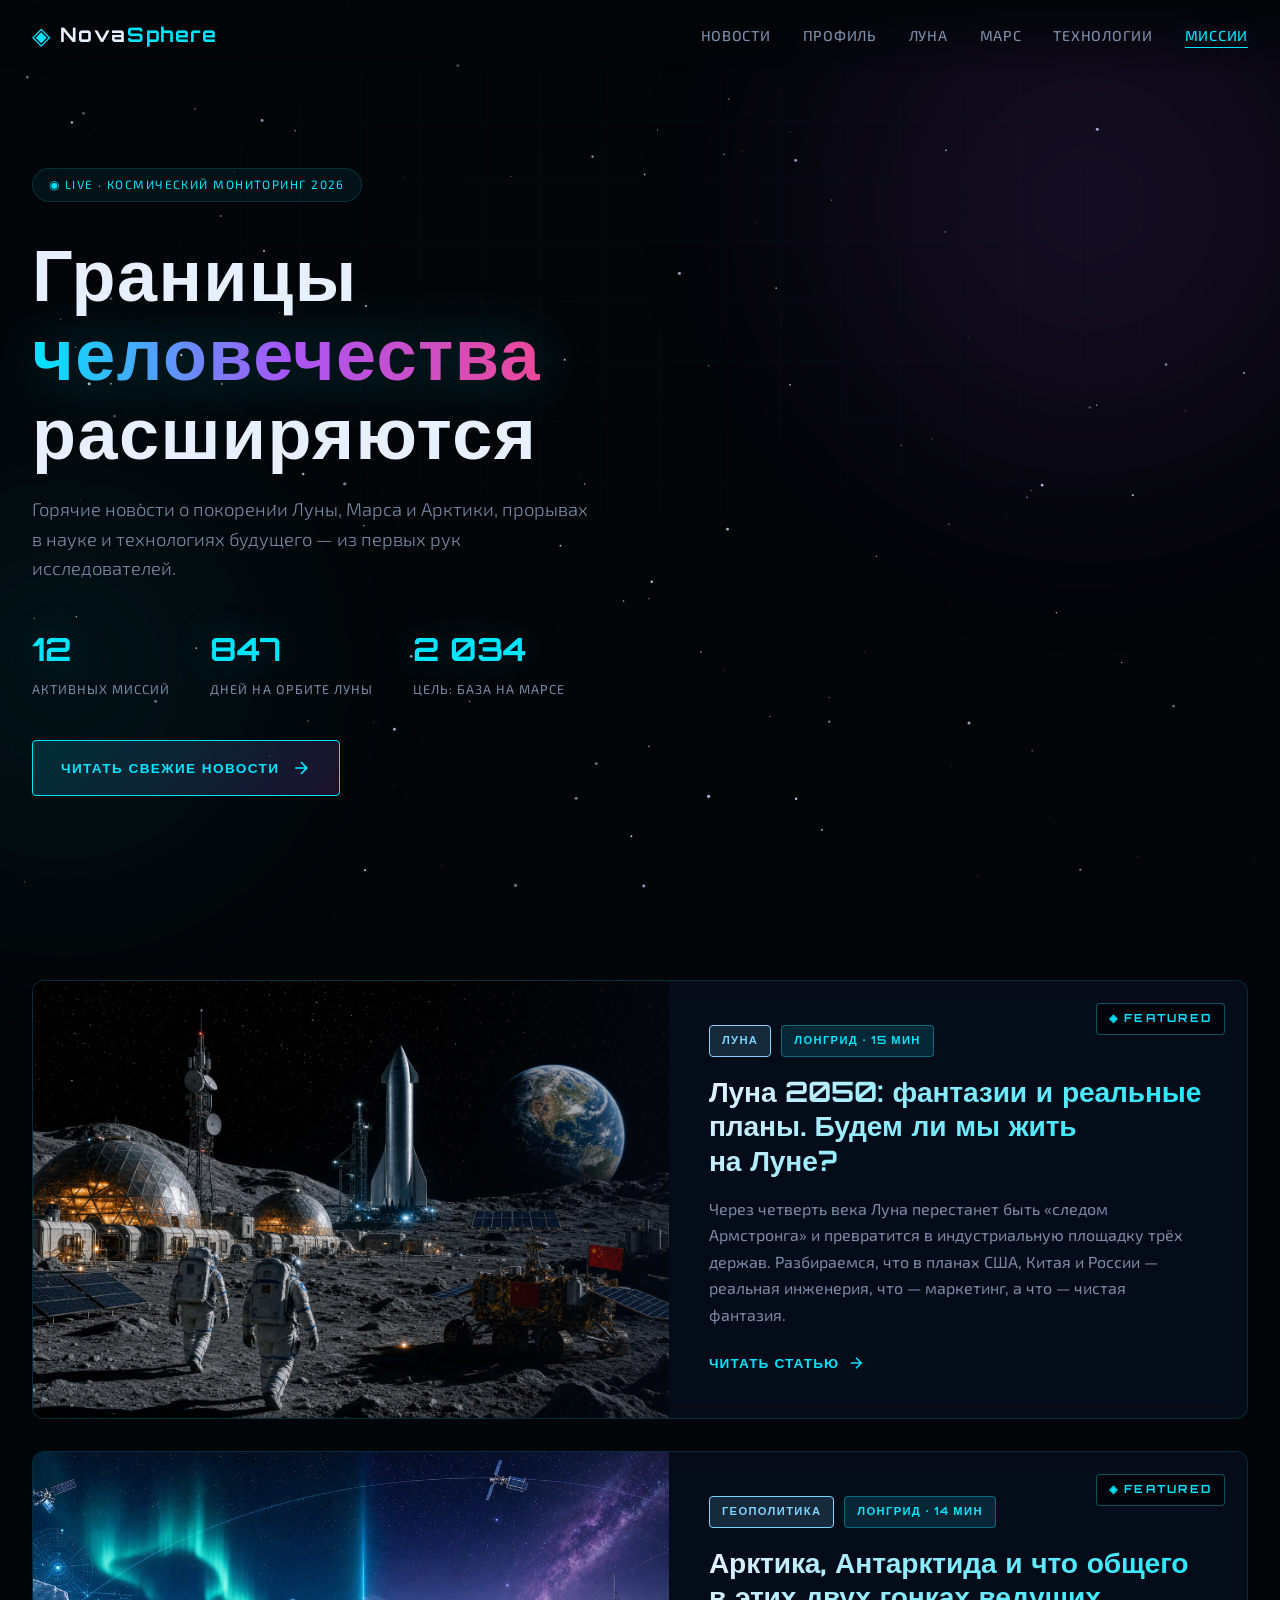
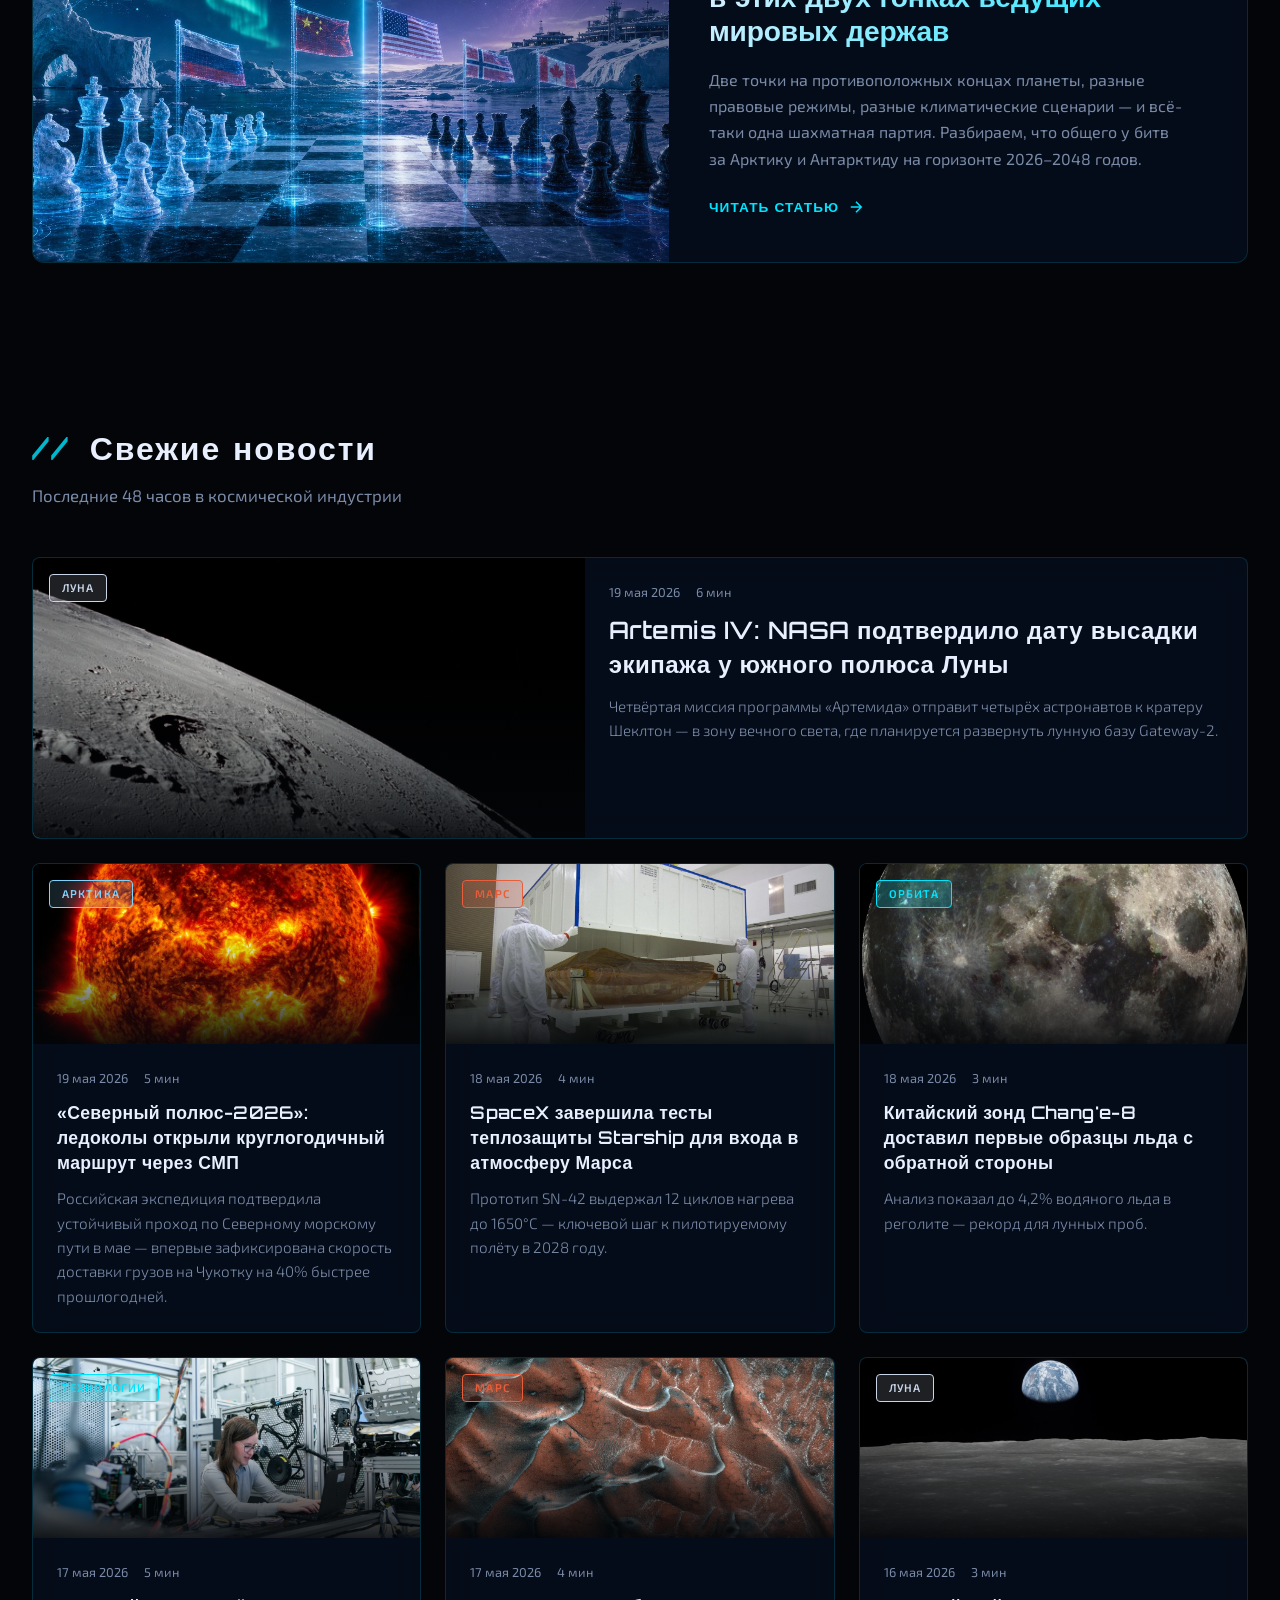
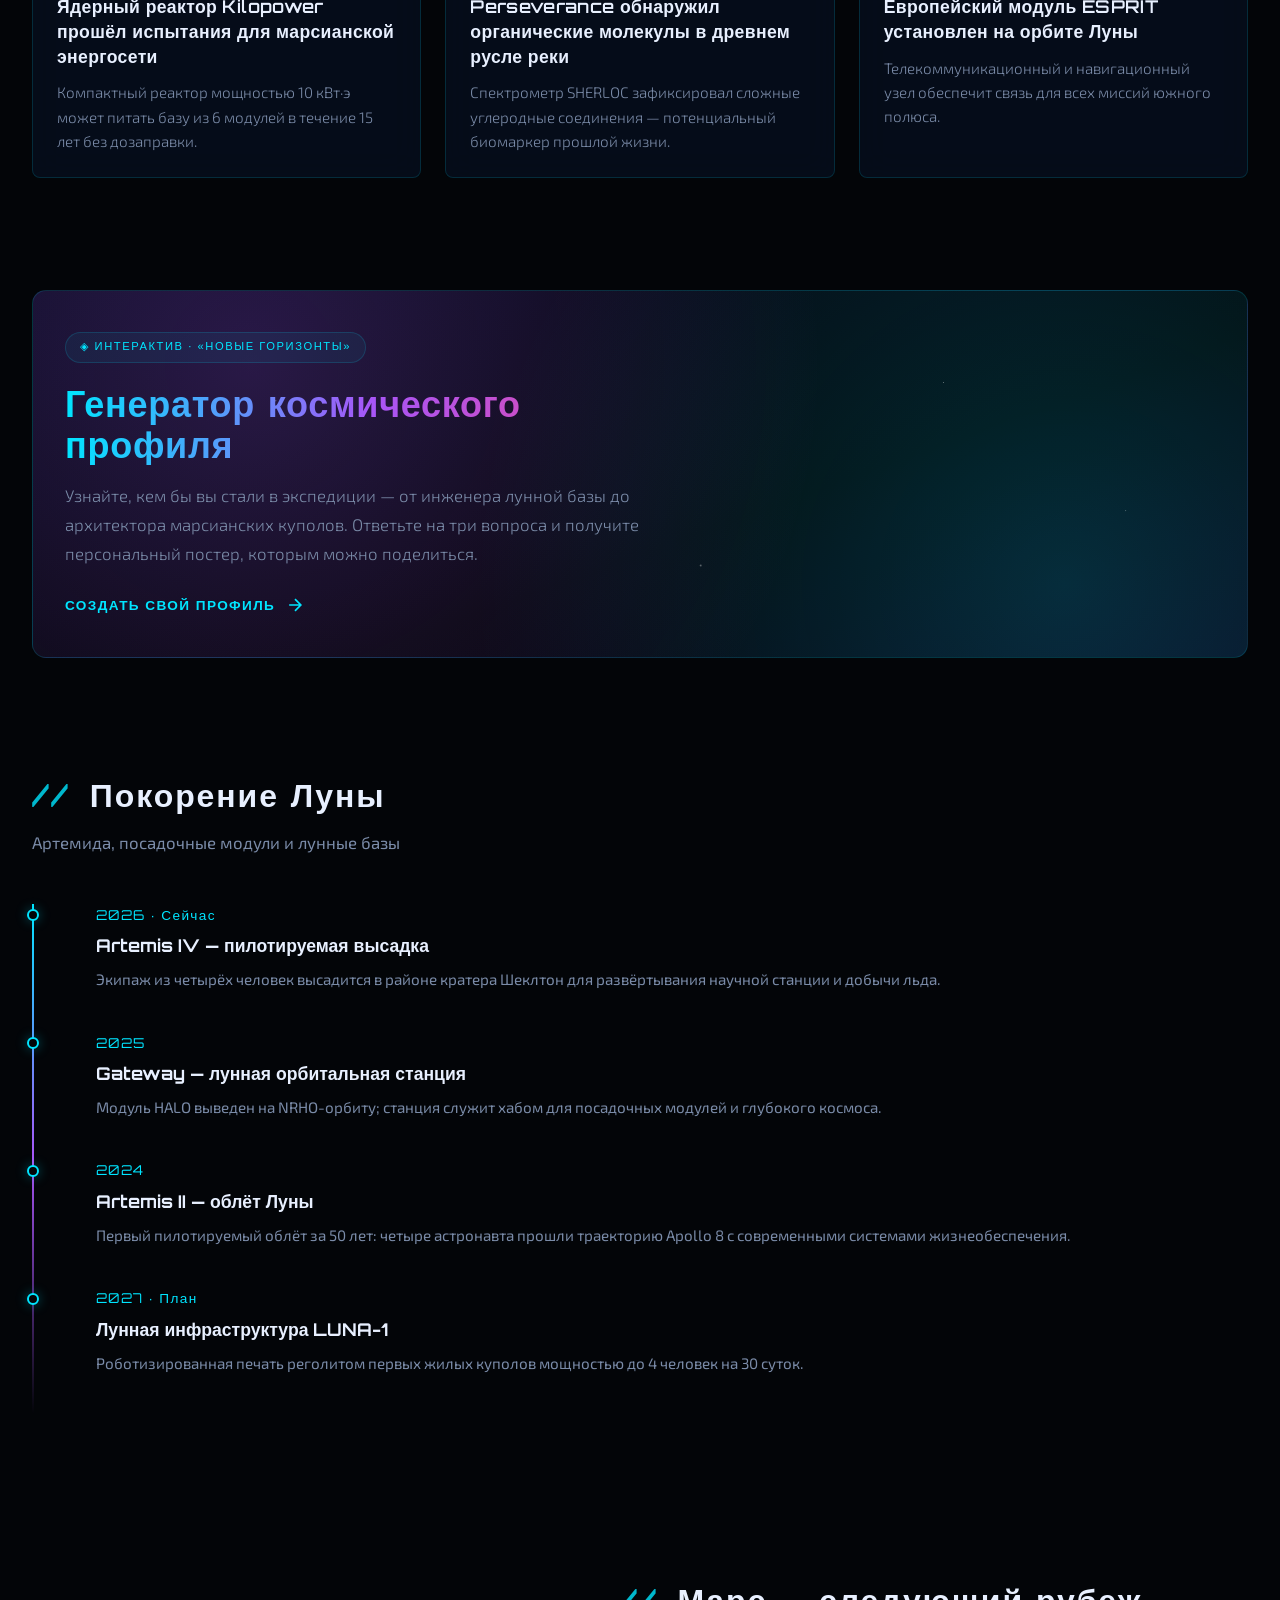
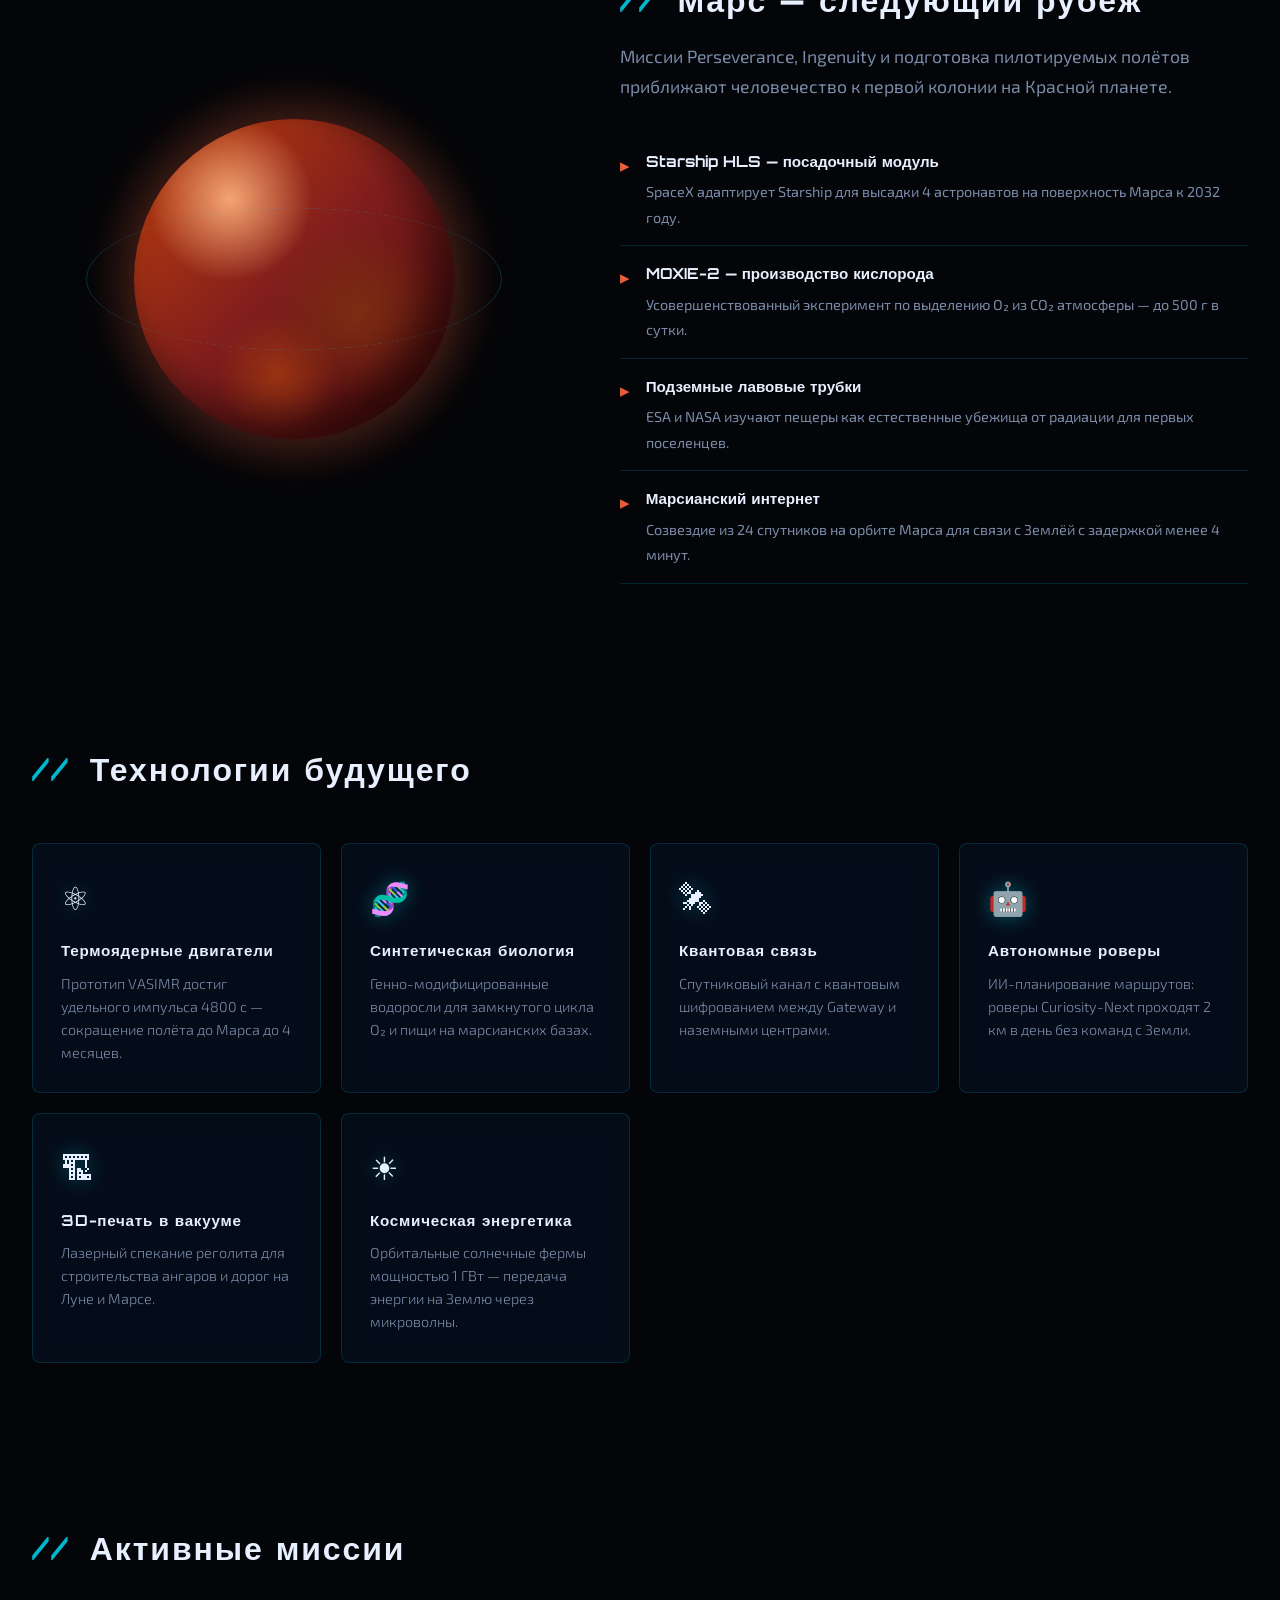
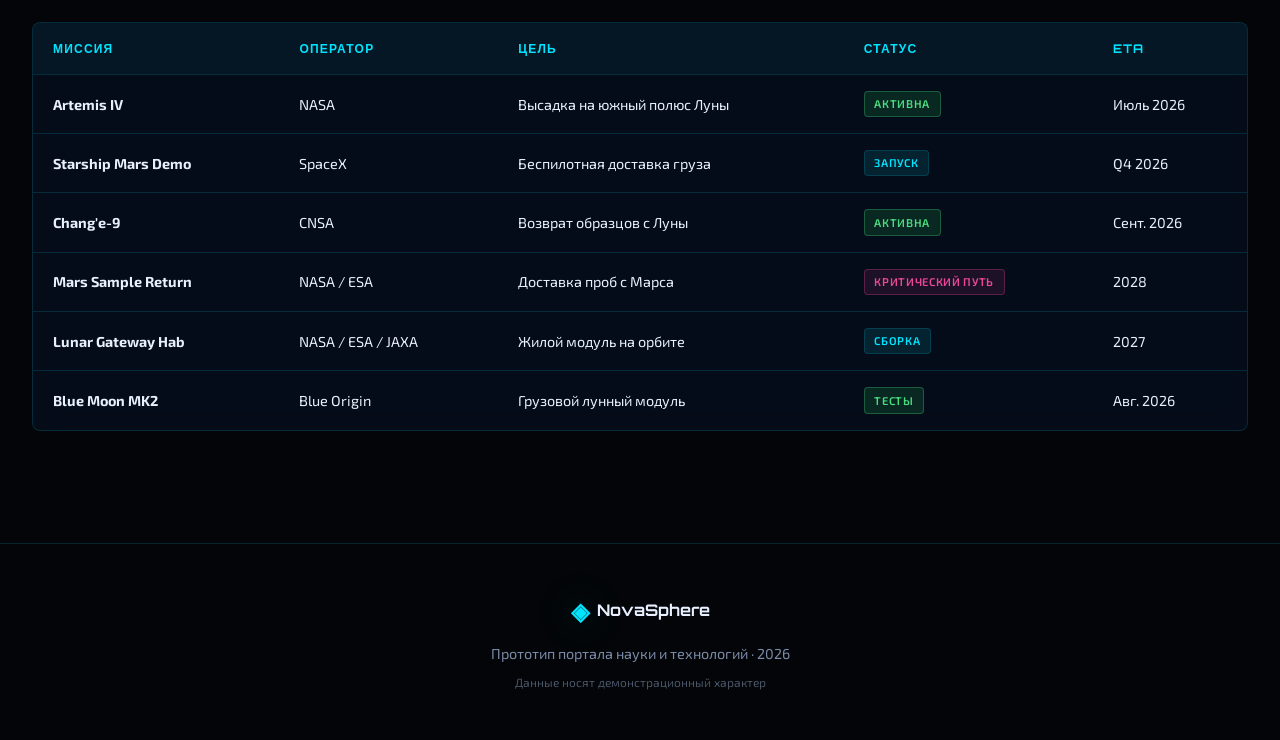
<file: index.html>
<!DOCTYPE html>
<html lang="ru">
<head>
  <meta charset="UTF-8" />
  <meta name="viewport" content="width=device-width, initial-scale=1.0" />
  <title>NovaSphere — Портал науки и космоса</title>
  <meta name="description" content="Горячие новости о покорении Луны, Марса и Арктики, прорывах в науке и технологиях будущего — из первых рук исследователей." />
  <link rel="canonical" href="https://vsivolgin.github.io/novasphere/" />

  <!-- ═══════════════════════════════════════════════════
       Open Graph — предпросмотр в Telegram, VK, WhatsApp,
       Facebook, Discord и других мессенджерах/соцсетях
  ════════════════════════════════════════════════════ -->
  <meta property="og:type"        content="website" />
  <meta property="og:site_name"   content="NovaSphere" />
  <meta property="og:locale"      content="ru_RU" />
  <meta property="og:url"         content="https://vsivolgin.github.io/novasphere/" />
  <meta property="og:title"       content="NovaSphere — Портал науки и космоса" />
  <meta property="og:description" content="Горячие новости о покорении Луны, Марса и Арктики, прорывах в науке и технологиях будущего — из первых рук исследователей." />
  <meta property="og:image"       content="https://vsivolgin.github.io/novasphere/og-preview.png" />
  <meta property="og:image:alt"   content="NovaSphere — Космический мониторинг 2026" />
  <meta property="og:image:type"  content="image/png" />
  <meta property="og:image:width"  content="1200" />
  <meta property="og:image:height" content="630" />

  <!-- ═══════════════════════════════════════════════════
       Twitter / X Card
  ════════════════════════════════════════════════════ -->
  <meta name="twitter:card"        content="summary_large_image" />
  <meta name="twitter:title"       content="NovaSphere — Портал науки и космоса" />
  <meta name="twitter:description" content="Горячие новости о покорении Луны, Марса и Арктики, прорывах в науке и технологиях будущего." />
  <meta name="twitter:image"       content="https://vsivolgin.github.io/novasphere/og-preview.png" />
  <meta name="twitter:image:alt"   content="NovaSphere — Космический мониторинг 2026" />

  <!-- Цвет заголовка браузера на мобильных -->
  <meta name="theme-color" content="#030508" />

  <!-- ═══════════════════════════════════════════════════
       Шрифты
  ════════════════════════════════════════════════════ -->
  <link rel="preconnect" href="https://fonts.googleapis.com" />
  <link rel="preconnect" href="https://fonts.gstatic.com" crossorigin />
  <link href="https://fonts.googleapis.com/css2?family=Orbitron:wght@400;600;700;900&family=Exo+2:wght@300;400;500;600&display=swap" rel="stylesheet" />

  <link rel="stylesheet" href="styles.css" />
</head>
<body>
  <canvas id="starfield" aria-hidden="true"></canvas>
  <div class="nebula nebula-1" aria-hidden="true"></div>
  <div class="nebula nebula-2" aria-hidden="true"></div>
  <div class="grid-overlay" aria-hidden="true"></div>

  <header class="header">
    <nav class="nav">
      <a href="#" class="logo">
        <span class="logo-icon">◈</span>
        <span class="logo-text">Nova<span>Sphere</span></span>
      </a>
      <ul class="nav-links">
        <li><a href="#news" class="active">Новости</a></li>
        <li><a href="#profile">Профиль</a></li>
        <li><a href="#moon">Луна</a></li>
        <li><a href="#mars">Марс</a></li>
        <li><a href="#tech">Технологии</a></li>
        <li><a href="#missions">Миссии</a></li>
      </ul>
      <button class="nav-toggle" aria-label="Меню" type="button">
        <span></span><span></span><span></span>
      </button>
    </nav>
  </header>

  <main>
    <section class="hero">
      <div class="hero-badge">◉ LIVE · Космический мониторинг 2026</div>
      <h1 class="hero-title">
        <span class="line">Границы</span>
        <span class="line accent">человечества</span>
        <span class="line">расширяются</span>
      </h1>
      <p class="hero-subtitle">
        Горячие новости о покорении Луны, Марса и Арктики, прорывах в науке
        и технологиях будущего — из первых рук исследователей.
      </p>
      <div class="hero-stats">
        <div class="stat">
          <span class="stat-value" data-count="12">0</span>
          <span class="stat-label">активных миссий</span>
        </div>
        <div class="stat">
          <span class="stat-value" data-count="847">0</span>
          <span class="stat-label">дней на орбите Луны</span>
        </div>
        <div class="stat">
          <span class="stat-value" data-count="2034">0</span>
          <span class="stat-label">цель: база на Марсе</span>
        </div>
      </div>
      <a href="#news" class="cta-btn">
        <span>Читать свежие новости</span>
        <svg width="20" height="20" viewBox="0 0 24 24" fill="none" stroke="currentColor" stroke-width="2">
          <path d="M5 12h14M12 5l7 7-7 7"/>
        </svg>
      </a>
    </section>

    <!-- ══ АНОНС ГЛАВНОЙ СТАТЬИ ══ -->
    <section class="section featured-article-section">
      <a href="article-moon-2050.html" class="featured-article">
        <div class="featured-article-img" style="background-image: url('images/article-moon-cover.jpg');"></div>
        <div class="featured-article-body">
          <div class="featured-article-meta">
            <span class="fa-chip arctic">Луна</span>
            <span class="fa-chip">Лонгрид · 15 мин</span>
          </div>
          <h2 class="featured-article-title">
            Луна&nbsp;2050: фантазии и&nbsp;реальные планы. Будем&nbsp;ли мы&nbsp;жить на&nbsp;Луне?
          </h2>
          <p class="featured-article-excerpt">
            Через четверть века Луна перестанет быть «следом Армстронга» и&nbsp;превратится в&nbsp;индустриальную площадку трёх держав. Разбираемся, что в&nbsp;планах США, Китая и&nbsp;России&nbsp;— реальная инженерия, что&nbsp;— маркетинг, а&nbsp;что&nbsp;— чистая фантазия.
          </p>
          <span class="featured-article-cta">
            Читать статью
            <svg width="18" height="18" viewBox="0 0 24 24" fill="none" stroke="currentColor" stroke-width="2">
              <path d="M5 12h14M12 5l7 7-7 7"/>
            </svg>
          </span>
        </div>
      </a>

      <a href="article-arctic-antarctica.html" class="featured-article" style="margin-top: 32px;">
        <div class="featured-article-img" style="background-image: url('images/article-cover.jpg');"></div>
        <div class="featured-article-body">
          <div class="featured-article-meta">
            <span class="fa-chip arctic">Геополитика</span>
            <span class="fa-chip">Лонгрид · 14 мин</span>
          </div>
          <h2 class="featured-article-title">
            Арктика, Антарктида и&nbsp;что общего в&nbsp;этих двух гонках ведущих мировых держав
          </h2>
          <p class="featured-article-excerpt">
            Две точки на&nbsp;противоположных концах планеты, разные правовые режимы, разные климатические сценарии&nbsp;— и&nbsp;всё-таки одна шахматная партия. Разбираем, что общего у&nbsp;битв за&nbsp;Арктику и&nbsp;Антарктиду на&nbsp;горизонте 2026–2048 годов.
          </p>
          <span class="featured-article-cta">
            Читать статью
            <svg width="18" height="18" viewBox="0 0 24 24" fill="none" stroke="currentColor" stroke-width="2">
              <path d="M5 12h14M12 5l7 7-7 7"/>
            </svg>
          </span>
        </div>
      </a>
    </section>

    <section id="news" class="section news-section">
      <div class="section-header">
        <h2 class="section-title">
          <span class="title-deco">//</span> Свежие новости
        </h2>
        <p class="section-desc">Последние 48 часов в космической индустрии</p>
      </div>
      <div class="news-grid" id="news-grid"></div>
    </section>

    <section id="profile" class="section profile-cta-section" aria-labelledby="profile-cta-title">
      <a href="cosmic-profile.html" class="profile-cta" aria-describedby="profile-cta-desc">
        <div class="profile-cta-glow" aria-hidden="true"></div>
        <div class="profile-cta-body">
          <span class="profile-cta-badge">◈ Интерактив · «Новые горизонты»</span>
          <h2 class="profile-cta-title" id="profile-cta-title">
            Генератор космического профиля
          </h2>
          <p class="profile-cta-desc" id="profile-cta-desc">
            Узнайте, кем бы вы стали в экспедиции — от инженера лунной базы до архитектора
            марсианских куполов. Ответьте на три вопроса и получите персональный постер,
            которым можно поделиться.
          </p>
          <span class="profile-cta-link">
            Создать свой профиль
            <svg width="20" height="20" viewBox="0 0 24 24" fill="none" stroke="currentColor" stroke-width="2" aria-hidden="true">
              <path d="M5 12h14M12 5l7 7-7 7"/>
            </svg>
          </span>
        </div>
      </a>
    </section>

    <section id="moon" class="section moon-section">
      <div class="section-header">
        <h2 class="section-title">
          <span class="title-deco">//</span> Покорение Луны
        </h2>
        <p class="section-desc">Артемида, посадочные модули и лунные базы</p>
      </div>
      <div class="timeline" id="moon-timeline"></div>
    </section>

    <section id="mars" class="section mars-section">
      <div class="planet-showcase">
        <div class="planet-visual mars-planet">
          <div class="planet-glow"></div>
          <div class="planet-surface"></div>
          <div class="orbit-ring"></div>
        </div>
        <div class="planet-content">
          <h2 class="section-title">
            <span class="title-deco">//</span> Марс — следующий рубеж
          </h2>
          <p class="mars-lead">
            Миссии Perseverance, Ingenuity и подготовка пилотируемых полётов
            приближают человечество к первой колонии на Красной планете.
          </p>
          <ul class="mars-highlights" id="mars-highlights"></ul>
        </div>
      </div>
    </section>

    <section id="tech" class="section tech-section">
      <div class="section-header">
        <h2 class="section-title">
          <span class="title-deco">//</span> Технологии будущего
        </h2>
      </div>
      <div class="tech-cards" id="tech-cards"></div>
    </section>

    <section id="missions" class="section missions-section">
      <div class="section-header">
        <h2 class="section-title">
          <span class="title-deco">//</span> Активные миссии
        </h2>
      </div>
      <div class="missions-table-wrap">
        <table class="missions-table">
          <thead>
            <tr>
              <th>Миссия</th>
              <th>Оператор</th>
              <th>Цель</th>
              <th>Статус</th>
              <th>ETA</th>
            </tr>
          </thead>
          <tbody id="missions-body"></tbody>
        </table>
      </div>
    </section>
  </main>

  <footer class="footer">
    <div class="footer-inner">
      <div class="footer-brand">
        <span class="logo-icon">◈</span>
        <span>NovaSphere</span>
      </div>
      <p class="footer-tagline">Прототип портала науки и технологий · 2026</p>
      <p class="footer-note">Данные носят демонстрационный характер</p>
    </div>
  </footer>

  <script src="app.js"></script>
</body>
</html>
</file>
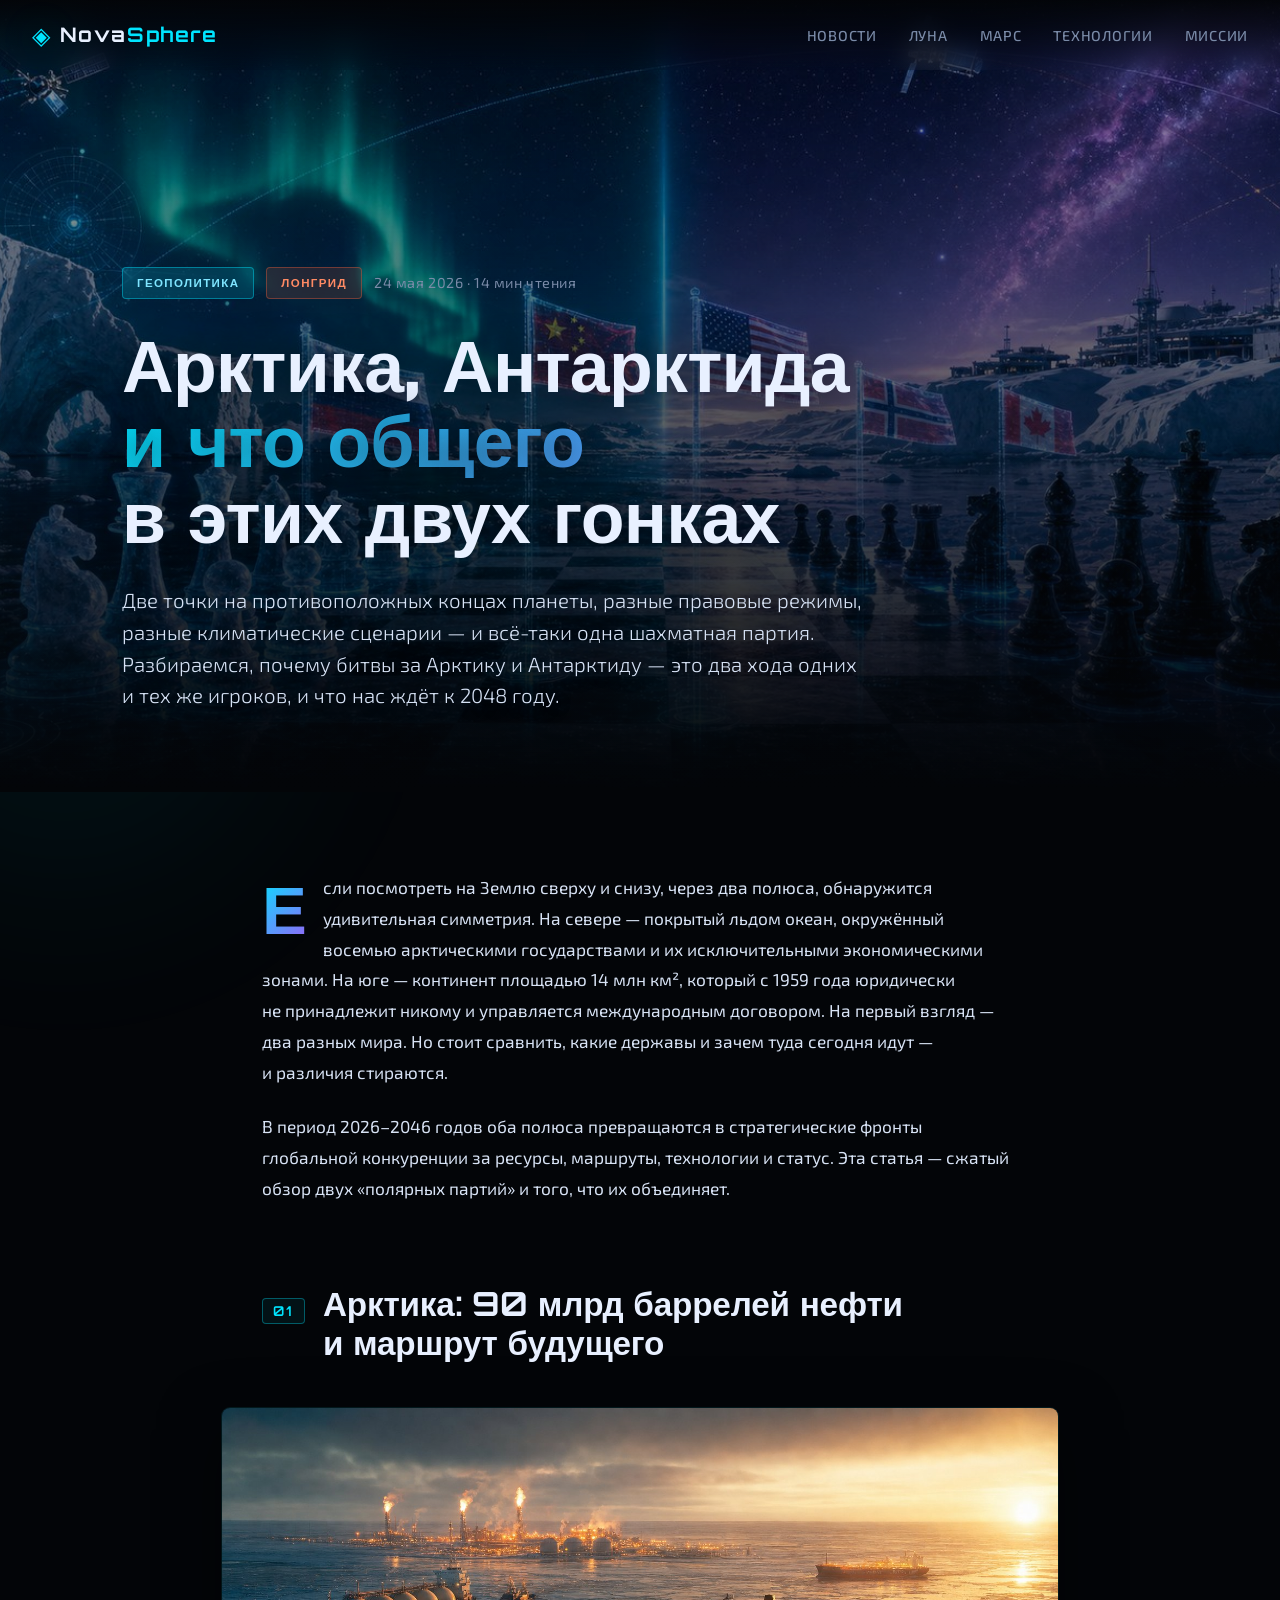
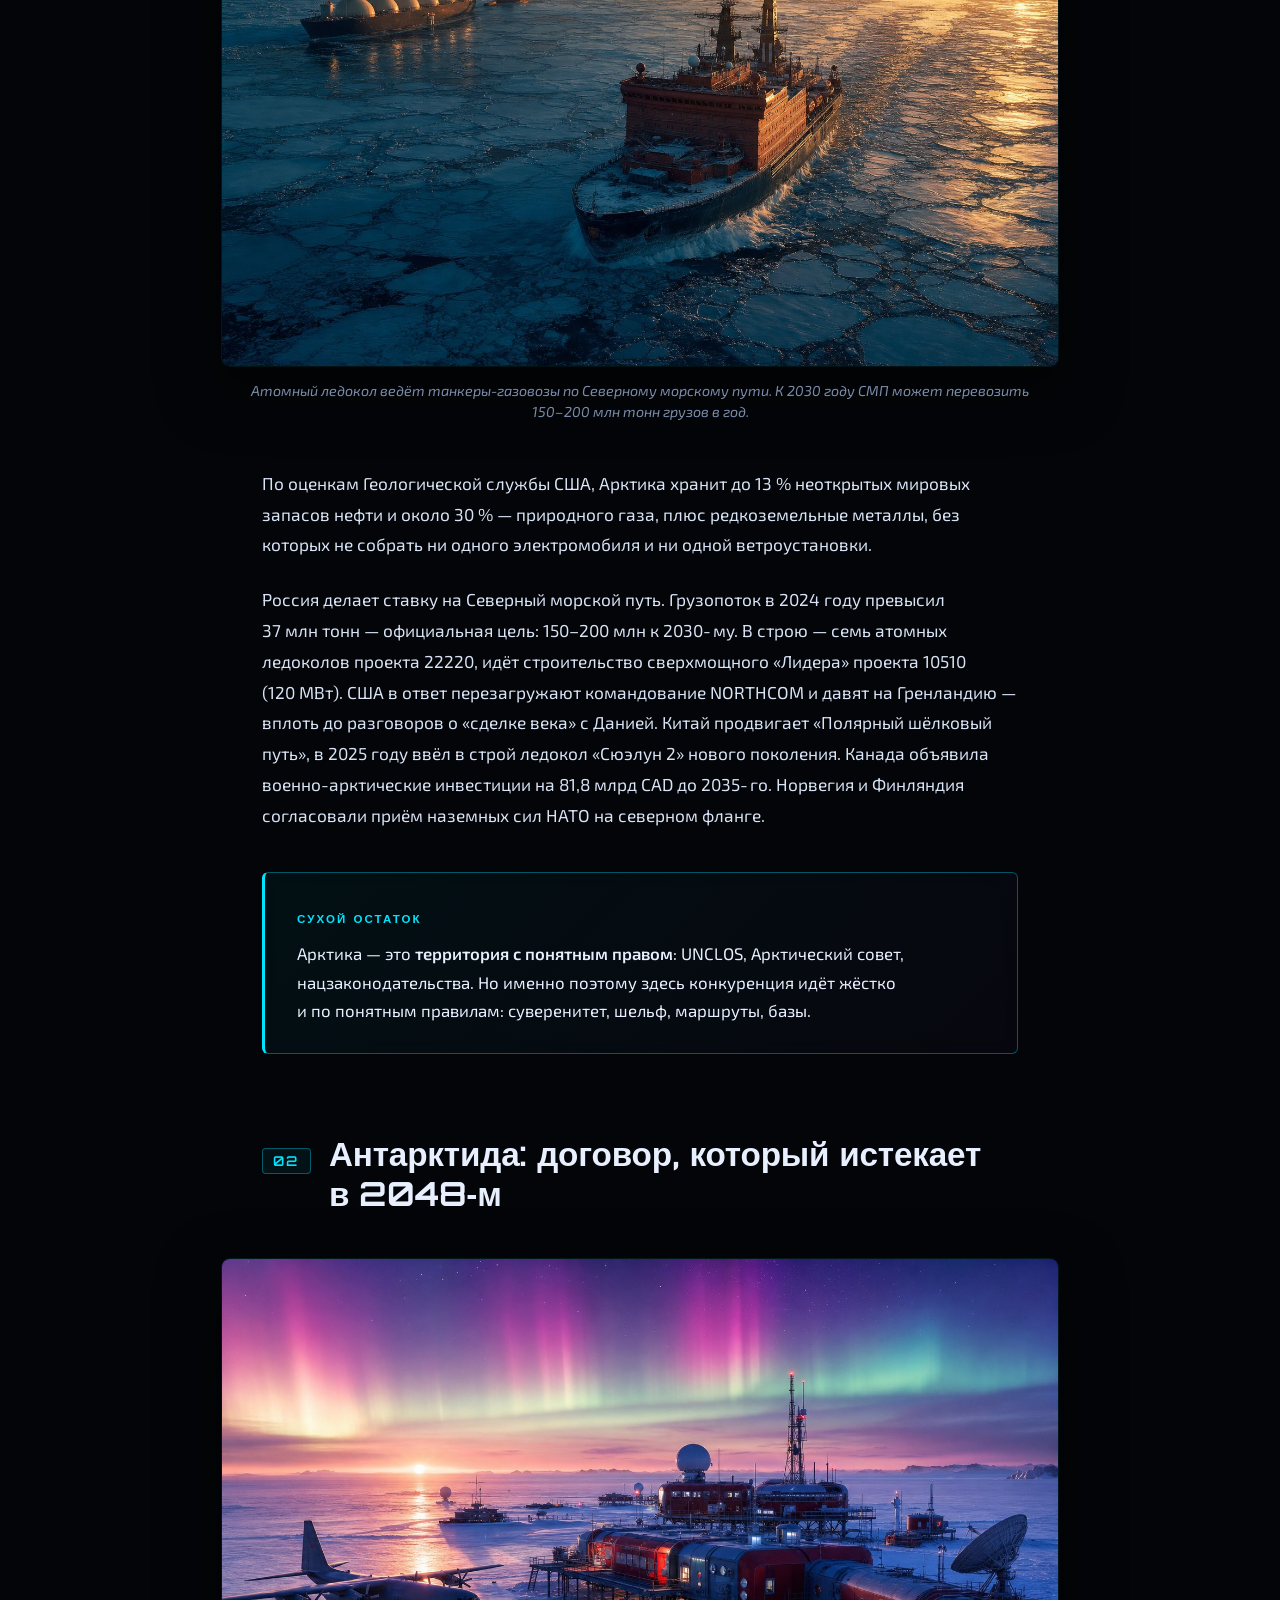
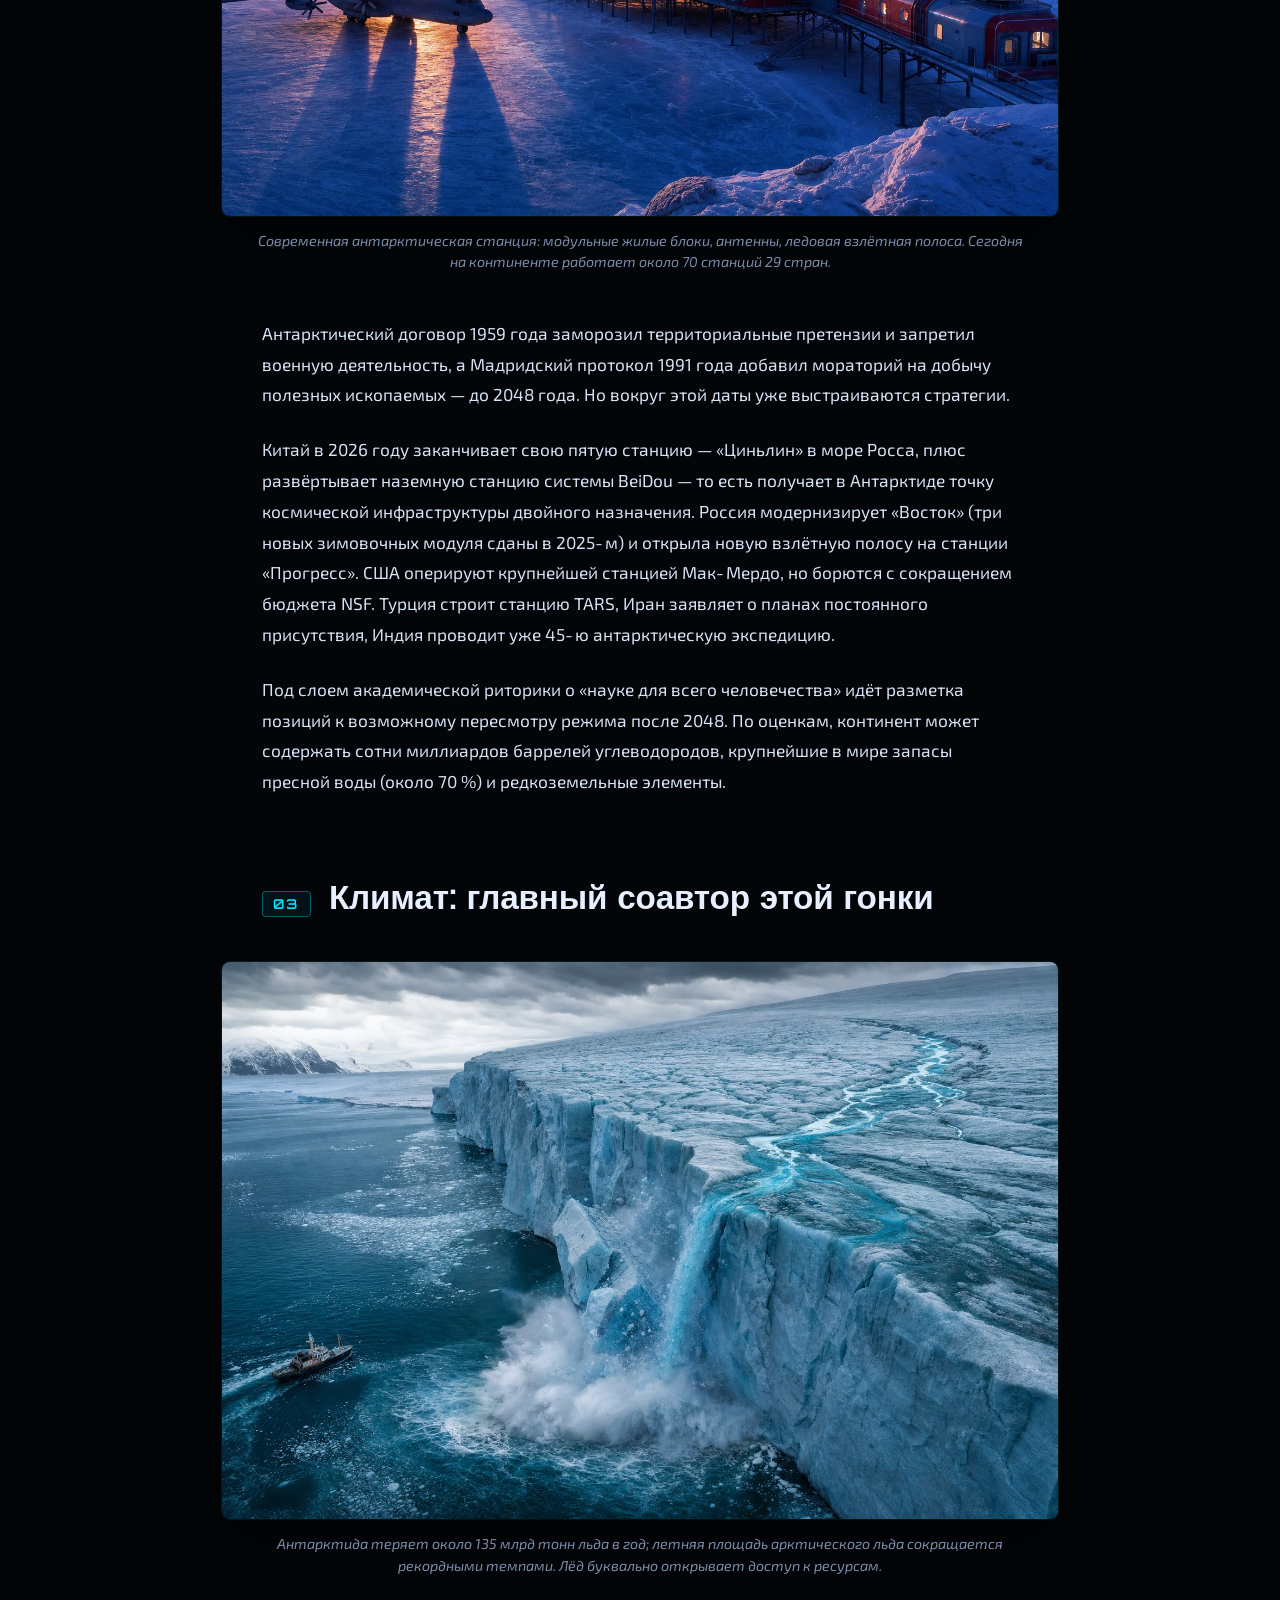
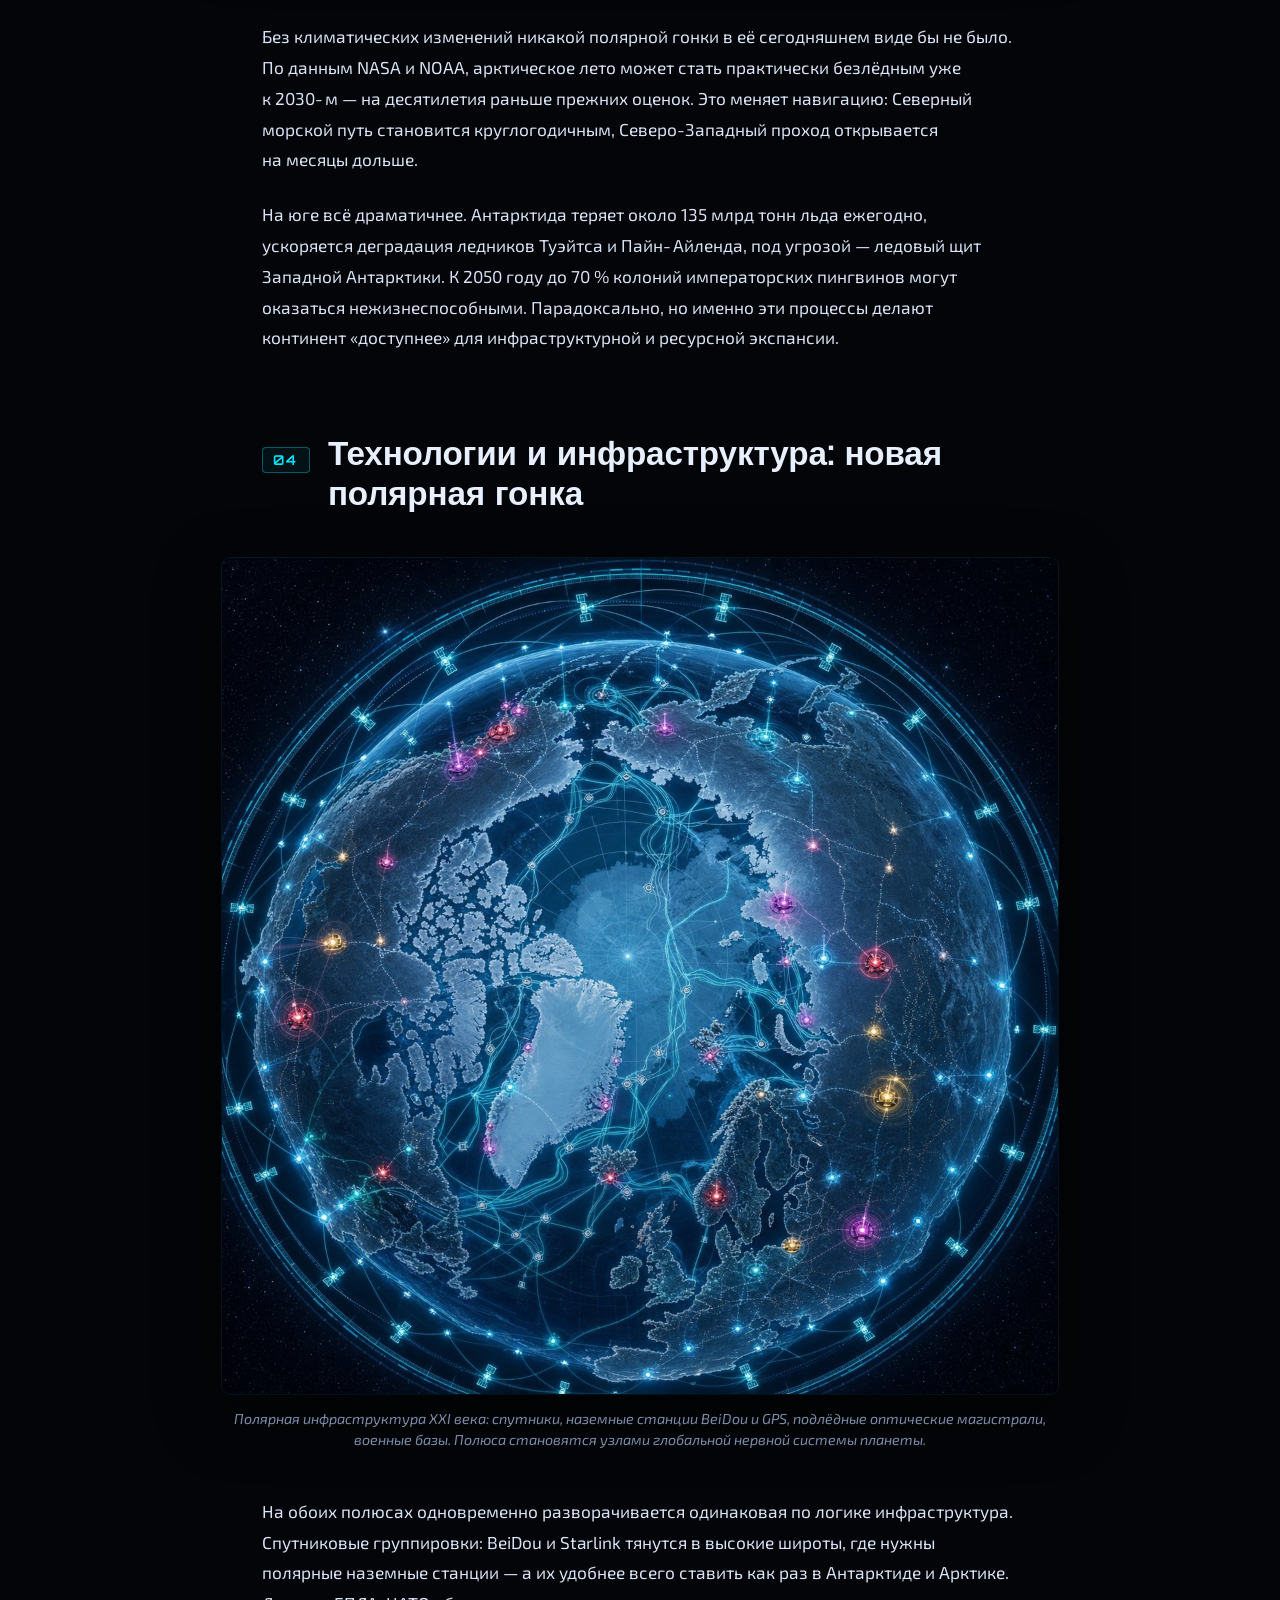
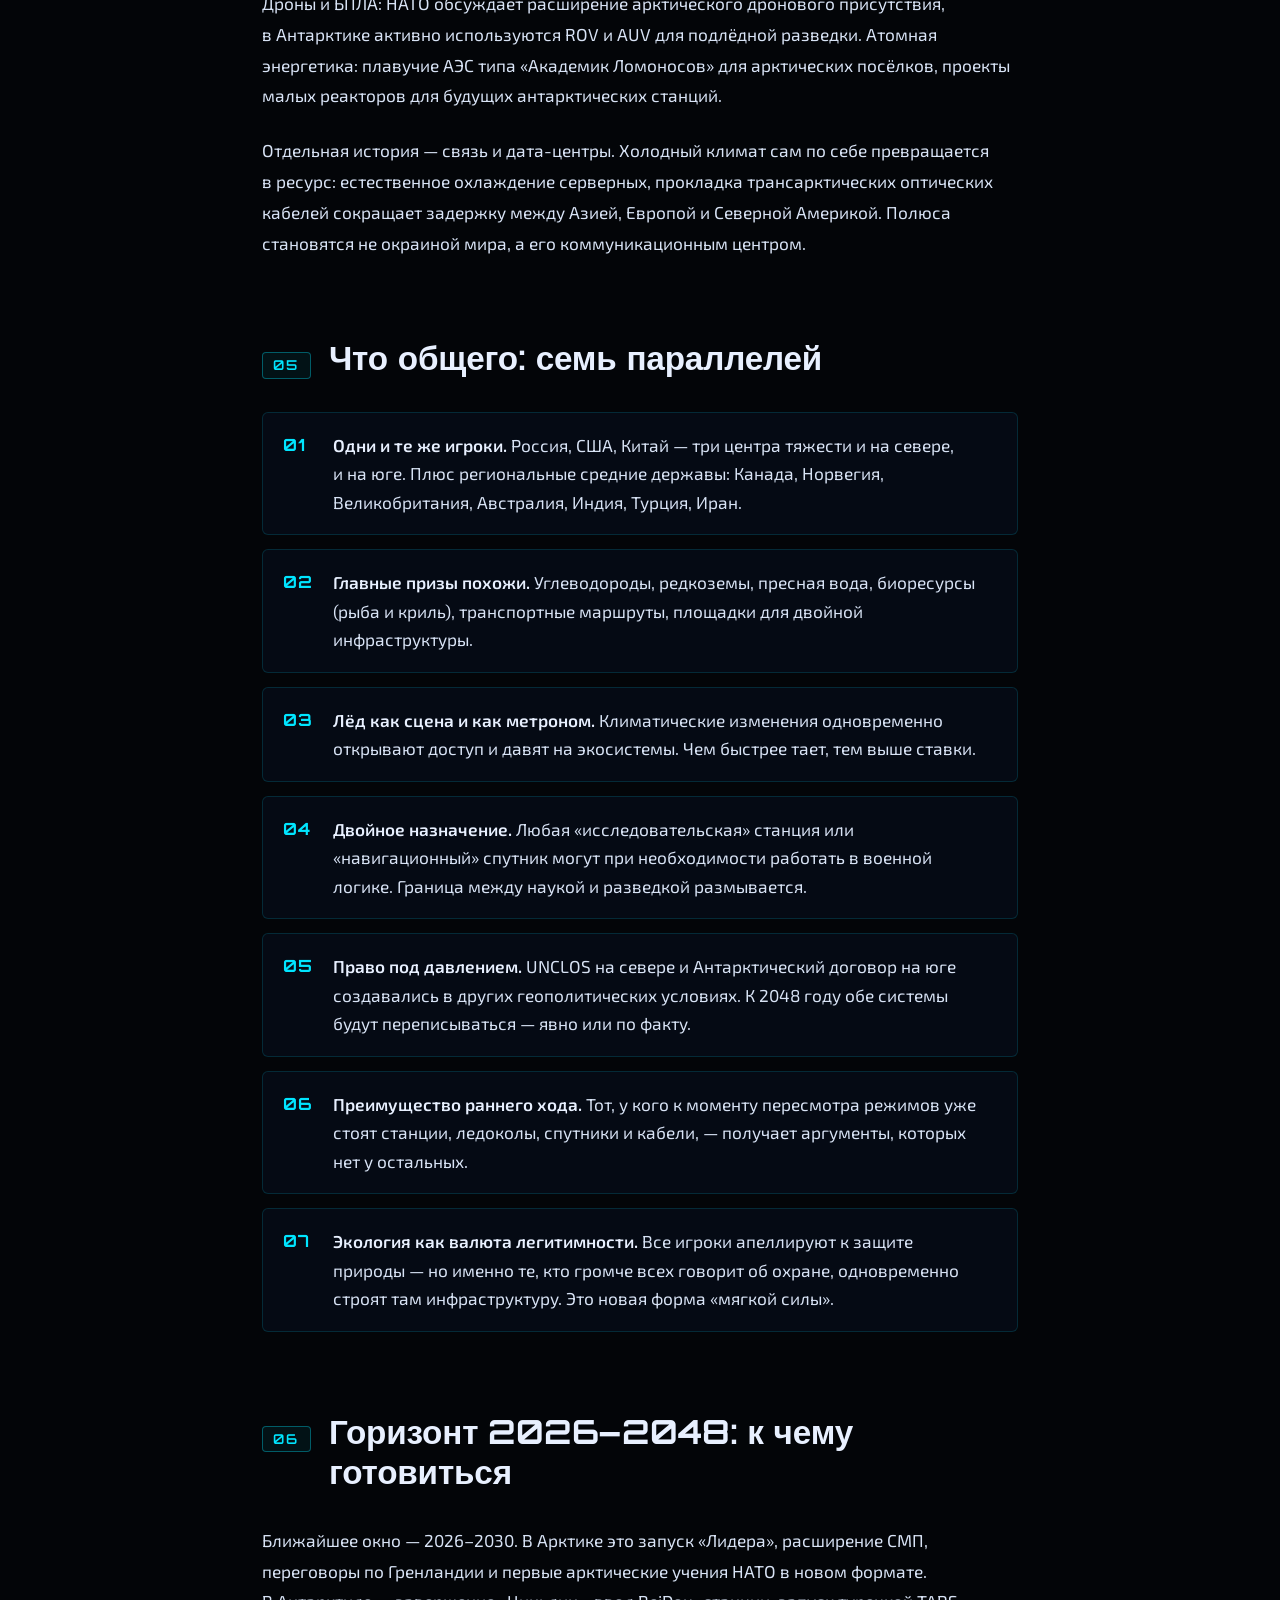
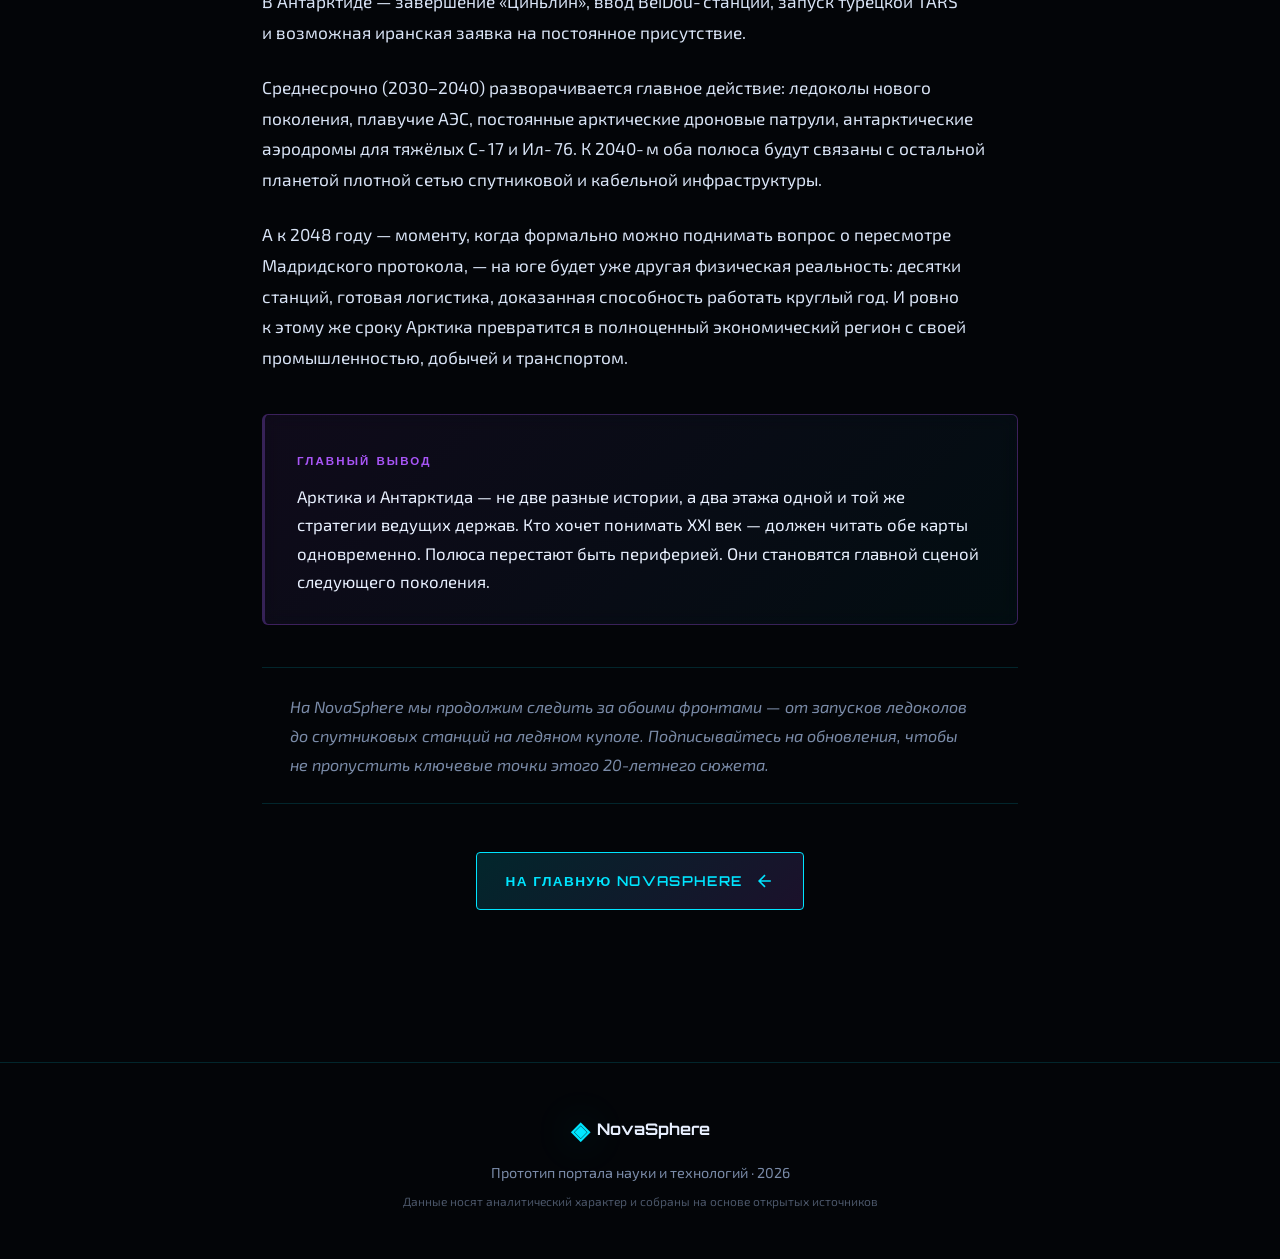
<file: article-arctic-antarctica.html>
<!DOCTYPE html>
<html lang="ru">
<head>
  <meta charset="UTF-8" />
  <meta name="viewport" content="width=device-width, initial-scale=1.0" />
  <title>Арктика, Антарктида и общее в гонке держав — NovaSphere</title>
  <meta name="description" content="Обзорная статья: что общего у битв за Арктику и Антарктиду — ресурсы, льды, стратегическая инфраструктура и горизонт 2026–2048 годов." />
  <link rel="canonical" href="https://vsivolgin.github.io/novasphere/article-arctic-antarctica.html" />

  <!-- Open Graph -->
  <meta property="og:type"        content="article" />
  <meta property="og:site_name"   content="NovaSphere" />
  <meta property="og:locale"      content="ru_RU" />
  <meta property="og:url"         content="https://vsivolgin.github.io/novasphere/article-arctic-antarctica.html" />
  <meta property="og:title"       content="Арктика, Антарктида и общее в гонке мировых держав" />
  <meta property="og:description" content="Две полярные шахматные партии планеты: что объединяет Арктику и Антарктиду в горизонте 2026–2048 годов." />
  <meta property="og:image"       content="https://vsivolgin.github.io/novasphere/images/article-cover.jpg" />
  <meta property="og:image:alt"   content="Арктика и Антарктида — геополитическая шахматная партия" />
  <meta property="og:image:width"  content="1600" />
  <meta property="og:image:height" content="757" />

  <meta name="twitter:card"        content="summary_large_image" />
  <meta name="twitter:title"       content="Арктика, Антарктида и общее в гонке мировых держав" />
  <meta name="twitter:description" content="Две полярные шахматные партии планеты — что объединяет Арктику и Антарктиду." />
  <meta name="twitter:image"       content="https://vsivolgin.github.io/novasphere/images/article-cover.jpg" />

  <meta name="theme-color" content="#030508" />

  <link rel="preconnect" href="https://fonts.googleapis.com" />
  <link rel="preconnect" href="https://fonts.gstatic.com" crossorigin />
  <link href="https://fonts.googleapis.com/css2?family=Orbitron:wght@400;600;700;900&family=Exo+2:wght@300;400;500;600;700&display=swap" rel="stylesheet" />

  <link rel="stylesheet" href="styles.css" />
  <link rel="stylesheet" href="article.css" />
</head>
<body>
  <canvas id="starfield" aria-hidden="true"></canvas>
  <div class="nebula nebula-1" aria-hidden="true"></div>
  <div class="nebula nebula-2" aria-hidden="true"></div>
  <div class="grid-overlay" aria-hidden="true"></div>

  <header class="header">
    <nav class="nav">
      <a href="index.html" class="logo">
        <span class="logo-icon">◈</span>
        <span class="logo-text">Nova<span>Sphere</span></span>
      </a>
      <ul class="nav-links">
        <li><a href="index.html#news">Новости</a></li>
        <li><a href="index.html#moon">Луна</a></li>
        <li><a href="index.html#mars">Марс</a></li>
        <li><a href="index.html#tech">Технологии</a></li>
        <li><a href="index.html#missions">Миссии</a></li>
      </ul>
      <button class="nav-toggle" aria-label="Меню" type="button">
        <span></span><span></span><span></span>
      </button>
    </nav>
  </header>

  <main>
    <article class="article">
      <!-- ════════ ОБЛОЖКА ════════ -->
      <section class="article-hero">
        <div class="article-hero-img" style="background-image: url('images/article-cover.jpg');"></div>
        <div class="article-hero-overlay"></div>
        <div class="article-hero-content">
          <div class="article-meta">
            <span class="article-tag arctic">Геополитика</span>
            <span class="article-tag mars">Лонгрид</span>
            <span class="article-date">24 мая 2026 · 14 мин чтения</span>
          </div>
          <h1 class="article-title">
            <span class="line">Арктика, Антарктида</span>
            <span class="line accent">и&nbsp;что общего</span>
            <span class="line">в&nbsp;этих двух гонках</span>
          </h1>
          <p class="article-lead">
            Две точки на&nbsp;противоположных концах планеты, разные правовые режимы,
            разные климатические сценарии&nbsp;— и&nbsp;всё-таки одна шахматная партия.
            Разбираемся, почему битвы за&nbsp;Арктику и&nbsp;Антарктиду&nbsp;— это два хода
            одних и&nbsp;тех же игроков, и&nbsp;что нас ждёт к&nbsp;2048&nbsp;году.
          </p>
        </div>
      </section>

      <!-- ════════ ТЕКСТ СТАТЬИ ════════ -->
      <div class="article-body">

        <p class="dropcap">
          Если посмотреть на&nbsp;Землю сверху и&nbsp;снизу, через два полюса, обнаружится
          удивительная симметрия. На&nbsp;севере&nbsp;— покрытый льдом океан, окружённый
          восемью арктическими государствами и&nbsp;их&nbsp;исключительными экономическими
          зонами. На&nbsp;юге&nbsp;— континент площадью 14&nbsp;млн&nbsp;км², который
          с&nbsp;1959&nbsp;года юридически не&nbsp;принадлежит никому и&nbsp;управляется
          международным договором. На&nbsp;первый взгляд&nbsp;— два разных мира.
          Но&nbsp;стоит сравнить, какие державы и&nbsp;зачем туда сегодня идут&nbsp;— и&nbsp;различия
          стираются.
        </p>

        <p>
          В&nbsp;период 2026–2046&nbsp;годов оба полюса превращаются в&nbsp;стратегические
          фронты глобальной конкуренции за&nbsp;ресурсы, маршруты, технологии и&nbsp;статус.
          Эта статья&nbsp;— сжатый обзор двух «полярных партий» и&nbsp;того, что их&nbsp;объединяет.
        </p>

        <h2><span class="hh">01</span> Арктика: 90&nbsp;млрд баррелей нефти и&nbsp;маршрут будущего</h2>

        <figure class="article-figure">
          <img src="images/article-arctic-route.jpg" alt="Атомный ледокол ведёт танкеры-газовозы по Северному морскому пути на закате" loading="lazy" />
          <figcaption>
            Атомный ледокол ведёт танкеры-газовозы по&nbsp;Северному морскому пути.
            К&nbsp;2030&nbsp;году СМП может перевозить 150–200&nbsp;млн&nbsp;тонн грузов в&nbsp;год.
          </figcaption>
        </figure>

        <p>
          По&nbsp;оценкам Геологической службы США, Арктика хранит до&nbsp;13&nbsp;%
          неоткрытых мировых запасов нефти и&nbsp;около&nbsp;30&nbsp;%&nbsp;— природного газа,
          плюс редкоземельные металлы, без которых не&nbsp;собрать ни&nbsp;одного электромобиля
          и&nbsp;ни&nbsp;одной ветроустановки.
        </p>

        <p>
          Россия делает ставку на&nbsp;Северный морской путь. Грузопоток в&nbsp;2024&nbsp;году
          превысил 37&nbsp;млн&nbsp;тонн&nbsp;— официальная цель: 150–200&nbsp;млн к&nbsp;2030‑му.
          В&nbsp;строю&nbsp;— семь атомных ледоколов проекта&nbsp;22220, идёт строительство
          сверхмощного «Лидера» проекта 10510 (120&nbsp;МВт). США в&nbsp;ответ перезагружают
          командование&nbsp;NORTHCOM и&nbsp;давят на&nbsp;Гренландию&nbsp;— вплоть до&nbsp;разговоров
          о&nbsp;«сделке века» с&nbsp;Данией. Китай продвигает «Полярный шёлковый путь»,
          в&nbsp;2025&nbsp;году ввёл в&nbsp;строй ледокол «Сюэлун&nbsp;2» нового поколения.
          Канада объявила военно-арктические инвестиции на&nbsp;81,8&nbsp;млрд&nbsp;CAD до&nbsp;2035‑го.
          Норвегия и&nbsp;Финляндия согласовали приём наземных сил НАТО на&nbsp;северном фланге.
        </p>

        <div class="callout">
          <span class="callout-tag">Сухой остаток</span>
          <p>
            Арктика&nbsp;— это <strong>территория с&nbsp;понятным правом</strong>: UNCLOS,
            Арктический совет, нацзаконодательства. Но&nbsp;именно поэтому здесь
            конкуренция идёт жёстко и&nbsp;по&nbsp;понятным правилам: суверенитет, шельф,
            маршруты, базы.
          </p>
        </div>

        <h2><span class="hh">02</span> Антарктида: договор, который истекает в&nbsp;2048‑м</h2>

        <figure class="article-figure">
          <img src="images/article-antarctic-station.jpg" alt="Антарктическая исследовательская станция и транспортный самолёт под южным полярным сиянием" loading="lazy" />
          <figcaption>
            Современная антарктическая станция: модульные жилые блоки, антенны,
            ледовая взлётная полоса. Сегодня на&nbsp;континенте работает около 70&nbsp;станций 29&nbsp;стран.
          </figcaption>
        </figure>

        <p>
          Антарктический договор 1959&nbsp;года заморозил территориальные претензии и&nbsp;запретил
          военную деятельность, а&nbsp;Мадридский протокол 1991&nbsp;года добавил мораторий
          на&nbsp;добычу полезных ископаемых&nbsp;— до&nbsp;2048&nbsp;года. Но&nbsp;вокруг этой даты
          уже выстраиваются стратегии.
        </p>

        <p>
          Китай в&nbsp;2026&nbsp;году заканчивает свою пятую станцию&nbsp;— «Циньлин»
          в&nbsp;море Росса, плюс развёртывает наземную станцию системы BeiDou&nbsp;— то&nbsp;есть
          получает в&nbsp;Антарктиде точку космической инфраструктуры двойного назначения.
          Россия модернизирует «Восток» (три новых зимовочных модуля сданы в&nbsp;2025‑м)
          и&nbsp;открыла новую взлётную полосу на&nbsp;станции «Прогресс». США оперируют
          крупнейшей станцией Мак‑Мердо, но&nbsp;борются с&nbsp;сокращением бюджета&nbsp;NSF.
          Турция строит станцию TARS, Иран заявляет о&nbsp;планах постоянного присутствия,
          Индия проводит уже 45‑ю антарктическую экспедицию.
        </p>

        <p>
          Под слоем академической риторики о&nbsp;«науке для всего человечества» идёт
          разметка позиций к&nbsp;возможному пересмотру режима после&nbsp;2048.
          По&nbsp;оценкам, континент может содержать сотни миллиардов баррелей углеводородов,
          крупнейшие в&nbsp;мире запасы пресной воды (около 70&nbsp;%) и&nbsp;редкоземельные элементы.
        </p>

        <h2><span class="hh">03</span> Климат: главный соавтор этой гонки</h2>

        <figure class="article-figure">
          <img src="images/article-melting-ice.jpg" alt="Откол гигантского айсберга от ледника — таяние полярных льдов" loading="lazy" />
          <figcaption>
            Антарктида теряет около 135&nbsp;млрд&nbsp;тонн льда в&nbsp;год; летняя площадь
            арктического льда сокращается рекордными темпами. Лёд буквально открывает
            доступ к&nbsp;ресурсам.
          </figcaption>
        </figure>

        <p>
          Без климатических изменений никакой полярной гонки в&nbsp;её&nbsp;сегодняшнем виде
          бы&nbsp;не&nbsp;было. По&nbsp;данным NASA и&nbsp;NOAA, арктическое лето может стать
          практически безлёдным уже к&nbsp;2030‑м&nbsp;— на&nbsp;десятилетия раньше прежних
          оценок. Это меняет навигацию: Северный морской путь становится круглогодичным,
          Северо-Западный проход открывается на&nbsp;месяцы дольше.
        </p>

        <p>
          На&nbsp;юге всё драматичнее. Антарктида теряет около 135&nbsp;млрд&nbsp;тонн льда
          ежегодно, ускоряется деградация ледников Туэйтса и&nbsp;Пайн‑Айленда,
          под&nbsp;угрозой&nbsp;— ледовый щит Западной Антарктики. К&nbsp;2050&nbsp;году
          до&nbsp;70&nbsp;%&nbsp;колоний императорских пингвинов могут оказаться нежизнеспособными.
          Парадоксально, но&nbsp;именно эти процессы делают континент «доступнее» для
          инфраструктурной и&nbsp;ресурсной экспансии.
        </p>

        <h2><span class="hh">04</span> Технологии и&nbsp;инфраструктура: новая полярная гонка</h2>

        <figure class="article-figure">
          <img src="images/article-tech-race.jpg" alt="Полярная проекция Земли с орбитами спутников, наземными станциями и оптическими кабелями" loading="lazy" />
          <figcaption>
            Полярная инфраструктура&nbsp;XXI&nbsp;века: спутники, наземные станции BeiDou и&nbsp;GPS,
            подлёдные оптические магистрали, военные базы. Полюса становятся узлами
            глобальной нервной системы планеты.
          </figcaption>
        </figure>

        <p>
          На&nbsp;обоих полюсах одновременно разворачивается одинаковая по&nbsp;логике
          инфраструктура. Спутниковые группировки: BeiDou и&nbsp;Starlink тянутся
          в&nbsp;высокие широты, где нужны полярные наземные станции&nbsp;— а&nbsp;их&nbsp;удобнее
          всего ставить как раз в&nbsp;Антарктиде и&nbsp;Арктике. Дроны и&nbsp;БПЛА:
          НАТО обсуждает расширение арктического дронового присутствия, в&nbsp;Антарктике
          активно используются ROV и&nbsp;AUV для подлёдной разведки. Атомная энергетика:
          плавучие АЭС типа «Академик Ломоносов» для арктических посёлков, проекты малых
          реакторов для будущих антарктических станций.
        </p>

        <p>
          Отдельная история&nbsp;— связь и&nbsp;дата-центры. Холодный климат сам по&nbsp;себе
          превращается в&nbsp;ресурс: естественное охлаждение серверных, прокладка
          трансарктических оптических кабелей сокращает задержку между Азией, Европой
          и&nbsp;Северной Америкой. Полюса становятся не&nbsp;окраиной мира, а&nbsp;его коммуникационным
          центром.
        </p>

        <h2><span class="hh">05</span> Что общего: семь параллелей</h2>

        <ol class="parallels">
          <li>
            <strong>Одни и&nbsp;те&nbsp;же игроки.</strong> Россия, США, Китай&nbsp;— три центра тяжести
            и&nbsp;на&nbsp;севере, и&nbsp;на&nbsp;юге. Плюс региональные средние державы: Канада,
            Норвегия, Великобритания, Австралия, Индия, Турция, Иран.
          </li>
          <li>
            <strong>Главные призы похожи.</strong> Углеводороды, редкоземы, пресная вода,
            биоресурсы (рыба и&nbsp;криль), транспортные маршруты, площадки для двойной
            инфраструктуры.
          </li>
          <li>
            <strong>Лёд как сцена и&nbsp;как метроном.</strong> Климатические изменения
            одновременно открывают доступ и&nbsp;давят на&nbsp;экосистемы. Чем быстрее тает,
            тем выше ставки.
          </li>
          <li>
            <strong>Двойное назначение.</strong> Любая «исследовательская» станция или
            «навигационный» спутник могут при необходимости работать в&nbsp;военной логике.
            Граница между наукой и&nbsp;разведкой размывается.
          </li>
          <li>
            <strong>Право под давлением.</strong> UNCLOS на&nbsp;севере и&nbsp;Антарктический
            договор на&nbsp;юге создавались в&nbsp;других геополитических условиях. К&nbsp;2048&nbsp;году
            обе системы будут переписываться&nbsp;— явно или по&nbsp;факту.
          </li>
          <li>
            <strong>Преимущество раннего хода.</strong> Тот, у&nbsp;кого к&nbsp;моменту пересмотра
            режимов уже стоят станции, ледоколы, спутники и&nbsp;кабели,&nbsp;— получает
            аргументы, которых нет у&nbsp;остальных.
          </li>
          <li>
            <strong>Экология как валюта легитимности.</strong> Все игроки апеллируют к&nbsp;защите
            природы&nbsp;— но&nbsp;именно те, кто громче всех говорит об&nbsp;охране,
            одновременно строят там инфраструктуру. Это новая форма «мягкой силы».
          </li>
        </ol>

        <h2><span class="hh">06</span> Горизонт 2026–2048: к&nbsp;чему готовиться</h2>

        <p>
          Ближайшее окно&nbsp;— 2026–2030. В&nbsp;Арктике это запуск «Лидера», расширение
          СМП, переговоры по&nbsp;Гренландии и&nbsp;первые арктические учения НАТО
          в&nbsp;новом формате. В&nbsp;Антарктиде&nbsp;— завершение «Циньлин», ввод BeiDou‑станции,
          запуск турецкой TARS и&nbsp;возможная иранская заявка на&nbsp;постоянное присутствие.
        </p>

        <p>
          Среднесрочно (2030–2040) разворачивается главное действие: ледоколы нового
          поколения, плавучие АЭС, постоянные арктические дроновые патрули, антарктические
          аэродромы для тяжёлых&nbsp;C‑17 и&nbsp;Ил‑76. К&nbsp;2040‑м оба полюса будут связаны
          с&nbsp;остальной планетой плотной сетью спутниковой и&nbsp;кабельной инфраструктуры.
        </p>

        <p>
          А&nbsp;к&nbsp;2048&nbsp;году&nbsp;— моменту, когда формально можно поднимать вопрос
          о&nbsp;пересмотре Мадридского протокола,&nbsp;— на&nbsp;юге будет уже другая
          физическая реальность: десятки станций, готовая логистика, доказанная
          способность работать круглый год. И&nbsp;ровно к&nbsp;этому&nbsp;же сроку Арктика
          превратится в&nbsp;полноценный экономический регион с&nbsp;своей промышленностью,
          добычей и&nbsp;транспортом.
        </p>

        <div class="callout accent">
          <span class="callout-tag">Главный вывод</span>
          <p>
            Арктика и&nbsp;Антарктида&nbsp;— не&nbsp;две разные истории, а&nbsp;два этажа
            одной и&nbsp;той&nbsp;же стратегии ведущих держав. Кто хочет понимать XXI&nbsp;век&nbsp;—
            должен читать обе карты одновременно. Полюса перестают быть периферией.
            Они становятся главной сценой следующего поколения.
          </p>
        </div>

        <p class="article-outro">
          На&nbsp;NovaSphere мы&nbsp;продолжим следить за&nbsp;обоими фронтами&nbsp;— от&nbsp;запусков
          ледоколов до&nbsp;спутниковых станций на&nbsp;ледяном куполе. Подписывайтесь
          на&nbsp;обновления, чтобы не&nbsp;пропустить ключевые точки этого 20-летнего сюжета.
        </p>

        <div class="article-footer-meta">
          <a href="index.html" class="cta-btn">
            <span>На&nbsp;главную NovaSphere</span>
            <svg width="20" height="20" viewBox="0 0 24 24" fill="none" stroke="currentColor" stroke-width="2">
              <path d="M19 12H5M12 19l-7-7 7-7"/>
            </svg>
          </a>
        </div>

      </div>
    </article>
  </main>

  <footer class="footer">
    <div class="footer-inner">
      <div class="footer-brand">
        <span class="logo-icon">◈</span>
        <span>NovaSphere</span>
      </div>
      <p class="footer-tagline">Прототип портала науки и технологий · 2026</p>
      <p class="footer-note">Данные носят аналитический характер и собраны на основе открытых источников</p>
    </div>
  </footer>

  <script src="app.js"></script>
</body>
</html>
</file>
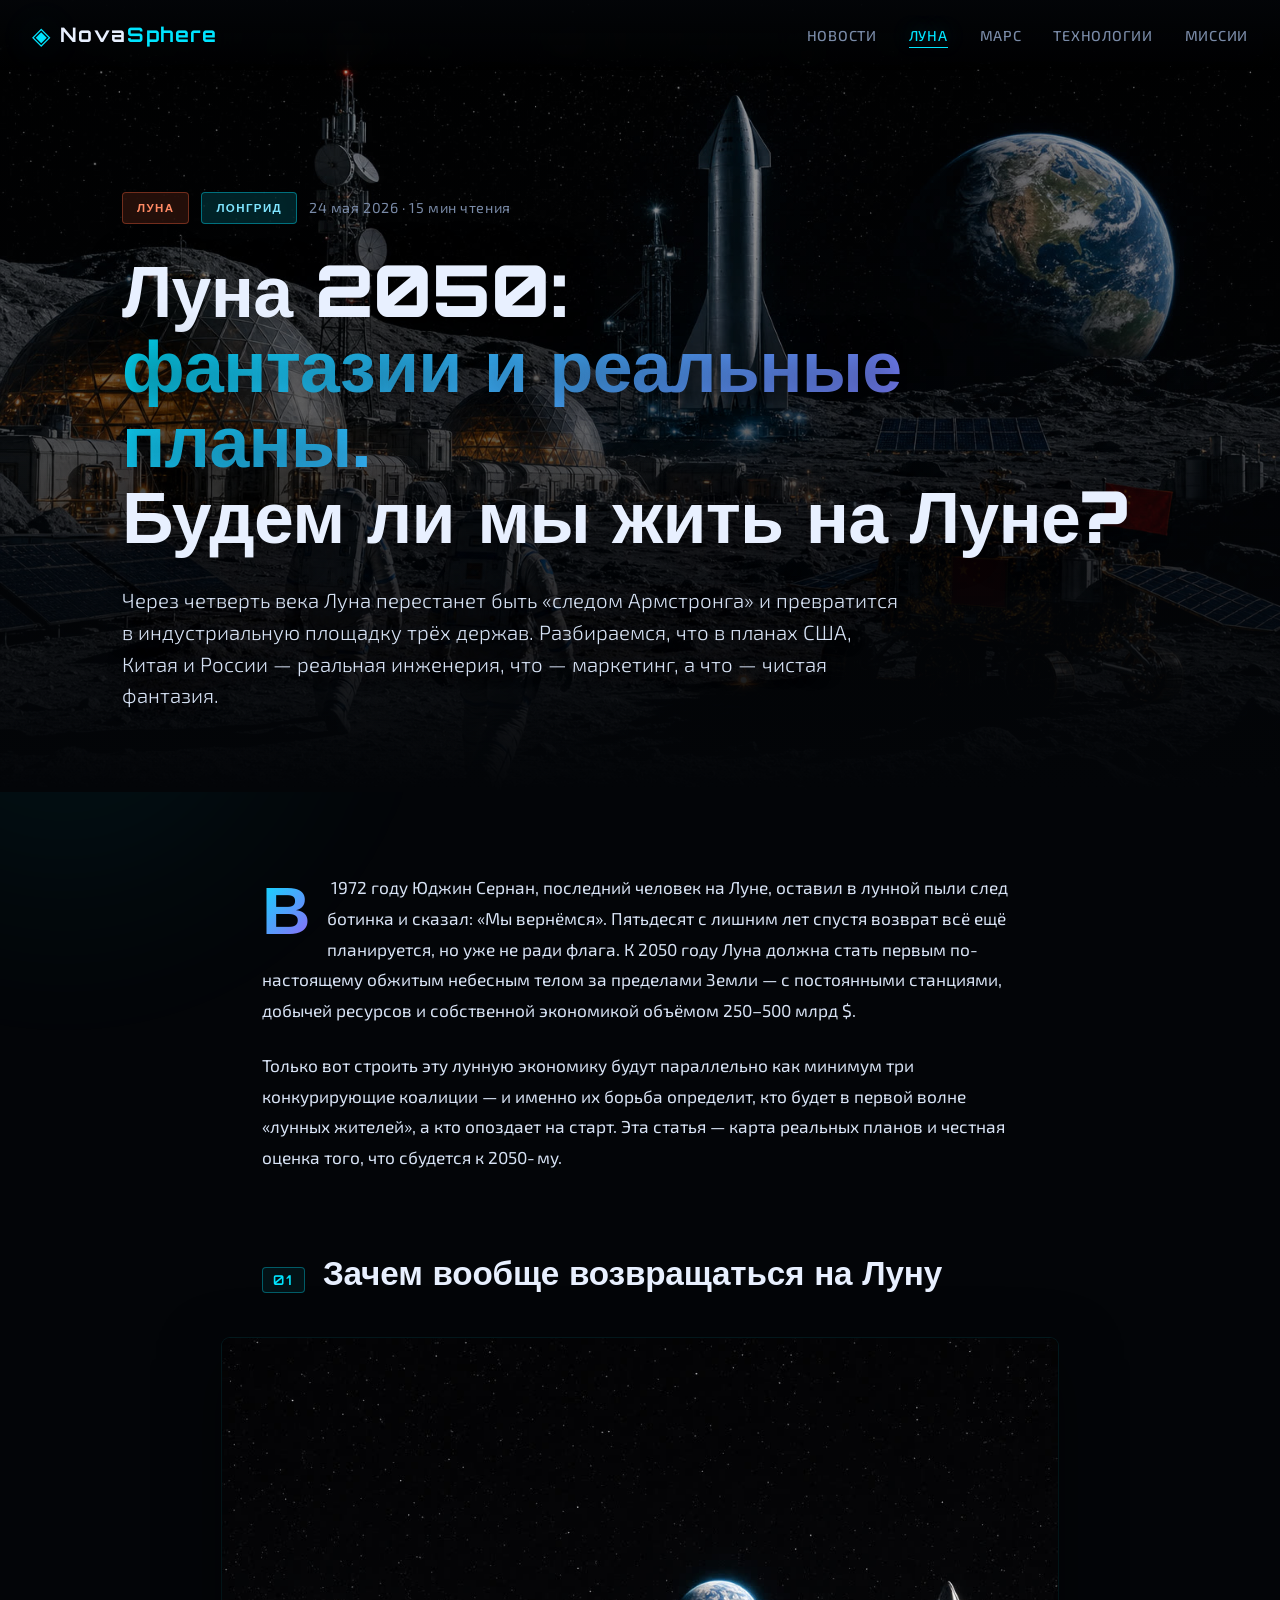
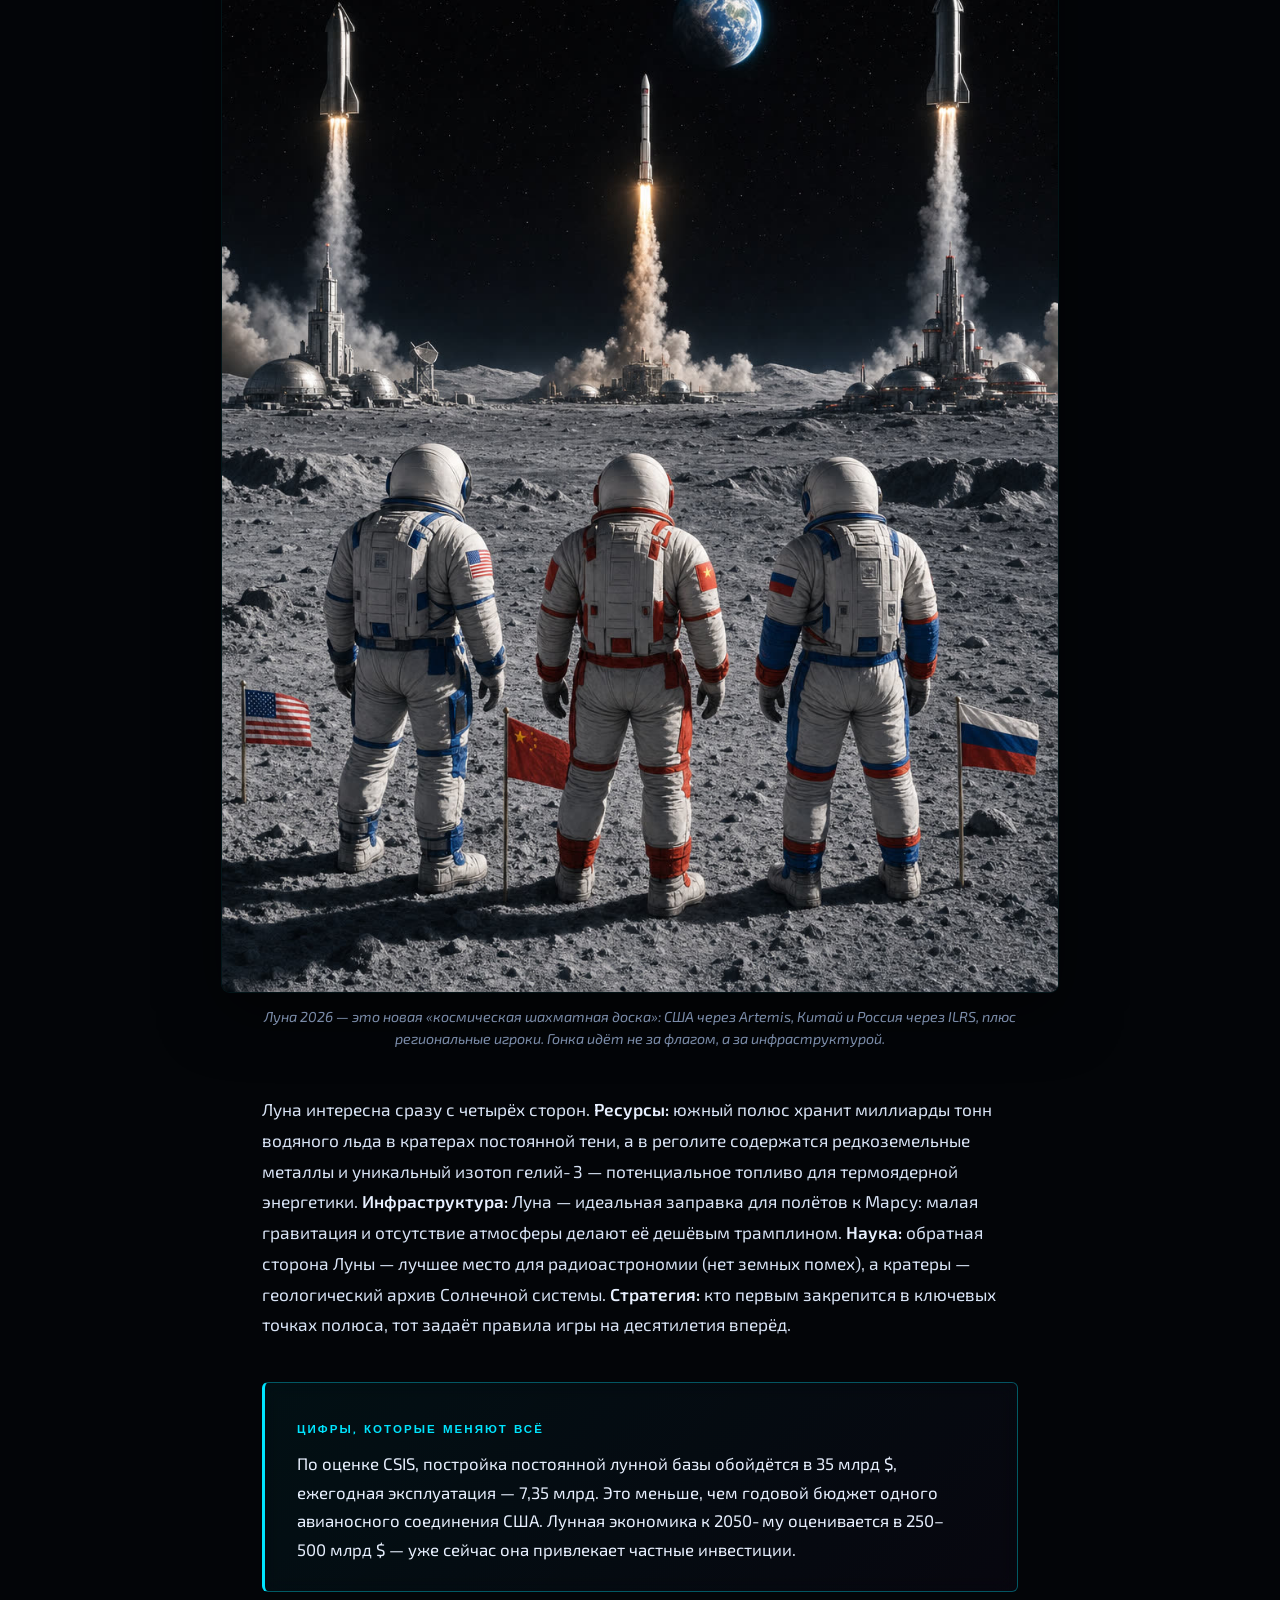
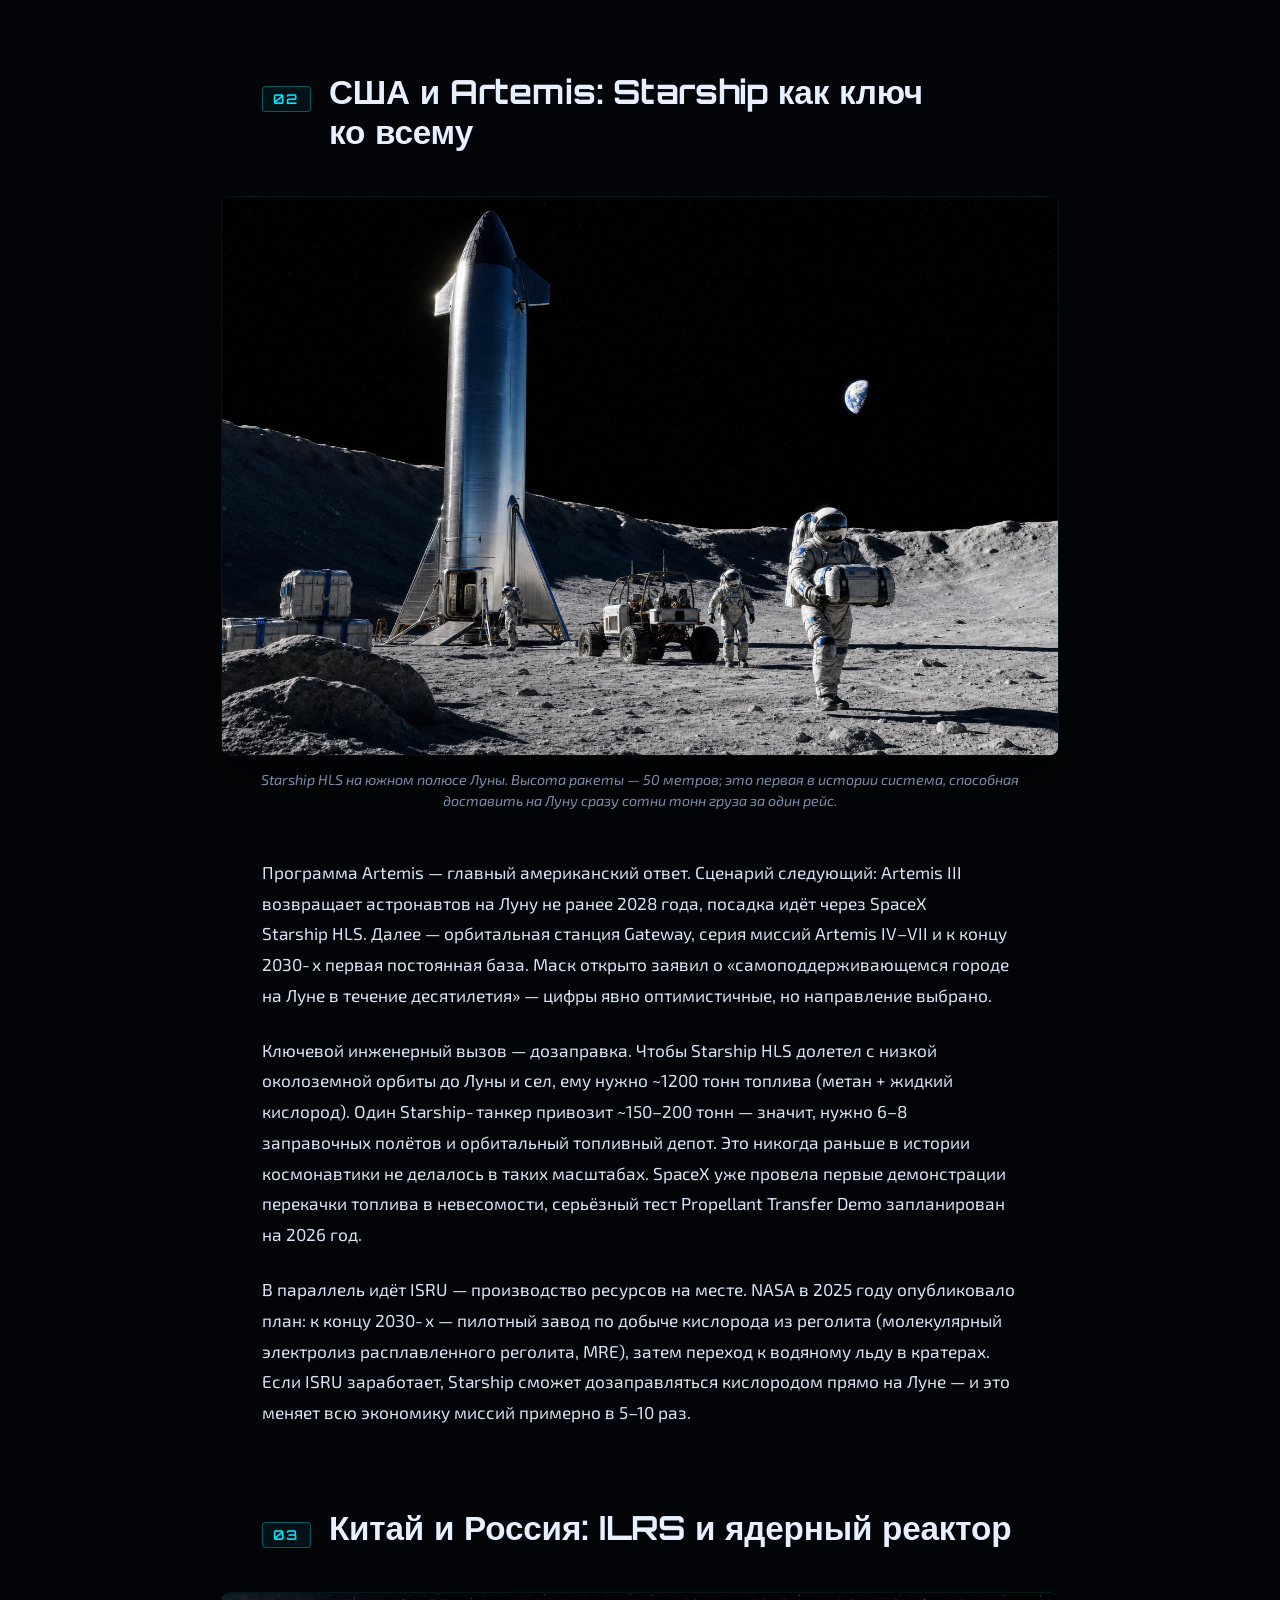
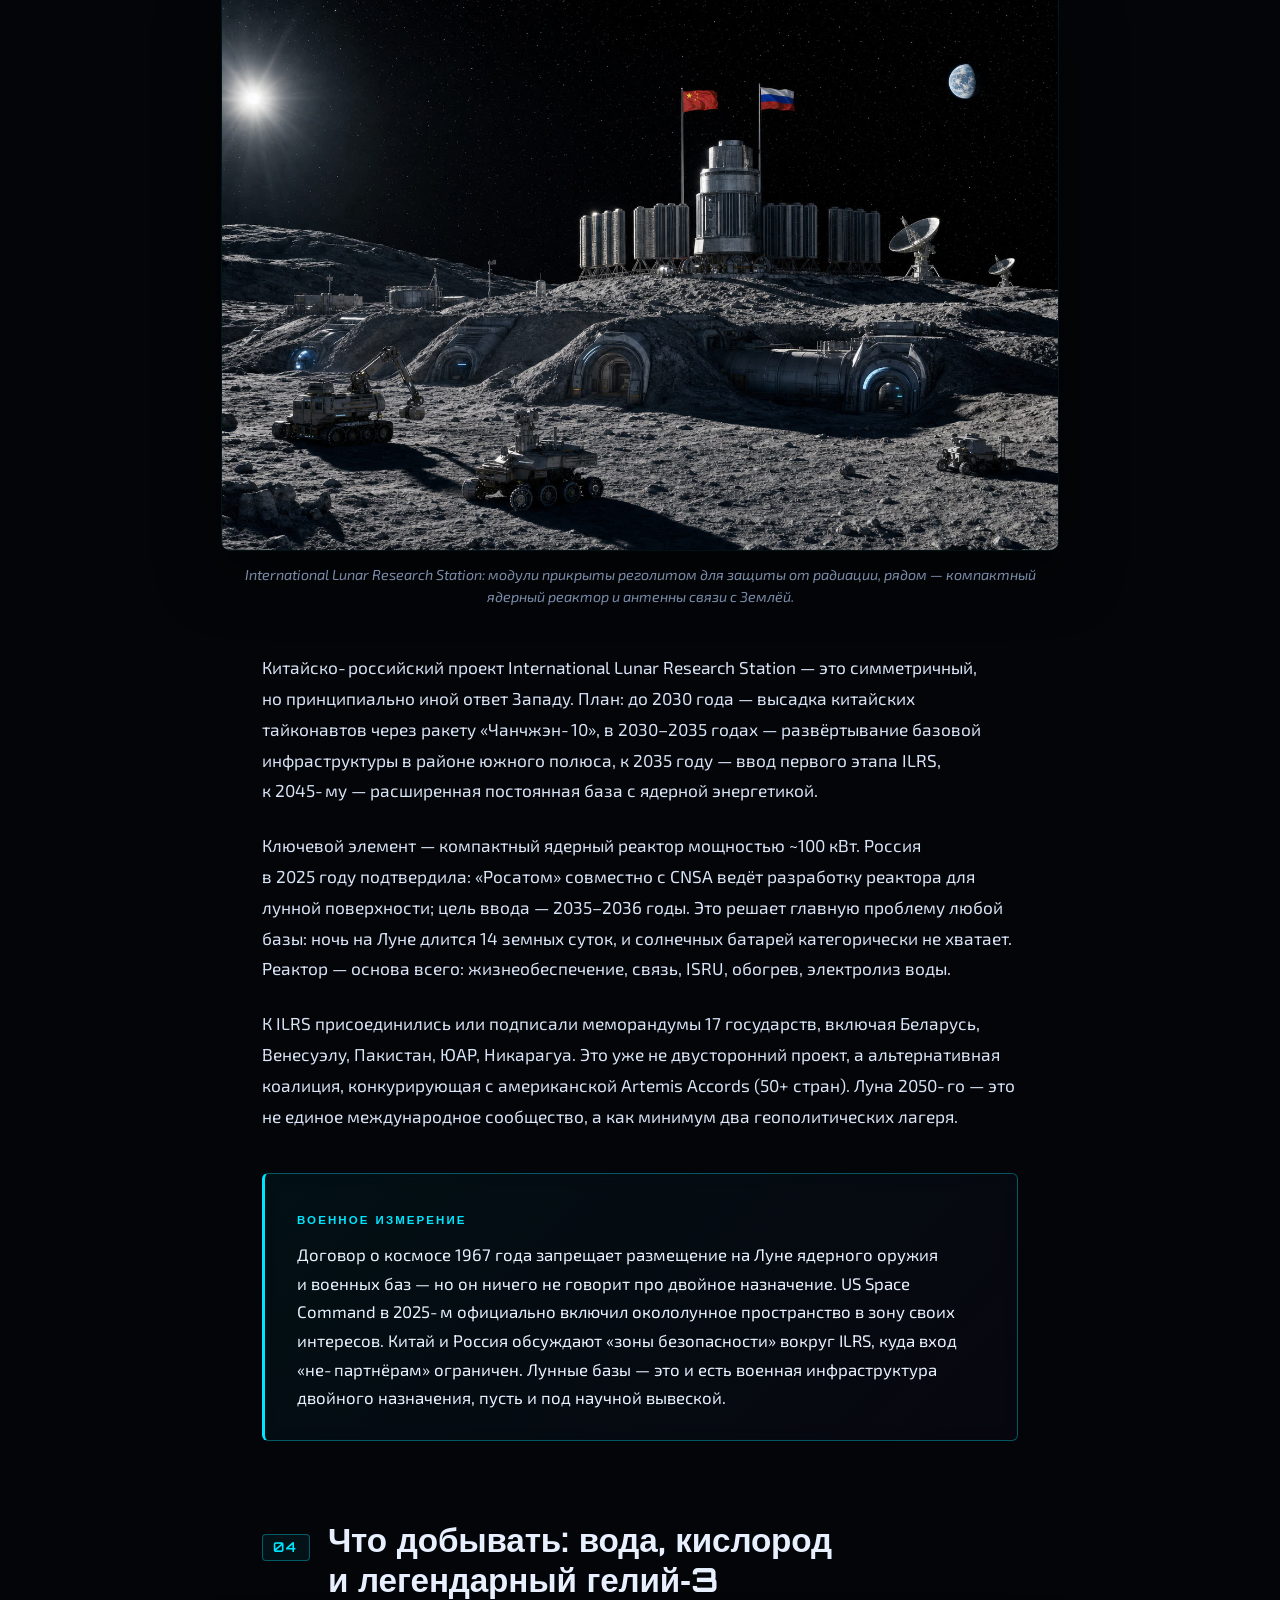
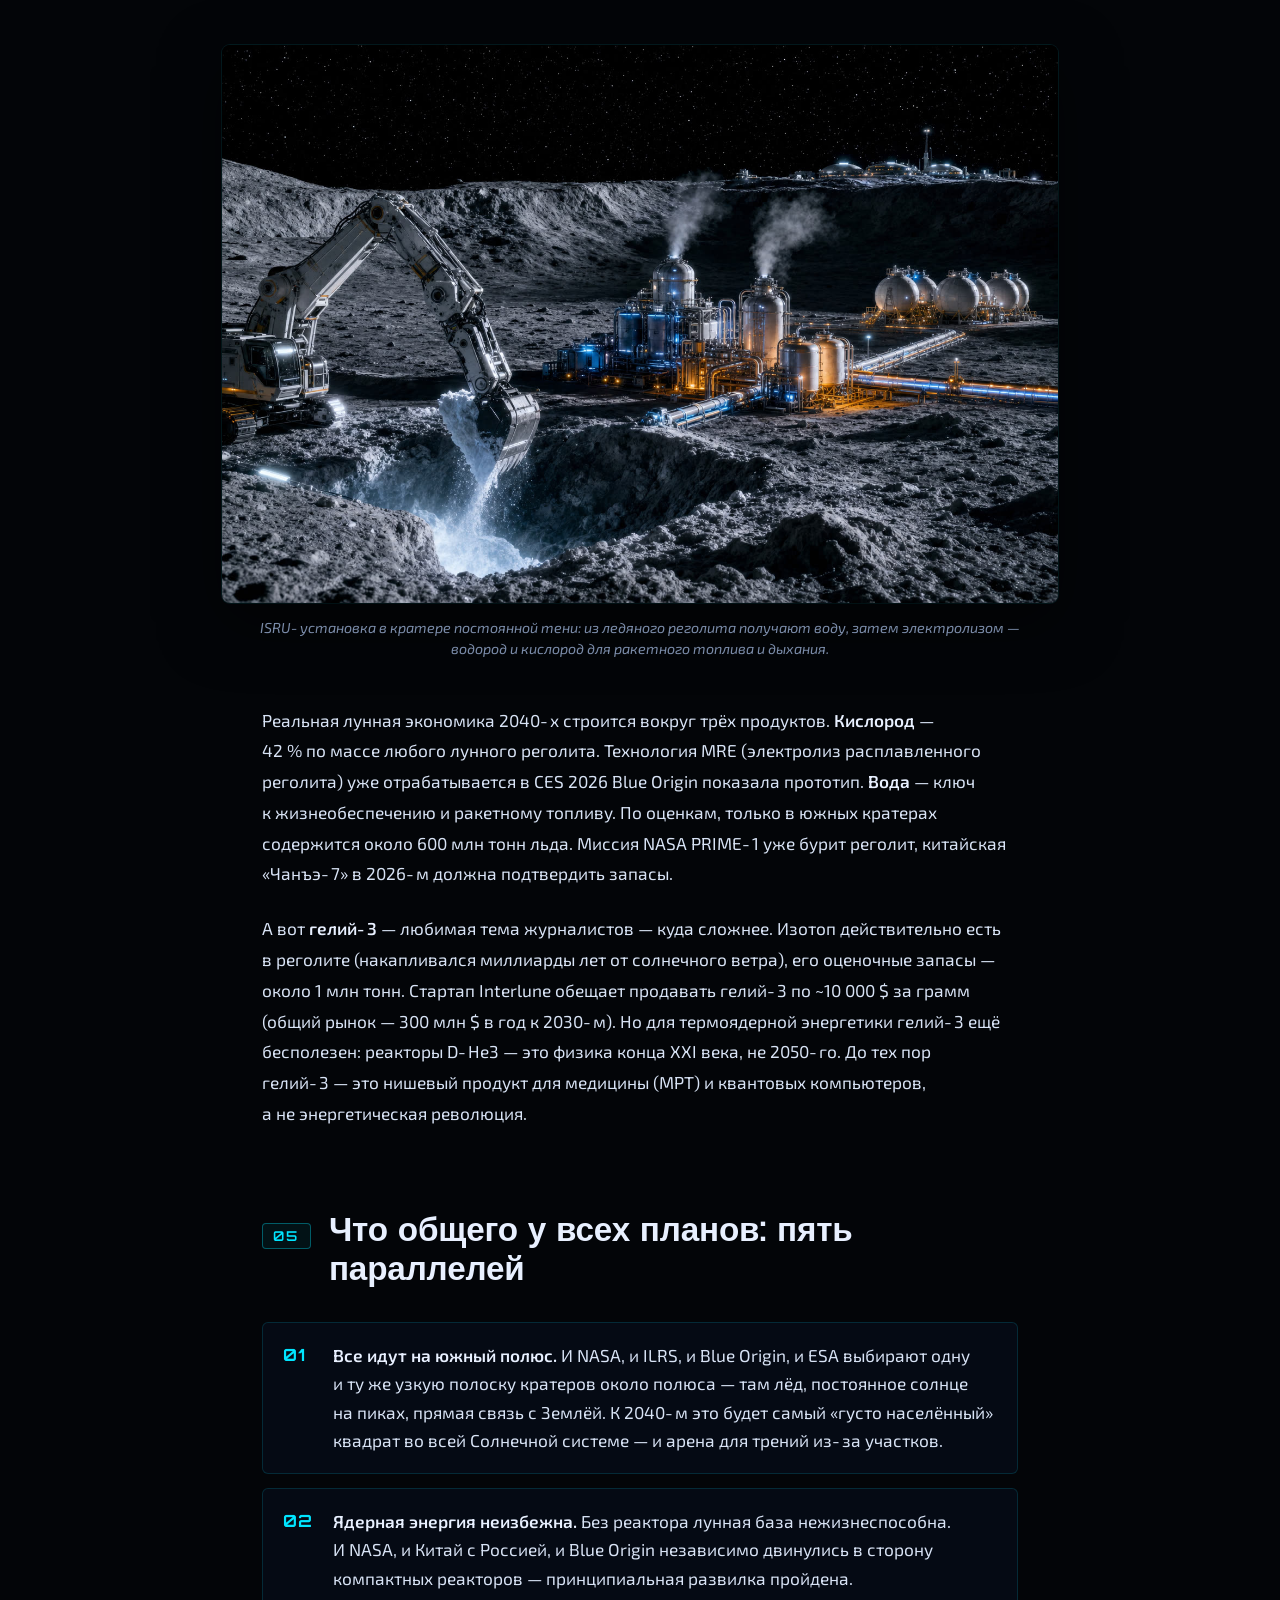
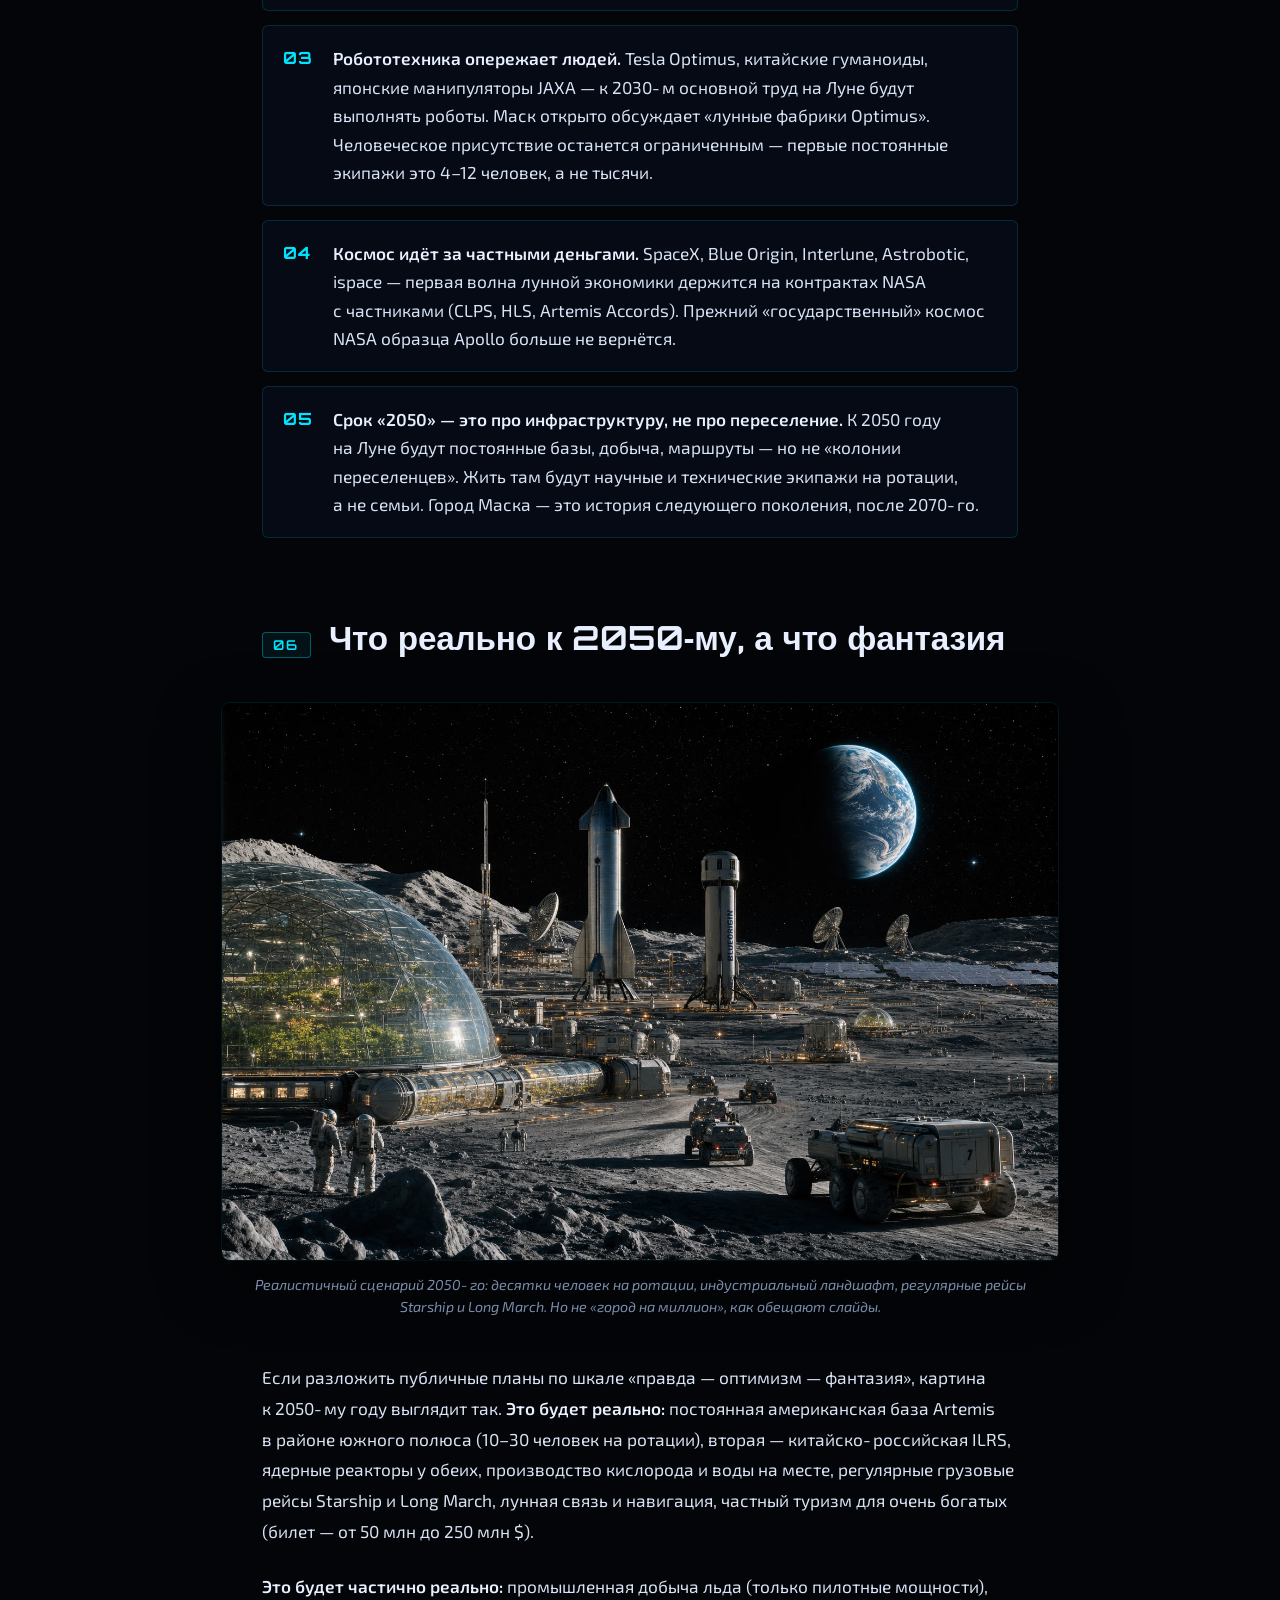
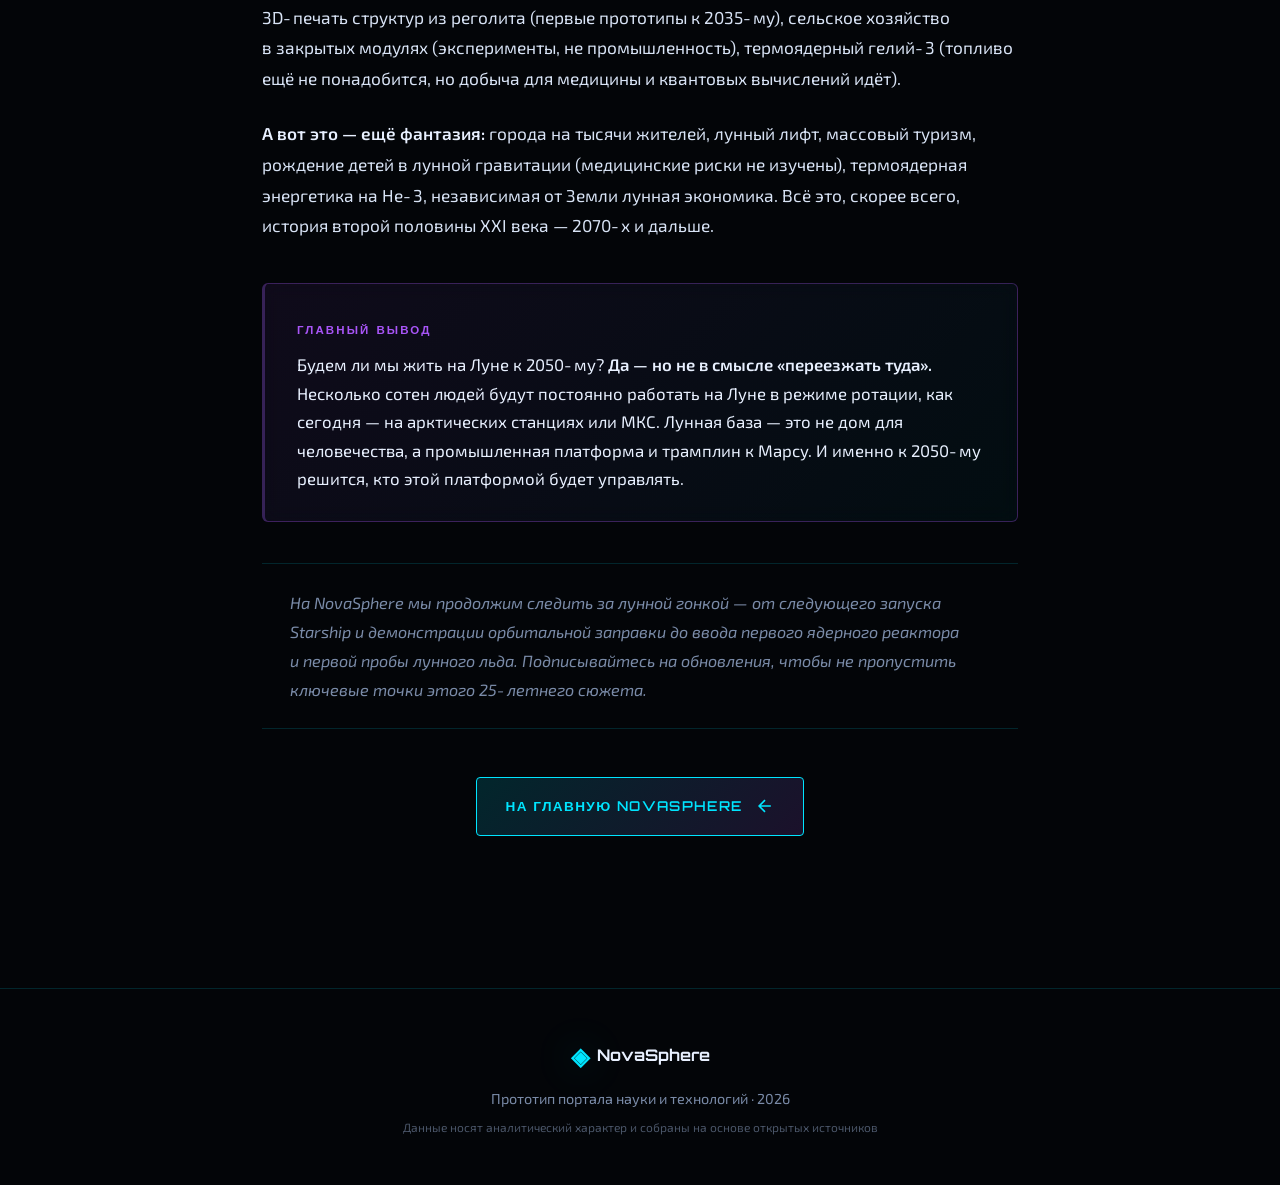
<file: article-moon-2050.html>
<!DOCTYPE html>
<html lang="ru">
<head>
  <meta charset="UTF-8" />
  <meta name="viewport" content="width=device-width, initial-scale=1.0" />
  <title>Луна 2050: фантазии и реальные планы — NovaSphere</title>
  <meta name="description" content="Обзорная статья: будем ли мы жить на Луне к 2050 году. Артемида, Starship, китайско-российская ILRS, гелий-3, военные базы и реальные сроки лунной колонизации." />
  <link rel="canonical" href="https://vsivolgin.github.io/novasphere/article-moon-2050.html" />

  <!-- Open Graph -->
  <meta property="og:type"        content="article" />
  <meta property="og:site_name"   content="NovaSphere" />
  <meta property="og:locale"      content="ru_RU" />
  <meta property="og:url"         content="https://vsivolgin.github.io/novasphere/article-moon-2050.html" />
  <meta property="og:title"       content="Луна 2050: фантазии и реальные планы. Будем ли мы жить на Луне?" />
  <meta property="og:description" content="Гонка ведущих мировых держав за Луну: Artemis, Starship, китайско-российская ILRS, гелий-3 и военные базы. Что реально, а что фантазия — к 2050 году." />
  <meta property="og:image"       content="https://vsivolgin.github.io/novasphere/images/article-moon-cover.jpg" />
  <meta property="og:image:alt"   content="Лунная база 2050 — гонка мировых держав за Луну" />
  <meta property="og:image:width"  content="1600" />
  <meta property="og:image:height" content="900" />

  <meta name="twitter:card"        content="summary_large_image" />
  <meta name="twitter:title"       content="Луна 2050: фантазии и реальные планы" />
  <meta name="twitter:description" content="Гонка держав за Луну: Artemis, Starship, ILRS, гелий-3 и военные базы. Что реально к 2050 году." />
  <meta name="twitter:image"       content="https://vsivolgin.github.io/novasphere/images/article-moon-cover.jpg" />

  <meta name="theme-color" content="#030508" />

  <link rel="preconnect" href="https://fonts.googleapis.com" />
  <link rel="preconnect" href="https://fonts.gstatic.com" crossorigin />
  <link href="https://fonts.googleapis.com/css2?family=Orbitron:wght@400;600;700;900&family=Exo+2:wght@300;400;500;600;700&display=swap" rel="stylesheet" />

  <link rel="stylesheet" href="styles.css" />
  <link rel="stylesheet" href="article.css" />
</head>
<body>
  <canvas id="starfield" aria-hidden="true"></canvas>
  <div class="nebula nebula-1" aria-hidden="true"></div>
  <div class="nebula nebula-2" aria-hidden="true"></div>
  <div class="grid-overlay" aria-hidden="true"></div>

  <header class="header">
    <nav class="nav">
      <a href="index.html" class="logo">
        <span class="logo-icon">◈</span>
        <span class="logo-text">Nova<span>Sphere</span></span>
      </a>
      <ul class="nav-links">
        <li><a href="index.html#news">Новости</a></li>
        <li><a href="index.html#moon" class="active">Луна</a></li>
        <li><a href="index.html#mars">Марс</a></li>
        <li><a href="index.html#tech">Технологии</a></li>
        <li><a href="index.html#missions">Миссии</a></li>
      </ul>
      <button class="nav-toggle" aria-label="Меню" type="button">
        <span></span><span></span><span></span>
      </button>
    </nav>
  </header>

  <main>
    <article class="article">
      <!-- ════════ ОБЛОЖКА ════════ -->
      <section class="article-hero">
        <div class="article-hero-img" style="background-image: url('images/article-moon-cover.jpg');"></div>
        <div class="article-hero-overlay"></div>
        <div class="article-hero-content">
          <div class="article-meta">
            <span class="article-tag mars">Луна</span>
            <span class="article-tag arctic">Лонгрид</span>
            <span class="article-date">24 мая 2026 · 15 мин чтения</span>
          </div>
          <h1 class="article-title">
            <span class="line">Луна 2050:</span>
            <span class="line accent">фантазии и&nbsp;реальные планы.</span>
            <span class="line">Будем&nbsp;ли мы&nbsp;жить на&nbsp;Луне?</span>
          </h1>
          <p class="article-lead">
            Через четверть века Луна перестанет быть «следом Армстронга» и&nbsp;превратится
            в&nbsp;индустриальную площадку трёх держав. Разбираемся, что в&nbsp;планах
            США, Китая и&nbsp;России&nbsp;— реальная инженерия, что&nbsp;— маркетинг,
            а&nbsp;что&nbsp;— чистая фантазия.
          </p>
        </div>
      </section>

      <!-- ════════ ТЕКСТ СТАТЬИ ════════ -->
      <div class="article-body">

        <p class="dropcap">
          В&nbsp;1972&nbsp;году Юджин Сернан, последний человек на&nbsp;Луне, оставил
          в&nbsp;лунной пыли след ботинка и&nbsp;сказал: «Мы&nbsp;вернёмся». Пятьдесят
          с&nbsp;лишним лет спустя возврат всё ещё планируется, но&nbsp;уже не&nbsp;ради
          флага. К&nbsp;2050&nbsp;году Луна должна стать первым по-настоящему обжитым
          небесным телом за&nbsp;пределами Земли&nbsp;— с&nbsp;постоянными станциями,
          добычей ресурсов и&nbsp;собственной экономикой объёмом 250–500&nbsp;млрд&nbsp;$.
        </p>

        <p>
          Только вот строить эту лунную экономику будут параллельно как минимум три
          конкурирующие коалиции&nbsp;— и&nbsp;именно их&nbsp;борьба определит, кто
          будет в&nbsp;первой волне «лунных жителей», а&nbsp;кто опоздает на&nbsp;старт.
          Эта статья&nbsp;— карта реальных планов и&nbsp;честная оценка того, что
          сбудется к&nbsp;2050‑му.
        </p>

        <h2><span class="hh">01</span> Зачем вообще возвращаться на&nbsp;Луну</h2>

        <figure class="article-figure">
          <img src="images/article-moon-race-powers.jpg" alt="Гонка ведущих мировых держав за Луну — США, Китай и Россия" loading="lazy" />
          <figcaption>
            Луна 2026&nbsp;— это новая «космическая шахматная доска»: США через Artemis,
            Китай и&nbsp;Россия через ILRS, плюс региональные игроки. Гонка идёт
            не&nbsp;за&nbsp;флагом, а&nbsp;за&nbsp;инфраструктурой.
          </figcaption>
        </figure>

        <p>
          Луна интересна сразу с&nbsp;четырёх сторон. <strong>Ресурсы:</strong> южный
          полюс хранит миллиарды тонн водяного льда в&nbsp;кратерах постоянной тени,
          а&nbsp;в&nbsp;реголите содержатся редкоземельные металлы и&nbsp;уникальный
          изотоп гелий‑3&nbsp;— потенциальное топливо для термоядерной энергетики.
          <strong>Инфраструктура:</strong> Луна&nbsp;— идеальная заправка для полётов
          к&nbsp;Марсу: малая гравитация и&nbsp;отсутствие атмосферы делают её&nbsp;дешёвым
          трамплином. <strong>Наука:</strong> обратная сторона Луны&nbsp;— лучшее место
          для радиоастрономии (нет земных помех), а&nbsp;кратеры&nbsp;— геологический
          архив Солнечной системы. <strong>Стратегия:</strong> кто первым закрепится
          в&nbsp;ключевых точках полюса, тот задаёт правила игры на&nbsp;десятилетия вперёд.
        </p>

        <div class="callout">
          <span class="callout-tag">Цифры, которые меняют всё</span>
          <p>
            По&nbsp;оценке CSIS, постройка постоянной лунной базы обойдётся в&nbsp;35&nbsp;млрд&nbsp;$,
            ежегодная эксплуатация&nbsp;— 7,35&nbsp;млрд. Это меньше, чем годовой бюджет
            одного авианосного соединения США. Лунная экономика к&nbsp;2050‑му оценивается
            в&nbsp;250–500&nbsp;млрд&nbsp;$&nbsp;— уже сейчас она привлекает частные
            инвестиции.
          </p>
        </div>

        <h2><span class="hh">02</span> США и&nbsp;Artemis: Starship как ключ ко&nbsp;всему</h2>

        <figure class="article-figure">
          <img src="images/article-starship-moon.jpg" alt="SpaceX Starship Human Landing System на лунной поверхности с астронавтами Artemis" loading="lazy" />
          <figcaption>
            Starship&nbsp;HLS на&nbsp;южном полюсе Луны. Высота ракеты&nbsp;— 50&nbsp;метров;
            это первая в&nbsp;истории система, способная доставить на&nbsp;Луну сразу
            сотни тонн груза за&nbsp;один рейс.
          </figcaption>
        </figure>

        <p>
          Программа Artemis&nbsp;— главный американский ответ. Сценарий следующий:
          Artemis&nbsp;III возвращает астронавтов на&nbsp;Луну не&nbsp;ранее 2028&nbsp;года,
          посадка идёт через SpaceX Starship&nbsp;HLS. Далее&nbsp;— орбитальная станция
          Gateway, серия миссий Artemis IV–VII и&nbsp;к&nbsp;концу 2030‑х первая
          постоянная база. Маск открыто заявил о&nbsp;«самоподдерживающемся городе
          на&nbsp;Луне в&nbsp;течение десятилетия»&nbsp;— цифры явно оптимистичные,
          но&nbsp;направление выбрано.
        </p>

        <p>
          Ключевой инженерный вызов&nbsp;— дозаправка. Чтобы Starship&nbsp;HLS долетел
          с&nbsp;низкой околоземной орбиты до&nbsp;Луны и&nbsp;сел, ему нужно ~1200&nbsp;тонн
          топлива (метан&nbsp;+&nbsp;жидкий кислород). Один Starship‑танкер привозит
          ~150–200&nbsp;тонн&nbsp;— значит, нужно 6–8 заправочных полётов и&nbsp;орбитальный
          топливный депот. Это никогда раньше в&nbsp;истории космонавтики не&nbsp;делалось
          в&nbsp;таких масштабах. SpaceX уже провела первые демонстрации перекачки
          топлива в&nbsp;невесомости, серьёзный тест Propellant Transfer Demo запланирован
          на&nbsp;2026&nbsp;год.
        </p>

        <p>
          В&nbsp;параллель идёт ISRU&nbsp;— производство ресурсов на&nbsp;месте.
          NASA в&nbsp;2025&nbsp;году опубликовало план: к&nbsp;концу 2030‑х&nbsp;— пилотный
          завод по&nbsp;добыче кислорода из&nbsp;реголита (молекулярный электролиз
          расплавленного реголита, MRE), затем переход к&nbsp;водяному льду в&nbsp;кратерах.
          Если ISRU заработает, Starship сможет дозаправляться кислородом прямо на&nbsp;Луне&nbsp;—
          и&nbsp;это меняет всю экономику миссий примерно в&nbsp;5–10&nbsp;раз.
        </p>

        <h2><span class="hh">03</span> Китай и&nbsp;Россия: ILRS и&nbsp;ядерный реактор</h2>

        <figure class="article-figure">
          <img src="images/article-ilrs-base.jpg" alt="Международная лунная исследовательская станция ILRS Китая и России с ядерным реактором" loading="lazy" />
          <figcaption>
            International Lunar Research Station: модули прикрыты реголитом для защиты
            от&nbsp;радиации, рядом&nbsp;— компактный ядерный реактор и&nbsp;антенны
            связи с&nbsp;Землёй.
          </figcaption>
        </figure>

        <p>
          Китайско‑российский проект International Lunar Research Station&nbsp;— это
          симметричный, но&nbsp;принципиально иной ответ Западу. План: до&nbsp;2030&nbsp;года&nbsp;—
          высадка китайских тайконавтов через ракету «Чанчжэн‑10», в&nbsp;2030–2035&nbsp;годах&nbsp;—
          развёртывание базовой инфраструктуры в&nbsp;районе южного полюса, к&nbsp;2035&nbsp;году&nbsp;—
          ввод первого этапа ILRS, к&nbsp;2045‑му&nbsp;— расширенная постоянная база
          с&nbsp;ядерной энергетикой.
        </p>

        <p>
          Ключевой элемент&nbsp;— компактный ядерный реактор мощностью ~100&nbsp;кВт.
          Россия в&nbsp;2025&nbsp;году подтвердила: «Росатом» совместно с&nbsp;CNSA
          ведёт разработку реактора для лунной поверхности; цель ввода&nbsp;— 2035–2036&nbsp;годы.
          Это решает главную проблему любой базы: ночь на&nbsp;Луне длится 14&nbsp;земных
          суток, и&nbsp;солнечных батарей категорически не&nbsp;хватает. Реактор&nbsp;—
          основа всего: жизнеобеспечение, связь, ISRU, обогрев, электролиз воды.
        </p>

        <p>
          К&nbsp;ILRS присоединились или подписали меморандумы 17&nbsp;государств,
          включая Беларусь, Венесуэлу, Пакистан, ЮАР, Никарагуа. Это уже не&nbsp;двусторонний
          проект, а&nbsp;альтернативная коалиция, конкурирующая с&nbsp;американской
          Artemis Accords (50+ стран). Луна 2050‑го&nbsp;— это не&nbsp;единое международное
          сообщество, а&nbsp;как минимум два геополитических лагеря.
        </p>

        <div class="callout">
          <span class="callout-tag">Военное измерение</span>
          <p>
            Договор о&nbsp;космосе 1967&nbsp;года запрещает размещение на&nbsp;Луне
            ядерного оружия и&nbsp;военных баз&nbsp;— но&nbsp;он&nbsp;ничего не&nbsp;говорит
            про двойное назначение. US Space Command в&nbsp;2025‑м официально включил
            окололунное пространство в&nbsp;зону своих интересов. Китай и&nbsp;Россия
            обсуждают «зоны безопасности» вокруг ILRS, куда вход «не‑партнёрам»
            ограничен. Лунные базы&nbsp;— это и&nbsp;есть военная инфраструктура двойного
            назначения, пусть и&nbsp;под научной вывеской.
          </p>
        </div>

        <h2><span class="hh">04</span> Что добывать: вода, кислород и&nbsp;легендарный гелий‑3</h2>

        <figure class="article-figure">
          <img src="images/article-isru-mining.jpg" alt="Промышленная добыча водяного льда и производство ракетного топлива на южном полюсе Луны" loading="lazy" />
          <figcaption>
            ISRU‑установка в&nbsp;кратере постоянной тени: из&nbsp;ледяного реголита
            получают воду, затем электролизом&nbsp;— водород и&nbsp;кислород для
            ракетного топлива и&nbsp;дыхания.
          </figcaption>
        </figure>

        <p>
          Реальная лунная экономика 2040‑х строится вокруг трёх продуктов.
          <strong>Кислород</strong>&nbsp;— 42&nbsp;%&nbsp;по&nbsp;массе любого лунного
          реголита. Технология MRE (электролиз расплавленного реголита) уже отрабатывается
          в&nbsp;CES 2026 Blue Origin показала прототип. <strong>Вода</strong>&nbsp;—
          ключ к&nbsp;жизнеобеспечению и&nbsp;ракетному топливу. По&nbsp;оценкам, только
          в&nbsp;южных кратерах содержится около 600&nbsp;млн&nbsp;тонн льда. Миссия
          NASA PRIME‑1 уже бурит реголит, китайская «Чанъэ‑7» в&nbsp;2026‑м должна
          подтвердить запасы.
        </p>

        <p>
          А&nbsp;вот <strong>гелий‑3</strong>&nbsp;— любимая тема журналистов&nbsp;—
          куда сложнее. Изотоп действительно есть в&nbsp;реголите (накапливался миллиарды
          лет от&nbsp;солнечного ветра), его оценочные запасы&nbsp;— около 1&nbsp;млн&nbsp;тонн.
          Стартап Interlune обещает продавать гелий‑3 по&nbsp;~10&nbsp;000&nbsp;$&nbsp;за&nbsp;грамм
          (общий рынок&nbsp;— 300&nbsp;млн&nbsp;$ в&nbsp;год к&nbsp;2030‑м). Но&nbsp;для
          термоядерной энергетики гелий‑3 ещё бесполезен: реакторы D‑He3&nbsp;— это
          физика конца XXI&nbsp;века, не&nbsp;2050‑го. До&nbsp;тех пор гелий‑3&nbsp;—
          это нишевый продукт для медицины (МРТ) и&nbsp;квантовых компьютеров, а&nbsp;не&nbsp;энергетическая
          революция.
        </p>

        <h2><span class="hh">05</span> Что общего у&nbsp;всех планов: пять параллелей</h2>

        <ol class="parallels">
          <li>
            <strong>Все идут на&nbsp;южный полюс.</strong> И&nbsp;NASA, и&nbsp;ILRS,
            и&nbsp;Blue Origin, и&nbsp;ESA выбирают одну и&nbsp;ту&nbsp;же узкую полоску
            кратеров около полюса&nbsp;— там лёд, постоянное солнце на&nbsp;пиках,
            прямая связь с&nbsp;Землёй. К&nbsp;2040‑м это будет самый «густо населённый»
            квадрат во&nbsp;всей Солнечной системе&nbsp;— и&nbsp;арена для трений
            из‑за&nbsp;участков.
          </li>
          <li>
            <strong>Ядерная энергия неизбежна.</strong> Без реактора лунная база
            нежизнеспособна. И&nbsp;NASA, и&nbsp;Китай с&nbsp;Россией, и&nbsp;Blue
            Origin независимо двинулись в&nbsp;сторону компактных реакторов&nbsp;—
            принципиальная развилка пройдена.
          </li>
          <li>
            <strong>Робототехника опережает людей.</strong> Tesla Optimus, китайские
            гуманоиды, японские манипуляторы JAXA&nbsp;— к&nbsp;2030‑м основной труд
            на&nbsp;Луне будут выполнять роботы. Маск открыто обсуждает «лунные фабрики
            Optimus». Человеческое присутствие останется ограниченным&nbsp;— первые
            постоянные экипажи это 4–12&nbsp;человек, а&nbsp;не&nbsp;тысячи.
          </li>
          <li>
            <strong>Космос идёт за&nbsp;частными деньгами.</strong> SpaceX, Blue Origin,
            Interlune, Astrobotic, ispace&nbsp;— первая волна лунной экономики держится
            на&nbsp;контрактах NASA с&nbsp;частниками (CLPS, HLS, Artemis Accords).
            Прежний «государственный» космос NASA образца Apollo больше не&nbsp;вернётся.
          </li>
          <li>
            <strong>Срок «2050»&nbsp;— это про инфраструктуру, не&nbsp;про переселение.</strong>
            К&nbsp;2050&nbsp;году на&nbsp;Луне будут постоянные базы, добыча, маршруты&nbsp;—
            но&nbsp;не&nbsp;«колонии переселенцев». Жить там будут научные и&nbsp;технические
            экипажи на&nbsp;ротации, а&nbsp;не&nbsp;семьи. Город Маска&nbsp;— это история
            следующего поколения, после 2070‑го.
          </li>
        </ol>

        <h2><span class="hh">06</span> Что реально к&nbsp;2050‑му, а&nbsp;что фантазия</h2>

        <figure class="article-figure">
          <img src="images/article-moon-city-2050.jpg" alt="Постоянное лунное поселение в 2050 году — купола, ракеты, рассвет Земли на горизонте" loading="lazy" />
          <figcaption>
            Реалистичный сценарий 2050‑го: десятки человек на&nbsp;ротации, индустриальный
            ландшафт, регулярные рейсы Starship и&nbsp;Long March. Но&nbsp;не&nbsp;«город
            на&nbsp;миллион», как обещают слайды.
          </figcaption>
        </figure>

        <p>
          Если разложить публичные планы по&nbsp;шкале «правда — оптимизм — фантазия»,
          картина к&nbsp;2050‑му году выглядит так. <strong>Это будет реально:</strong>
          постоянная американская база Artemis в&nbsp;районе южного полюса (10–30&nbsp;человек
          на&nbsp;ротации), вторая&nbsp;— китайско‑российская ILRS, ядерные реакторы
          у&nbsp;обеих, производство кислорода и&nbsp;воды на&nbsp;месте, регулярные
          грузовые рейсы Starship и&nbsp;Long March, лунная связь и&nbsp;навигация,
          частный туризм для очень богатых (билет&nbsp;— от&nbsp;50&nbsp;млн до&nbsp;250&nbsp;млн&nbsp;$).
        </p>

        <p>
          <strong>Это будет частично реально:</strong> промышленная добыча льда (только
          пилотные мощности), 3D‑печать структур из&nbsp;реголита (первые прототипы
          к&nbsp;2035‑му), сельское хозяйство в&nbsp;закрытых модулях (эксперименты,
          не&nbsp;промышленность), термоядерный гелий‑3 (топливо ещё не&nbsp;понадобится,
          но&nbsp;добыча для медицины и&nbsp;квантовых вычислений идёт).
        </p>

        <p>
          <strong>А&nbsp;вот это&nbsp;— ещё фантазия:</strong> города на&nbsp;тысячи
          жителей, лунный лифт, массовый туризм, рождение детей в&nbsp;лунной гравитации
          (медицинские риски не&nbsp;изучены), термоядерная энергетика на&nbsp;He‑3,
          независимая от&nbsp;Земли лунная экономика. Всё это, скорее всего, история
          второй половины XXI&nbsp;века&nbsp;— 2070‑х и&nbsp;дальше.
        </p>

        <div class="callout accent">
          <span class="callout-tag">Главный вывод</span>
          <p>
            Будем&nbsp;ли мы&nbsp;жить на&nbsp;Луне к&nbsp;2050‑му? <strong>Да&nbsp;—
            но&nbsp;не&nbsp;в&nbsp;смысле «переезжать туда».</strong> Несколько сотен
            людей будут постоянно работать на&nbsp;Луне в&nbsp;режиме ротации, как
            сегодня&nbsp;— на&nbsp;арктических станциях или МКС. Лунная база&nbsp;—
            это не&nbsp;дом для человечества, а&nbsp;промышленная платформа и&nbsp;трамплин
            к&nbsp;Марсу. И&nbsp;именно к&nbsp;2050‑му решится, кто этой платформой
            будет управлять.
          </p>
        </div>

        <p class="article-outro">
          На&nbsp;NovaSphere мы&nbsp;продолжим следить за&nbsp;лунной гонкой&nbsp;—
          от&nbsp;следующего запуска Starship и&nbsp;демонстрации орбитальной заправки
          до&nbsp;ввода первого ядерного реактора и&nbsp;первой пробы лунного льда.
          Подписывайтесь на&nbsp;обновления, чтобы не&nbsp;пропустить ключевые точки
          этого 25‑летнего сюжета.
        </p>

        <div class="article-footer-meta">
          <a href="index.html" class="cta-btn">
            <span>На&nbsp;главную NovaSphere</span>
            <svg width="20" height="20" viewBox="0 0 24 24" fill="none" stroke="currentColor" stroke-width="2">
              <path d="M19 12H5M12 19l-7-7 7-7"/>
            </svg>
          </a>
        </div>

      </div>
    </article>
  </main>

  <footer class="footer">
    <div class="footer-inner">
      <div class="footer-brand">
        <span class="logo-icon">◈</span>
        <span>NovaSphere</span>
      </div>
      <p class="footer-tagline">Прототип портала науки и технологий · 2026</p>
      <p class="footer-note">Данные носят аналитический характер и собраны на основе открытых источников</p>
    </div>
  </footer>

  <script src="app.js"></script>
</body>
</html>
</file>
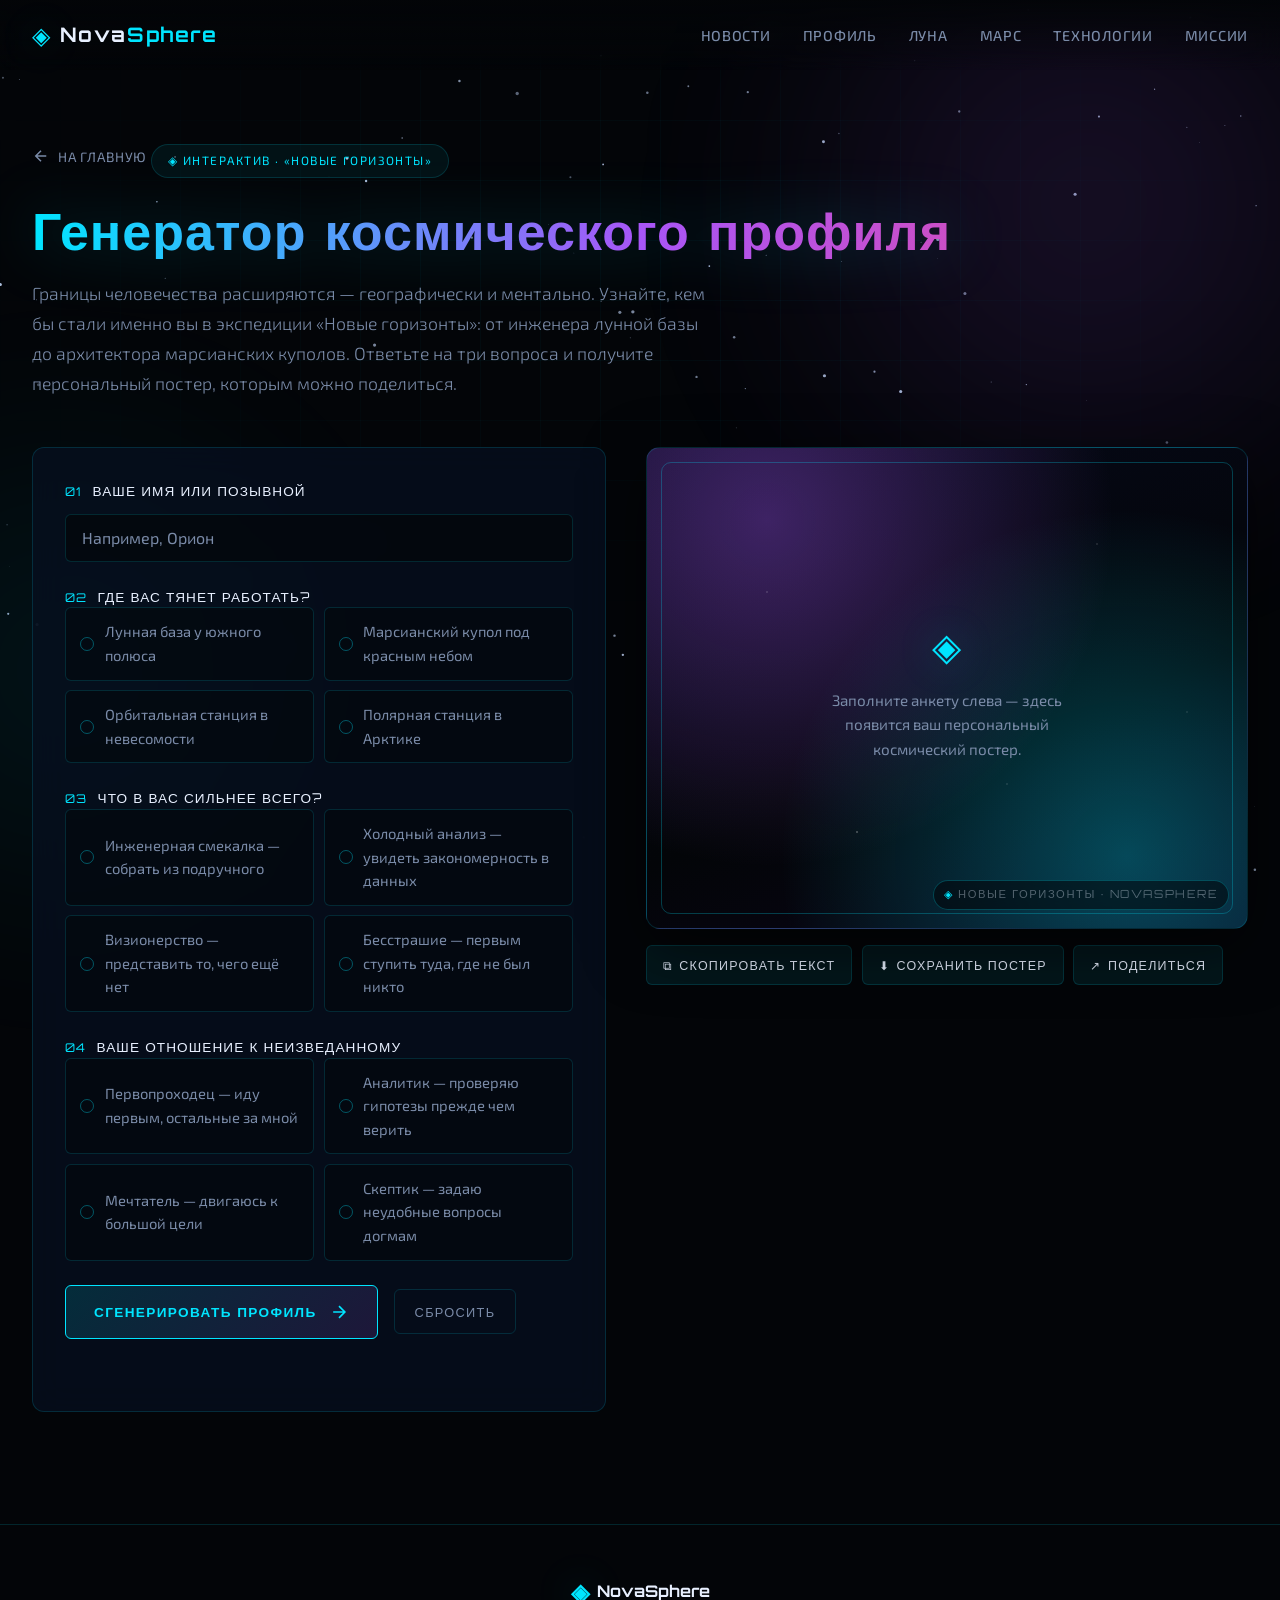
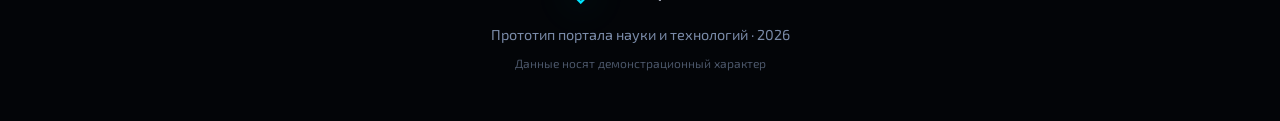
<file: cosmic-profile.html>
<!DOCTYPE html>
<html lang="ru">
<head>
  <meta charset="UTF-8" />
  <meta name="viewport" content="width=device-width, initial-scale=1.0" />
  <title>Генератор космического профиля — NovaSphere</title>
  <meta name="description" content="Создайте персональный космический профиль «Новые горизонты»: роль в экспедиции, миссия, сильные стороны и постер, которым можно поделиться." />
  <link rel="canonical" href="https://vsivolgin.github.io/novasphere/cosmic-profile.html" />

  <!-- Open Graph -->
  <meta property="og:type"        content="website" />
  <meta property="og:site_name"   content="NovaSphere" />
  <meta property="og:locale"      content="ru_RU" />
  <meta property="og:url"         content="https://vsivolgin.github.io/novasphere/cosmic-profile.html" />
  <meta property="og:title"       content="Генератор космического профиля — NovaSphere" />
  <meta property="og:description" content="Узнайте, кем бы вы стали в экспедиции «Новые горизонты», и поделитесь персональным постером." />
  <meta property="og:image"       content="https://vsivolgin.github.io/novasphere/og-preview.png" />
  <meta property="og:image:alt"   content="NovaSphere — Космический мониторинг 2026" />

  <!-- Twitter / X Card -->
  <meta name="twitter:card"        content="summary_large_image" />
  <meta name="twitter:title"       content="Генератор космического профиля — NovaSphere" />
  <meta name="twitter:description" content="Узнайте, кем бы вы стали в экспедиции «Новые горизонты», и поделитесь персональным постером." />
  <meta name="twitter:image"       content="https://vsivolgin.github.io/novasphere/og-preview.png" />

  <meta name="theme-color" content="#030508" />

  <link rel="preconnect" href="https://fonts.googleapis.com" />
  <link rel="preconnect" href="https://fonts.gstatic.com" crossorigin />
  <link href="https://fonts.googleapis.com/css2?family=Orbitron:wght@400;600;700;900&family=Exo+2:wght@300;400;500;600&display=swap" rel="stylesheet" />

  <link rel="stylesheet" href="styles.css" />
  <link rel="stylesheet" href="cosmic-profile.css" />
</head>
<body>
  <canvas id="starfield" aria-hidden="true"></canvas>
  <div class="nebula nebula-1" aria-hidden="true"></div>
  <div class="nebula nebula-2" aria-hidden="true"></div>
  <div class="grid-overlay" aria-hidden="true"></div>

  <header class="header">
    <nav class="nav">
      <a href="index.html" class="logo">
        <span class="logo-icon">◈</span>
        <span class="logo-text">Nova<span>Sphere</span></span>
      </a>
      <ul class="nav-links">
        <li><a href="index.html#news">Новости</a></li>
        <li><a href="cosmic-profile.html" class="active">Профиль</a></li>
        <li><a href="index.html#moon">Луна</a></li>
        <li><a href="index.html#mars">Марс</a></li>
        <li><a href="index.html#tech">Технологии</a></li>
        <li><a href="index.html#missions">Миссии</a></li>
      </ul>
      <button class="nav-toggle" aria-label="Меню" type="button">
        <span></span><span></span><span></span>
      </button>
    </nav>
  </header>

  <main>
    <section class="section profile-page-hero">
      <a href="index.html#news" class="profile-back-link">
        <svg width="18" height="18" viewBox="0 0 24 24" fill="none" stroke="currentColor" stroke-width="2" aria-hidden="true">
          <path d="M19 12H5M12 19l-7-7 7-7"/>
        </svg>
        На главную
      </a>
      <div class="profile-page-badge">◈ Интерактив · «Новые горизонты»</div>
      <h1 class="profile-page-title">Генератор космического профиля</h1>
      <p class="profile-page-lead">
        Границы человечества расширяются — географически и ментально. Узнайте, кем бы стали
        именно вы в экспедиции «Новые горизонты»: от инженера лунной базы до архитектора
        марсианских куполов. Ответьте на три вопроса и получите персональный постер,
        которым можно поделиться.
      </p>
    </section>

    <section id="profile" class="section profile-section" aria-labelledby="profile-title">
      <h2 class="section-title visually-hidden" id="profile-title">Анкета космического профиля</h2>
      <div class="profile-layout">
        <form class="profile-form" id="profile-form" novalidate aria-describedby="profile-form-hint">
          <p id="profile-form-hint" class="visually-hidden">
            Введите имя или позывной и выберите три ответа, чтобы получить персональный космический профиль.
          </p>

          <div class="profile-field">
            <label for="profile-name" class="profile-label">
              <span class="profile-step">01</span> Ваше имя или позывной
            </label>
            <input
              type="text"
              id="profile-name"
              name="profile-name"
              class="profile-input"
              placeholder="Например, Орион"
              maxlength="32"
              autocomplete="off"
              required
            />
          </div>

          <fieldset class="profile-field profile-question" data-question="environment">
            <legend class="profile-label">
              <span class="profile-step">02</span> Где вас тянет работать?
            </legend>
            <div class="profile-options" role="radiogroup" aria-label="Среда экспедиции">
              <label class="profile-option">
                <input type="radio" name="environment" value="moon" required />
                <span>Лунная база у южного полюса</span>
              </label>
              <label class="profile-option">
                <input type="radio" name="environment" value="mars" />
                <span>Марсианский купол под красным небом</span>
              </label>
              <label class="profile-option">
                <input type="radio" name="environment" value="orbit" />
                <span>Орбитальная станция в невесомости</span>
              </label>
              <label class="profile-option">
                <input type="radio" name="environment" value="arctic" />
                <span>Полярная станция в Арктике</span>
              </label>
            </div>
          </fieldset>

          <fieldset class="profile-field profile-question" data-question="strength">
            <legend class="profile-label">
              <span class="profile-step">03</span> Что в вас сильнее всего?
            </legend>
            <div class="profile-options" role="radiogroup" aria-label="Сильная сторона">
              <span class="visually-hidden">Выберите одно из качеств</span>
              <label class="profile-option">
                <input type="radio" name="strength" value="engineer" required />
                <span>Инженерная смекалка — собрать из подручного</span>
              </label>
              <label class="profile-option">
                <input type="radio" name="strength" value="analyst" />
                <span>Холодный анализ — увидеть закономерность в данных</span>
              </label>
              <label class="profile-option">
                <input type="radio" name="strength" value="dreamer" />
                <span>Визионерство — представить то, чего ещё нет</span>
              </label>
              <label class="profile-option">
                <input type="radio" name="strength" value="explorer" />
                <span>Бесстрашие — первым ступить туда, где не был никто</span>
              </label>
            </div>
          </fieldset>

          <fieldset class="profile-field profile-question" data-question="mindset">
            <legend class="profile-label">
              <span class="profile-step">04</span> Ваше отношение к неизведанному
            </legend>
            <div class="profile-options" role="radiogroup" aria-label="Тип мышления">
              <label class="profile-option">
                <input type="radio" name="mindset" value="pioneer" required />
                <span>Первопроходец — иду первым, остальные за мной</span>
              </label>
              <label class="profile-option">
                <input type="radio" name="mindset" value="analyst" />
                <span>Аналитик — проверяю гипотезы прежде чем верить</span>
              </label>
              <label class="profile-option">
                <input type="radio" name="mindset" value="dreamer" />
                <span>Мечтатель — двигаюсь к большой цели</span>
              </label>
              <label class="profile-option">
                <input type="radio" name="mindset" value="skeptic" />
                <span>Скептик — задаю неудобные вопросы догмам</span>
              </label>
            </div>
          </fieldset>

          <div class="profile-actions">
            <button type="submit" class="cta-btn profile-submit">
              <span>Сгенерировать профиль</span>
              <svg width="20" height="20" viewBox="0 0 24 24" fill="none" stroke="currentColor" stroke-width="2" aria-hidden="true">
                <path d="M5 12h14M12 5l7 7-7 7"/>
              </svg>
            </button>
            <button type="reset" class="profile-reset" id="profile-reset">Сбросить</button>
          </div>
          <p class="profile-error" id="profile-error" role="alert" aria-live="polite"></p>
        </form>

        <div class="profile-result" id="profile-result" aria-live="polite" aria-atomic="true">
          <div class="profile-poster profile-poster--empty" id="profile-poster">
            <div class="poster-frame">
              <div class="poster-watermark" aria-hidden="true">Новые горизонты · novasphere</div>
              <div class="poster-empty">
                <div class="poster-empty-icon" aria-hidden="true">◈</div>
                <p class="poster-empty-text">
                  Заполните анкету слева — здесь появится ваш персональный космический постер.
                </p>
              </div>
            </div>
          </div>
          <div class="profile-share" id="profile-share" hidden>
            <button type="button" class="profile-share-btn" data-action="copy-text">
              <span aria-hidden="true">⧉</span> Скопировать текст
            </button>
            <button type="button" class="profile-share-btn" data-action="download">
              <span aria-hidden="true">⬇</span> Сохранить постер
            </button>
            <button type="button" class="profile-share-btn" data-action="share">
              <span aria-hidden="true">↗</span> Поделиться
            </button>
            <p class="profile-share-status" id="profile-share-status" role="status" aria-live="polite"></p>
          </div>
        </div>
      </div>
    </section>
  </main>

  <footer class="footer">
    <div class="footer-inner">
      <div class="footer-brand">
        <span class="logo-icon">◈</span>
        <span>NovaSphere</span>
      </div>
      <p class="footer-tagline">Прототип портала науки и технологий · 2026</p>
      <p class="footer-note">Данные носят демонстрационный характер</p>
    </div>
  </footer>

  <script src="cosmic-profile.js"></script>
</body>
</html>
</file>
<file: styles.css>
:root {
  --bg-deep: #030508;
  --bg-card: rgba(8, 16, 32, 0.72);
  --cyan: #00e5ff;
  --cyan-dim: rgba(0, 229, 255, 0.35);
  --violet: #a855f7;
  --magenta: #ec4899;
  --mars: #e85d3a;
  --moon: #c8d4e8;
  --text: #e8f0ff;
  --text-muted: #7a8ba8;
  --border: rgba(0, 229, 255, 0.15);
  --glow: 0 0 40px rgba(0, 229, 255, 0.25);
  --font-display: "Orbitron", sans-serif;
  --font-body: "Exo 2", sans-serif;
}

*,
*::before,
*::after {
  box-sizing: border-box;
  margin: 0;
  padding: 0;
}

html {
  scroll-behavior: smooth;
}

body {
  font-family: var(--font-body);
  background: var(--bg-deep);
  color: var(--text);
  line-height: 1.6;
  overflow-x: hidden;
  min-height: 100vh;
}

#starfield {
  position: fixed;
  inset: 0;
  z-index: 0;
  pointer-events: none;
}

.nebula {
  position: fixed;
  border-radius: 50%;
  filter: blur(100px);
  pointer-events: none;
  z-index: 0;
  opacity: 0.45;
}

.nebula-1 {
  width: 60vw;
  height: 60vw;
  top: -20%;
  right: -15%;
  background: radial-gradient(circle, rgba(168, 85, 247, 0.35) 0%, transparent 70%);
  animation: drift 25s ease-in-out infinite alternate;
}

.nebula-2 {
  width: 50vw;
  height: 50vw;
  bottom: -10%;
  left: -20%;
  background: radial-gradient(circle, rgba(0, 229, 255, 0.2) 0%, transparent 70%);
  animation: drift 30s ease-in-out infinite alternate-reverse;
}

.grid-overlay {
  position: fixed;
  inset: 0;
  z-index: 0;
  background-image:
    linear-gradient(rgba(0, 229, 255, 0.03) 1px, transparent 1px),
    linear-gradient(90deg, rgba(0, 229, 255, 0.03) 1px, transparent 1px);
  background-size: 60px 60px;
  mask-image: radial-gradient(ellipse 80% 60% at 50% 30%, black 20%, transparent 70%);
  pointer-events: none;
}

@keyframes drift {
  to { transform: translate(5%, 8%) scale(1.05); }
}

/* Header */
.header {
  position: fixed;
  top: 0;
  left: 0;
  right: 0;
  z-index: 100;
  padding: 1rem 2rem;
  background: linear-gradient(180deg, rgba(3, 5, 8, 0.95) 0%, transparent 100%);
  backdrop-filter: blur(12px);
}

.nav {
  max-width: 1280px;
  margin: 0 auto;
  display: flex;
  align-items: center;
  justify-content: space-between;
  gap: 2rem;
}

.logo {
  display: flex;
  align-items: center;
  gap: 0.6rem;
  text-decoration: none;
  color: var(--text);
}

.logo-icon {
  font-size: 1.5rem;
  color: var(--cyan);
  text-shadow: var(--glow);
}

.logo-text {
  font-family: var(--font-display);
  font-weight: 700;
  font-size: 1.25rem;
  letter-spacing: 0.08em;
}

.logo-text span {
  color: var(--cyan);
}

.nav-links {
  display: flex;
  list-style: none;
  gap: 2rem;
}

.nav-links a {
  color: var(--text-muted);
  text-decoration: none;
  font-size: 0.9rem;
  font-weight: 500;
  letter-spacing: 0.05em;
  text-transform: uppercase;
  transition: color 0.2s, text-shadow 0.2s;
  position: relative;
}

.nav-links a::after {
  content: "";
  position: absolute;
  bottom: -4px;
  left: 0;
  width: 0;
  height: 1px;
  background: var(--cyan);
  transition: width 0.3s;
}

.nav-links a:hover,
.nav-links a.active {
  color: var(--cyan);
  text-shadow: 0 0 20px var(--cyan-dim);
}

.nav-links a:hover::after,
.nav-links a.active::after {
  width: 100%;
}

.nav-toggle {
  display: none;
  flex-direction: column;
  gap: 5px;
  background: none;
  border: 1px solid var(--border);
  padding: 8px;
  cursor: pointer;
  border-radius: 4px;
}

.nav-toggle span {
  display: block;
  width: 22px;
  height: 2px;
  background: var(--cyan);
}

/* Main layout */
main {
  position: relative;
  z-index: 1;
}

.section {
  max-width: 1280px;
  margin: 0 auto;
  padding: 5rem 2rem;
}

.section-header {
  margin-bottom: 3rem;
}

.section-title {
  font-family: var(--font-display);
  font-size: clamp(1.5rem, 3vw, 2rem);
  font-weight: 700;
  letter-spacing: 0.06em;
  margin-bottom: 0.5rem;
}

.title-deco {
  color: var(--cyan);
  margin-right: 0.5rem;
  opacity: 0.8;
}

.section-desc {
  color: var(--text-muted);
  font-size: 1.05rem;
}

/* Hero */
.hero {
  min-height: 100vh;
  display: flex;
  flex-direction: column;
  justify-content: center;
  align-items: flex-start;
  padding: 8rem 2rem 4rem;
  max-width: 1280px;
  margin: 0 auto;
  position: relative;
}

.hero-badge {
  display: inline-flex;
  align-items: center;
  gap: 0.5rem;
  padding: 0.4rem 1rem;
  border: 1px solid var(--border);
  border-radius: 999px;
  font-size: 0.75rem;
  letter-spacing: 0.12em;
  text-transform: uppercase;
  color: var(--cyan);
  background: rgba(0, 229, 255, 0.06);
  margin-bottom: 2rem;
  animation: pulse-badge 3s ease-in-out infinite;
}

@keyframes pulse-badge {
  0%, 100% { box-shadow: 0 0 0 0 rgba(0, 229, 255, 0.2); }
  50% { box-shadow: 0 0 20px 2px rgba(0, 229, 255, 0.15); }
}

.hero-title {
  font-family: var(--font-display);
  font-size: clamp(2.5rem, 7vw, 4.5rem);
  font-weight: 900;
  line-height: 1.1;
  letter-spacing: 0.02em;
  margin-bottom: 1.5rem;
}

.hero-title .line {
  display: block;
}

.hero-title .accent {
  background: linear-gradient(90deg, var(--cyan), var(--violet), var(--magenta));
  -webkit-background-clip: text;
  background-clip: text;
  -webkit-text-fill-color: transparent;
  filter: drop-shadow(0 0 30px rgba(0, 229, 255, 0.3));
}

.hero-subtitle {
  max-width: 560px;
  font-size: 1.15rem;
  color: var(--text-muted);
  margin-bottom: 2.5rem;
  font-weight: 300;
}

.hero-stats {
  display: flex;
  flex-wrap: wrap;
  gap: 2.5rem;
  margin-bottom: 2.5rem;
}

.stat-value {
  display: block;
  font-family: var(--font-display);
  font-size: 2rem;
  font-weight: 700;
  color: var(--cyan);
  text-shadow: var(--glow);
}

.stat-label {
  font-size: 0.8rem;
  color: var(--text-muted);
  text-transform: uppercase;
  letter-spacing: 0.08em;
}

.cta-btn {
  display: inline-flex;
  align-items: center;
  gap: 0.75rem;
  padding: 1rem 1.75rem;
  background: linear-gradient(135deg, rgba(0, 229, 255, 0.15), rgba(168, 85, 247, 0.15));
  border: 1px solid var(--cyan);
  color: var(--cyan);
  text-decoration: none;
  font-family: var(--font-display);
  font-size: 0.85rem;
  font-weight: 600;
  letter-spacing: 0.1em;
  text-transform: uppercase;
  border-radius: 4px;
  transition: transform 0.2s, box-shadow 0.2s, background 0.2s;
}

.cta-btn:hover {
  transform: translateY(-2px);
  box-shadow: var(--glow);
  background: linear-gradient(135deg, rgba(0, 229, 255, 0.25), rgba(168, 85, 247, 0.25));
}

/* News grid */
.news-grid {
  display: grid;
  grid-template-columns: repeat(auto-fill, minmax(320px, 1fr));
  gap: 1.5rem;
}

.news-card {
  background: var(--bg-card);
  border: 1px solid var(--border);
  border-radius: 8px;
  overflow: hidden;
  backdrop-filter: blur(16px);
  transition: transform 0.3s, border-color 0.3s, box-shadow 0.3s;
  cursor: default;
}

.news-card:hover {
  transform: translateY(-4px);
  border-color: rgba(0, 229, 255, 0.4);
  box-shadow: 0 12px 40px rgba(0, 0, 0, 0.4), var(--glow);
}

.news-card.featured {
  grid-column: 1 / -1;
  display: grid;
  grid-template-columns: 1fr 1.2fr;
}

@media (max-width: 768px) {
  .news-card.featured {
    grid-template-columns: 1fr;
  }
}

.news-image {
  height: 180px;
  position: relative;
  overflow: hidden;
  background: #0a1020;
}

.news-image img {
  position: absolute;
  inset: 0;
  width: 100%;
  height: 100%;
  object-fit: cover;
  object-position: center;
  transition: transform 0.5s ease;
}

.news-card:hover .news-image img {
  transform: scale(1.06);
}

.news-card.featured .news-image {
  min-height: 280px;
}

.news-image::before {
  content: "";
  position: absolute;
  inset: 0;
  background: linear-gradient(180deg, transparent 40%, rgba(3, 5, 8, 0.9) 100%);
  z-index: 1;
}

.news-image.moon {
  background: linear-gradient(160deg, #1a1f3a 0%, #4a5568 40%, #c8d4e8 100%);
}

.news-image.mars {
  background: linear-gradient(160deg, #1a0a08 0%, #7c2d12 50%, #e85d3a 100%);
}

.news-image.tech {
  background: linear-gradient(160deg, #0a1628 0%, #1e3a5f 50%, #00e5ff 100%);
}

.news-image.orbit {
  background: linear-gradient(160deg, #030508 0%, #312e81 50%, #a855f7 100%);
}

.news-image.arctic {
  background: linear-gradient(160deg, #030508 0%, #0c4a6e 40%, #7dd3fc 100%);
}

.news-tag.arctic {
  background: rgba(125, 211, 252, 0.15);
  border-color: #7dd3fc;
  color: #7dd3fc;
}

.news-tag {
  position: absolute;
  top: 1rem;
  left: 1rem;
  z-index: 3;
  padding: 0.25rem 0.75rem;
  font-size: 0.7rem;
  font-weight: 600;
  letter-spacing: 0.1em;
  text-transform: uppercase;
  border-radius: 4px;
  background: rgba(0, 229, 255, 0.2);
  border: 1px solid var(--cyan);
  color: var(--cyan);
}

.news-tag.mars { background: rgba(232, 93, 58, 0.2); border-color: var(--mars); color: var(--mars); }
.news-tag.moon { background: rgba(200, 212, 232, 0.15); border-color: var(--moon); color: var(--moon); }

.news-body {
  padding: 1.5rem;
}

.news-meta {
  display: flex;
  gap: 1rem;
  font-size: 0.8rem;
  color: var(--text-muted);
  margin-bottom: 0.75rem;
}

.news-title {
  font-family: var(--font-display);
  font-size: 1.1rem;
  font-weight: 600;
  line-height: 1.4;
  margin-bottom: 0.75rem;
  letter-spacing: 0.02em;
}

.news-card.featured .news-title {
  font-size: 1.5rem;
}

.news-excerpt {
  font-size: 0.95rem;
  color: var(--text-muted);
  font-weight: 300;
}

/* Timeline */
.timeline {
  position: relative;
  padding-left: 2rem;
}

.timeline::before {
  content: "";
  position: absolute;
  left: 0;
  top: 0;
  bottom: 0;
  width: 2px;
  background: linear-gradient(180deg, var(--cyan), var(--violet), transparent);
}

.timeline-item {
  position: relative;
  padding: 0 0 2.5rem 2rem;
}

.timeline-item::before {
  content: "";
  position: absolute;
  left: -2rem;
  top: 0.35rem;
  width: 12px;
  height: 12px;
  margin-left: -5px;
  border-radius: 50%;
  background: var(--bg-deep);
  border: 2px solid var(--cyan);
  box-shadow: 0 0 12px var(--cyan-dim);
}

.timeline-year {
  font-family: var(--font-display);
  font-size: 0.85rem;
  color: var(--cyan);
  letter-spacing: 0.1em;
  margin-bottom: 0.35rem;
}

.timeline-title {
  font-family: var(--font-display);
  font-size: 1.1rem;
  margin-bottom: 0.5rem;
}

.timeline-text {
  color: var(--text-muted);
  font-size: 0.95rem;
}

/* Mars section */
.planet-showcase {
  display: grid;
  grid-template-columns: 1fr 1.2fr;
  gap: 4rem;
  align-items: center;
}

@media (max-width: 900px) {
  .planet-showcase {
    grid-template-columns: 1fr;
  }
}

.planet-visual {
  position: relative;
  width: min(320px, 80vw);
  aspect-ratio: 1;
  margin: 0 auto;
}

.planet-glow {
  position: absolute;
  inset: -20%;
  border-radius: 50%;
  background: radial-gradient(circle, rgba(232, 93, 58, 0.4) 0%, transparent 65%);
  animation: planet-pulse 4s ease-in-out infinite;
}

@keyframes planet-pulse {
  0%, 100% { opacity: 0.6; transform: scale(1); }
  50% { opacity: 1; transform: scale(1.05); }
}

.planet-surface {
  position: absolute;
  inset: 0;
  border-radius: 50%;
  background:
    radial-gradient(circle at 30% 25%, #f4a574 0%, transparent 25%),
    radial-gradient(circle at 70% 60%, #7c2d12 0%, transparent 30%),
    radial-gradient(circle at 45% 80%, #9a3412 0%, transparent 20%),
    linear-gradient(135deg, #c2410c 0%, #7f1d1d 50%, #450a0a 100%);
  box-shadow:
    inset -20px -20px 40px rgba(0, 0, 0, 0.5),
    0 0 60px rgba(232, 93, 58, 0.3);
}

.orbit-ring {
  position: absolute;
  inset: -15%;
  border: 1px solid rgba(0, 229, 255, 0.2);
  border-radius: 50%;
  transform: rotateX(70deg);
  animation: ring-spin 20s linear infinite;
}

@keyframes ring-spin {
  to { transform: rotateX(70deg) rotateZ(360deg); }
}

.mars-lead {
  color: var(--text-muted);
  font-size: 1.1rem;
  margin: 1rem 0 2rem;
  line-height: 1.7;
}

.mars-highlights {
  list-style: none;
}

.mars-highlights li {
  display: flex;
  gap: 1rem;
  padding: 1rem 0;
  border-bottom: 1px solid var(--border);
  align-items: flex-start;
}

.mars-highlights li::before {
  content: "▸";
  color: var(--mars);
  font-size: 1.2rem;
  flex-shrink: 0;
}

.mars-highlights strong {
  display: block;
  font-family: var(--font-display);
  font-size: 0.95rem;
  margin-bottom: 0.25rem;
  color: var(--text);
}

.mars-highlights span {
  font-size: 0.9rem;
  color: var(--text-muted);
}

/* Tech cards */
.tech-cards {
  display: grid;
  grid-template-columns: repeat(auto-fill, minmax(260px, 1fr));
  gap: 1.25rem;
}

.tech-card {
  padding: 1.75rem;
  background: var(--bg-card);
  border: 1px solid var(--border);
  border-radius: 8px;
  backdrop-filter: blur(12px);
  transition: border-color 0.3s, transform 0.3s;
}

.tech-card:hover {
  border-color: rgba(168, 85, 247, 0.5);
  transform: translateY(-3px);
}

.tech-icon {
  font-size: 2rem;
  margin-bottom: 1rem;
  filter: drop-shadow(0 0 10px var(--cyan-dim));
}

.tech-card h3 {
  font-family: var(--font-display);
  font-size: 0.95rem;
  letter-spacing: 0.05em;
  margin-bottom: 0.5rem;
}

.tech-card p {
  font-size: 0.9rem;
  color: var(--text-muted);
  font-weight: 300;
}

/* Missions table */
.missions-table-wrap {
  overflow-x: auto;
  border: 1px solid var(--border);
  border-radius: 8px;
  background: var(--bg-card);
  backdrop-filter: blur(12px);
}

.missions-table {
  width: 100%;
  border-collapse: collapse;
  font-size: 0.9rem;
}

.missions-table th,
.missions-table td {
  padding: 1rem 1.25rem;
  text-align: left;
  border-bottom: 1px solid var(--border);
}

.missions-table th {
  font-family: var(--font-display);
  font-size: 0.75rem;
  letter-spacing: 0.1em;
  text-transform: uppercase;
  color: var(--cyan);
  background: rgba(0, 229, 255, 0.05);
}

.missions-table tr:last-child td {
  border-bottom: none;
}

.missions-table tr:hover td {
  background: rgba(0, 229, 255, 0.03);
}

.status-badge {
  display: inline-block;
  padding: 0.2rem 0.6rem;
  font-size: 0.7rem;
  font-weight: 600;
  letter-spacing: 0.06em;
  text-transform: uppercase;
  border-radius: 4px;
}

.status-badge.active {
  background: rgba(34, 197, 94, 0.15);
  color: #4ade80;
  border: 1px solid rgba(74, 222, 128, 0.3);
}

.status-badge.planned {
  background: rgba(0, 229, 255, 0.1);
  color: var(--cyan);
  border: 1px solid var(--border);
}

.status-badge.critical {
  background: rgba(236, 72, 153, 0.1);
  color: var(--magenta);
  border: 1px solid rgba(236, 72, 153, 0.3);
}

/* Footer */
.footer {
  position: relative;
  z-index: 1;
  border-top: 1px solid var(--border);
  padding: 3rem 2rem;
  margin-top: 2rem;
}

.footer-inner {
  max-width: 1280px;
  margin: 0 auto;
  text-align: center;
}

.footer-brand {
  display: flex;
  align-items: center;
  justify-content: center;
  gap: 0.5rem;
  font-family: var(--font-display);
  font-weight: 700;
  margin-bottom: 0.75rem;
}

.footer-brand .logo-icon {
  color: var(--cyan);
}

.footer-tagline {
  color: var(--text-muted);
  font-size: 0.9rem;
}

.footer-note {
  margin-top: 0.5rem;
  font-size: 0.75rem;
  color: var(--text-muted);
  opacity: 0.6;
}

/* Reveal animation */
.reveal {
  opacity: 0;
  transform: translateY(24px);
  transition: opacity 0.6s ease, transform 0.6s ease;
}

.reveal.visible {
  opacity: 1;
  transform: translateY(0);
}

/* Mobile */
@media (max-width: 768px) {
  .nav-links {
    display: none;
    position: absolute;
    top: 100%;
    left: 0;
    right: 0;
    flex-direction: column;
    padding: 1.5rem 2rem;
    background: rgba(3, 5, 8, 0.98);
    border-bottom: 1px solid var(--border);
    gap: 1rem;
  }

  .nav-links.open {
    display: flex;
  }

  .nav-toggle {
    display: flex;
  }

  .hero-stats {
    gap: 1.5rem;
  }

  .missions-table th:nth-child(3),
  .missions-table td:nth-child(3) {
    display: none;
  }
}

/* ════════════════════════════════════════════════
   Карточка-анонс главной статьи на главной странице
   ════════════════════════════════════════════════ */
.featured-article-section {
  position: relative;
  z-index: 1;
}

.featured-article {
  display: grid;
  grid-template-columns: 1.1fr 1fr;
  gap: 0;
  background: var(--bg-card);
  border: 1px solid var(--border);
  border-radius: 12px;
  overflow: hidden;
  text-decoration: none;
  color: inherit;
  transition: transform 0.4s ease, border-color 0.4s ease, box-shadow 0.4s ease;
  backdrop-filter: blur(10px);
  position: relative;
}

.featured-article::before {
  content: "◈ FEATURED";
  position: absolute;
  top: 22px;
  right: 22px;
  z-index: 3;
  padding: 6px 12px;
  font-family: var(--font-display);
  font-size: 0.7rem;
  font-weight: 700;
  letter-spacing: 0.2em;
  color: var(--cyan);
  background: rgba(3, 5, 8, 0.78);
  border: 1px solid var(--cyan-dim);
  border-radius: 4px;
  backdrop-filter: blur(8px);
}

.featured-article:hover {
  transform: translateY(-4px);
  border-color: var(--cyan-dim);
  box-shadow: 0 30px 80px rgba(0, 0, 0, 0.5), 0 0 0 1px var(--cyan-dim), var(--glow);
}

.featured-article-img {
  min-height: 380px;
  background-size: cover;
  background-position: center;
  position: relative;
  transition: transform 0.6s ease;
}

.featured-article-img::after {
  content: "";
  position: absolute;
  inset: 0;
  background: linear-gradient(90deg, transparent 60%, rgba(8, 16, 32, 0.4) 100%);
}

.featured-article:hover .featured-article-img {
  transform: scale(1.04);
}

.featured-article-body {
  padding: 44px 44px 44px 40px;
  display: flex;
  flex-direction: column;
  justify-content: center;
  gap: 18px;
}

.featured-article-meta {
  display: flex;
  flex-wrap: wrap;
  gap: 10px;
}

.featured-article-title {
  font-family: var(--font-display);
  font-size: clamp(1.4rem, 2.2vw, 1.95rem);
  font-weight: 700;
  line-height: 1.22;
  letter-spacing: -0.005em;
  background: linear-gradient(135deg, var(--text) 0%, var(--cyan) 100%);
  -webkit-background-clip: text;
  background-clip: text;
  color: transparent;
}

.featured-article-excerpt {
  font-size: 1rem;
  line-height: 1.65;
  color: var(--text-muted);
}

.featured-article-cta {
  display: inline-flex;
  align-items: center;
  gap: 8px;
  font-family: var(--font-display);
  font-size: 0.85rem;
  font-weight: 600;
  letter-spacing: 0.08em;
  text-transform: uppercase;
  color: var(--cyan);
  margin-top: 6px;
  transition: gap 0.3s ease;
}

.featured-article:hover .featured-article-cta {
  gap: 14px;
}

@media (max-width: 820px) {
  .featured-article {
    grid-template-columns: 1fr;
  }
  .featured-article-img {
    min-height: 240px;
  }
  .featured-article-body {
    padding: 32px 26px 32px 26px;
  }
  .featured-article::before {
    top: 16px;
    right: 16px;
    font-size: 0.65rem;
  }
}

/* Chips для featured-article */
.fa-chip {
  display: inline-block;
  padding: 6px 12px;
  font-family: var(--font-display);
  font-size: 0.7rem;
  font-weight: 600;
  letter-spacing: 0.12em;
  text-transform: uppercase;
  border-radius: 4px;
  background: rgba(0, 229, 255, 0.12);
  color: var(--cyan);
  border: 1px solid var(--cyan-dim);
}
.fa-chip.arctic {
  background: rgba(125, 211, 252, 0.15);
  border-color: #7dd3fc;
  color: #7dd3fc;
}

/* Cosmic profile generator — homepage CTA banner */
.profile-cta-section {
  padding-top: 2rem;
  padding-bottom: 2rem;
}

.profile-cta {
  position: relative;
  display: block;
  overflow: hidden;
  border: 1px solid var(--border);
  border-radius: 14px;
  background:
    radial-gradient(circle at 18% 20%, rgba(168, 85, 247, 0.22) 0%, transparent 55%),
    radial-gradient(circle at 85% 80%, rgba(0, 229, 255, 0.18) 0%, transparent 55%),
    linear-gradient(160deg, #06091a 0%, #030508 60%, #0a0418 100%);
  text-decoration: none;
  color: var(--text);
  transition: transform 0.3s, box-shadow 0.3s, border-color 0.3s;
}

.profile-cta:hover,
.profile-cta:focus-visible {
  transform: translateY(-3px);
  border-color: var(--cyan);
  box-shadow: 0 18px 60px rgba(0, 0, 0, 0.5), 0 0 50px rgba(0, 229, 255, 0.18);
  outline: none;
}

.profile-cta-glow {
  position: absolute;
  inset: 0;
  background-image:
    radial-gradient(1px 1px at 20% 30%, rgba(255, 255, 255, 0.6), transparent),
    radial-gradient(1px 1px at 75% 25%, rgba(255, 255, 255, 0.5), transparent),
    radial-gradient(1.5px 1.5px at 55% 75%, rgba(255, 255, 255, 0.55), transparent),
    radial-gradient(1px 1px at 90% 60%, rgba(255, 255, 255, 0.4), transparent);
  opacity: 0.7;
  pointer-events: none;
}

.profile-cta-body {
  position: relative;
  z-index: 1;
  padding: 2.5rem 2rem;
  max-width: 680px;
}

.profile-cta-badge {
  display: inline-flex;
  align-items: center;
  gap: 0.5rem;
  padding: 0.35rem 0.9rem;
  border: 1px solid var(--border);
  border-radius: 999px;
  font-family: var(--font-display);
  font-size: 0.7rem;
  letter-spacing: 0.14em;
  text-transform: uppercase;
  color: var(--cyan);
  background: rgba(0, 229, 255, 0.06);
  margin-bottom: 1.25rem;
}

.profile-cta-title {
  font-family: var(--font-display);
  font-size: clamp(1.5rem, 3.5vw, 2.25rem);
  font-weight: 900;
  line-height: 1.15;
  letter-spacing: 0.02em;
  margin-bottom: 1rem;
  background: linear-gradient(90deg, var(--cyan), var(--violet), var(--magenta));
  -webkit-background-clip: text;
  background-clip: text;
  -webkit-text-fill-color: transparent;
}

.profile-cta-desc {
  color: var(--text-muted);
  font-size: 1.05rem;
  font-weight: 300;
  line-height: 1.7;
  margin-bottom: 1.5rem;
}

.profile-cta-link {
  display: inline-flex;
  align-items: center;
  gap: 0.6rem;
  font-family: var(--font-display);
  font-size: 0.85rem;
  font-weight: 600;
  letter-spacing: 0.1em;
  text-transform: uppercase;
  color: var(--cyan);
}

.profile-cta:hover .profile-cta-link svg,
.profile-cta:focus-visible .profile-cta-link svg {
  transform: translateX(4px);
}

.profile-cta-link svg {
  transition: transform 0.2s;
}
</file>
<file: article.css>
/* ════════════════════════════════════════════════
   article.css — стили для лонгрида NovaSphere
   ════════════════════════════════════════════════ */

.article {
  position: relative;
  z-index: 1;
  max-width: 100%;
}

/* ─── Обложка ─── */
.article-hero {
  position: relative;
  min-height: 88vh;
  display: flex;
  align-items: flex-end;
  padding: 0;
  margin-bottom: 80px;
  overflow: hidden;
}

.article-hero-img {
  position: absolute;
  inset: 0;
  background-size: cover;
  background-position: center;
  filter: brightness(0.78) saturate(1.05);
  animation: heroZoom 20s ease-out forwards;
}

@keyframes heroZoom {
  from { transform: scale(1.08); }
  to   { transform: scale(1); }
}

.article-hero-overlay {
  position: absolute;
  inset: 0;
  background:
    linear-gradient(180deg,
      rgba(3, 5, 8, 0.15) 0%,
      rgba(3, 5, 8, 0.4) 45%,
      rgba(3, 5, 8, 0.92) 92%,
      var(--bg-deep) 100%);
}

.article-hero-content {
  position: relative;
  z-index: 2;
  max-width: 1100px;
  margin: 0 auto;
  padding: 0 32px 80px;
  width: 100%;
}

.article-meta {
  display: flex;
  flex-wrap: wrap;
  gap: 12px;
  align-items: center;
  margin-bottom: 28px;
}

.article-tag {
  display: inline-block;
  padding: 6px 14px;
  font-family: var(--font-display);
  font-size: 0.72rem;
  font-weight: 600;
  letter-spacing: 0.12em;
  text-transform: uppercase;
  border-radius: 4px;
  background: rgba(0, 229, 255, 0.12);
  color: var(--cyan);
  border: 1px solid var(--cyan-dim);
  backdrop-filter: blur(8px);
}

.article-tag.arctic {
  background: rgba(0, 229, 255, 0.15);
  color: #7fe5ff;
  border-color: rgba(0, 229, 255, 0.4);
}

.article-tag.mars {
  background: rgba(232, 93, 58, 0.15);
  color: #ff8a64;
  border-color: rgba(232, 93, 58, 0.4);
}

.article-date {
  color: var(--text-muted);
  font-size: 0.9rem;
  letter-spacing: 0.04em;
}

.article-title {
  font-family: var(--font-display);
  font-weight: 900;
  font-size: clamp(2.2rem, 5.6vw, 4.6rem);
  line-height: 1.05;
  letter-spacing: -0.01em;
  margin-bottom: 32px;
  text-shadow: 0 4px 40px rgba(0, 0, 0, 0.7);
}

.article-title .line {
  display: block;
}

.article-title .line.accent {
  background: linear-gradient(135deg, var(--cyan) 0%, var(--violet) 100%);
  -webkit-background-clip: text;
  background-clip: text;
  color: transparent;
}

.article-lead {
  font-size: clamp(1.05rem, 1.6vw, 1.3rem);
  line-height: 1.55;
  max-width: 780px;
  color: #d6e2f5;
  font-weight: 300;
  text-shadow: 0 2px 16px rgba(0, 0, 0, 0.6);
}

/* ─── Тело статьи ─── */
.article-body {
  position: relative;
  z-index: 1;
  max-width: 820px;
  margin: 0 auto;
  padding: 0 32px 120px;
  font-size: 1.08rem;
  line-height: 1.78;
  color: #d8e3f5;
}

.article-body p {
  margin-bottom: 1.4em;
}

.article-body p.dropcap::first-letter {
  font-family: var(--font-display);
  font-size: 4.2rem;
  font-weight: 900;
  float: left;
  line-height: 0.92;
  padding: 6px 16px 0 0;
  background: linear-gradient(135deg, var(--cyan) 0%, var(--violet) 100%);
  -webkit-background-clip: text;
  background-clip: text;
  color: transparent;
}

.article-body h2 {
  font-family: var(--font-display);
  font-size: clamp(1.5rem, 2.6vw, 2.1rem);
  font-weight: 700;
  line-height: 1.2;
  margin: 2.4em 0 1em;
  color: var(--text);
  display: flex;
  align-items: baseline;
  gap: 18px;
  letter-spacing: -0.005em;
}

.article-body h2 .hh {
  font-size: 0.85rem;
  font-weight: 600;
  letter-spacing: 0.18em;
  color: var(--cyan);
  padding: 4px 10px;
  border: 1px solid var(--cyan-dim);
  border-radius: 4px;
  background: rgba(0, 229, 255, 0.06);
  flex-shrink: 0;
}

.article-body strong {
  color: var(--text);
  font-weight: 600;
}

/* ─── Иллюстрации ─── */
.article-figure {
  margin: 2.6em -40px;
  padding: 0;
}

.article-figure img {
  width: 100%;
  height: auto;
  display: block;
  border-radius: 8px;
  box-shadow:
    0 20px 60px rgba(0, 0, 0, 0.5),
    0 0 0 1px rgba(0, 229, 255, 0.1);
}

.article-figure figcaption {
  margin-top: 14px;
  padding: 0 12px;
  font-size: 0.9rem;
  line-height: 1.5;
  color: var(--text-muted);
  text-align: center;
  font-style: italic;
}

/* ─── Callout ─── */
.callout {
  position: relative;
  margin: 2.4em 0;
  padding: 28px 32px;
  background: linear-gradient(135deg,
    rgba(0, 229, 255, 0.05) 0%,
    rgba(168, 85, 247, 0.03) 100%);
  border: 1px solid var(--cyan-dim);
  border-left: 3px solid var(--cyan);
  border-radius: 6px;
  backdrop-filter: blur(10px);
}

.callout.accent {
  border-left-color: var(--violet);
  background: linear-gradient(135deg,
    rgba(168, 85, 247, 0.08) 0%,
    rgba(0, 229, 255, 0.04) 100%);
  border-color: rgba(168, 85, 247, 0.3);
}

.callout-tag {
  display: inline-block;
  font-family: var(--font-display);
  font-size: 0.72rem;
  font-weight: 700;
  letter-spacing: 0.18em;
  text-transform: uppercase;
  color: var(--cyan);
  margin-bottom: 10px;
}

.callout.accent .callout-tag {
  color: var(--violet);
}

.callout p {
  margin: 0 !important;
  font-size: 1.05rem;
  line-height: 1.7;
  color: var(--text);
}

/* ─── Параллели (список) ─── */
.parallels {
  counter-reset: parallel;
  list-style: none;
  padding: 0;
  margin: 1.8em 0 2.4em;
}

.parallels li {
  counter-increment: parallel;
  position: relative;
  padding: 18px 22px 18px 70px;
  margin-bottom: 14px;
  background: rgba(8, 16, 32, 0.55);
  border: 1px solid var(--border);
  border-radius: 6px;
  line-height: 1.65;
  transition: border-color 0.3s, transform 0.3s;
}

.parallels li:hover {
  border-color: var(--cyan-dim);
  transform: translateX(4px);
}

.parallels li::before {
  content: counter(parallel, decimal-leading-zero);
  position: absolute;
  left: 20px;
  top: 18px;
  font-family: var(--font-display);
  font-weight: 700;
  font-size: 1.05rem;
  color: var(--cyan);
  letter-spacing: 0.05em;
}

/* ─── Финал статьи ─── */
.article-outro {
  margin-top: 2.4em;
  padding: 24px 28px;
  font-size: 1.02rem;
  color: var(--text-muted);
  border-top: 1px solid var(--border);
  border-bottom: 1px solid var(--border);
  font-style: italic;
}

.article-footer-meta {
  margin-top: 48px;
  display: flex;
  justify-content: center;
}

/* ─── Мобильная адаптация ─── */
@media (max-width: 720px) {
  .article-hero {
    min-height: 78vh;
  }
  .article-hero-content {
    padding: 0 20px 60px;
  }
  .article-body {
    padding: 0 20px 80px;
    font-size: 1rem;
  }
  .article-figure {
    margin: 2em -20px;
  }
  .article-figure img {
    border-radius: 0;
  }
  .article-body h2 {
    flex-wrap: wrap;
    gap: 10px;
  }
  .article-body p.dropcap::first-letter {
    font-size: 3.4rem;
  }
  .callout {
    padding: 22px 22px;
  }
  .parallels li {
    padding: 16px 18px 16px 56px;
  }
  .parallels li::before {
    left: 16px;
  }
}
</file>
<file: cosmic-profile.css>
/* ═══════════════════════════════════════════════════
   Cosmic profile generator — standalone page styles
   Loaded after styles.css; reuses the same CSS variables.
   ═══════════════════════════════════════════════════ */

/* Page hero */
.profile-page-hero {
  padding-top: 9rem;
  padding-bottom: 1rem;
}

.profile-back-link {
  display: inline-flex;
  align-items: center;
  gap: 0.5rem;
  color: var(--text-muted);
  text-decoration: none;
  font-size: 0.85rem;
  letter-spacing: 0.06em;
  text-transform: uppercase;
  margin-bottom: 1.5rem;
  transition: color 0.2s;
}

.profile-back-link:hover,
.profile-back-link:focus-visible {
  color: var(--cyan);
  outline: none;
}

.profile-page-badge {
  display: inline-flex;
  align-items: center;
  gap: 0.5rem;
  padding: 0.4rem 1rem;
  border: 1px solid var(--border);
  border-radius: 999px;
  font-size: 0.75rem;
  letter-spacing: 0.12em;
  text-transform: uppercase;
  color: var(--cyan);
  background: rgba(0, 229, 255, 0.06);
  margin-bottom: 1.5rem;
}

.profile-page-title {
  font-family: var(--font-display);
  font-size: clamp(2rem, 5vw, 3.25rem);
  font-weight: 900;
  line-height: 1.1;
  letter-spacing: 0.02em;
  margin-bottom: 1.25rem;
  background: linear-gradient(90deg, var(--cyan), var(--violet), var(--magenta));
  -webkit-background-clip: text;
  background-clip: text;
  -webkit-text-fill-color: transparent;
  filter: drop-shadow(0 0 30px rgba(0, 229, 255, 0.25));
}

.profile-page-lead {
  max-width: 680px;
  font-size: 1.1rem;
  color: var(--text-muted);
  font-weight: 300;
  line-height: 1.7;
}

.profile-section {
  padding-top: 2rem;
}

/* Cosmic profile generator */
.visually-hidden {
  position: absolute;
  width: 1px;
  height: 1px;
  padding: 0;
  margin: -1px;
  overflow: hidden;
  clip: rect(0, 0, 0, 0);
  white-space: nowrap;
  border: 0;
}

.profile-section {
  position: relative;
}

.profile-layout {
  display: grid;
  grid-template-columns: minmax(0, 1fr) minmax(0, 1.05fr);
  gap: 2.5rem;
  align-items: start;
}

@media (max-width: 960px) {
  .profile-layout {
    grid-template-columns: 1fr;
  }
}

.profile-form {
  background: var(--bg-card);
  border: 1px solid var(--border);
  border-radius: 12px;
  padding: 2rem;
  backdrop-filter: blur(16px);
  display: flex;
  flex-direction: column;
  gap: 1.5rem;
}

.profile-field {
  border: none;
  display: flex;
  flex-direction: column;
  gap: 0.75rem;
}

.profile-label {
  display: flex;
  align-items: baseline;
  gap: 0.6rem;
  font-family: var(--font-display);
  font-size: 0.85rem;
  text-transform: uppercase;
  letter-spacing: 0.08em;
  color: var(--text);
}

.profile-step {
  font-size: 0.75rem;
  color: var(--cyan);
  letter-spacing: 0.12em;
}

.profile-input {
  width: 100%;
  padding: 0.85rem 1rem;
  background: rgba(3, 5, 8, 0.6);
  border: 1px solid var(--border);
  border-radius: 6px;
  color: var(--text);
  font-family: var(--font-body);
  font-size: 1rem;
  transition: border-color 0.2s, box-shadow 0.2s;
}

.profile-input::placeholder {
  color: var(--text-muted);
}

.profile-input:focus,
.profile-input:focus-visible {
  outline: none;
  border-color: var(--cyan);
  box-shadow: 0 0 0 3px rgba(0, 229, 255, 0.18);
}

.profile-options {
  display: grid;
  grid-template-columns: repeat(auto-fit, minmax(220px, 1fr));
  gap: 0.6rem;
}

.profile-option {
  position: relative;
  display: flex;
  align-items: center;
  gap: 0.65rem;
  padding: 0.75rem 0.9rem;
  border: 1px solid var(--border);
  border-radius: 6px;
  background: rgba(3, 5, 8, 0.45);
  cursor: pointer;
  font-size: 0.92rem;
  color: var(--text-muted);
  transition: border-color 0.2s, background 0.2s, color 0.2s, transform 0.15s;
}

.profile-option:hover {
  border-color: rgba(0, 229, 255, 0.5);
  color: var(--text);
}

.profile-option input {
  appearance: none;
  -webkit-appearance: none;
  width: 14px;
  height: 14px;
  border-radius: 50%;
  border: 1.5px solid var(--cyan-dim);
  background: transparent;
  flex-shrink: 0;
  cursor: pointer;
  position: relative;
  transition: border-color 0.2s, box-shadow 0.2s;
}

.profile-option input:checked {
  border-color: var(--cyan);
  box-shadow: inset 0 0 0 3px var(--cyan), 0 0 12px var(--cyan-dim);
}

.profile-option:has(input:checked) {
  border-color: var(--cyan);
  background: rgba(0, 229, 255, 0.08);
  color: var(--text);
}

.profile-option input:focus-visible {
  outline: 2px solid var(--cyan);
  outline-offset: 2px;
}

.profile-actions {
  display: flex;
  align-items: center;
  gap: 1rem;
  flex-wrap: wrap;
}

.profile-submit {
  border-radius: 6px;
  cursor: pointer;
  font-family: var(--font-display);
}

.profile-reset {
  background: transparent;
  border: 1px solid var(--border);
  color: var(--text-muted);
  padding: 0.85rem 1.25rem;
  font-family: var(--font-display);
  font-size: 0.8rem;
  letter-spacing: 0.1em;
  text-transform: uppercase;
  border-radius: 6px;
  cursor: pointer;
  transition: color 0.2s, border-color 0.2s;
}

.profile-reset:hover,
.profile-reset:focus-visible {
  color: var(--text);
  border-color: var(--cyan-dim);
  outline: none;
}

.profile-error {
  min-height: 1.2em;
  font-size: 0.85rem;
  color: var(--magenta);
}

.profile-result {
  display: flex;
  flex-direction: column;
  gap: 1rem;
  position: sticky;
  top: 6rem;
}

.profile-poster {
  position: relative;
  border-radius: 14px;
  overflow: hidden;
  border: 1px solid var(--border);
  background:
    radial-gradient(circle at 20% 15%, rgba(168, 85, 247, 0.35) 0%, transparent 55%),
    radial-gradient(circle at 80% 85%, rgba(0, 229, 255, 0.3) 0%, transparent 55%),
    linear-gradient(160deg, #06091a 0%, #030508 60%, #0a0418 100%);
  min-height: 480px;
  box-shadow: 0 18px 60px rgba(0, 0, 0, 0.55);
  transition: transform 0.4s ease, box-shadow 0.4s ease;
}

.profile-poster:not(.profile-poster--empty) {
  box-shadow: 0 22px 80px rgba(0, 0, 0, 0.65), 0 0 60px rgba(0, 229, 255, 0.18);
}

.poster-frame {
  position: relative;
  padding: 2rem 1.75rem;
  display: flex;
  flex-direction: column;
  height: 100%;
  min-height: 480px;
  gap: 1.2rem;
}

.poster-frame::before {
  content: "";
  position: absolute;
  inset: 14px;
  border: 1px solid rgba(0, 229, 255, 0.25);
  border-radius: 10px;
  pointer-events: none;
}

.poster-frame::after {
  content: "";
  position: absolute;
  inset: 0;
  background-image:
    radial-gradient(1px 1px at 20% 30%, rgba(255, 255, 255, 0.6), transparent),
    radial-gradient(1px 1px at 75% 20%, rgba(255, 255, 255, 0.5), transparent),
    radial-gradient(1px 1px at 60% 70%, rgba(255, 255, 255, 0.45), transparent),
    radial-gradient(1.5px 1.5px at 35% 80%, rgba(255, 255, 255, 0.6), transparent),
    radial-gradient(1px 1px at 90% 55%, rgba(255, 255, 255, 0.4), transparent);
  pointer-events: none;
  opacity: 0.7;
}

.poster-empty {
  margin: auto;
  text-align: center;
  color: var(--text-muted);
  max-width: 260px;
  position: relative;
  z-index: 1;
}

.poster-empty-icon {
  font-size: 2.4rem;
  color: var(--cyan);
  margin-bottom: 0.75rem;
  text-shadow: var(--glow);
}

.poster-empty-text {
  font-size: 0.95rem;
}

.poster-watermark {
  position: absolute;
  bottom: 18px;
  right: 18px;
  font-family: var(--font-display);
  font-size: 0.7rem;
  letter-spacing: 0.14em;
  text-transform: uppercase;
  color: rgba(232, 240, 255, 0.35);
  border: 1px solid rgba(0, 229, 255, 0.25);
  padding: 0.3rem 0.6rem;
  border-radius: 999px;
  background: rgba(3, 5, 8, 0.55);
  backdrop-filter: blur(6px);
  z-index: 3;
}

.poster-watermark::before {
  content: "◈ ";
  color: var(--cyan);
}

.poster-header {
  position: relative;
  z-index: 1;
  display: flex;
  align-items: center;
  justify-content: space-between;
  gap: 1rem;
  text-transform: uppercase;
  font-family: var(--font-display);
  font-size: 0.7rem;
  letter-spacing: 0.18em;
  color: var(--cyan);
}

.poster-id {
  color: var(--text-muted);
}

.poster-role-block {
  position: relative;
  z-index: 1;
  margin-top: 0.5rem;
}

.poster-callsign {
  font-family: var(--font-display);
  font-size: 0.85rem;
  letter-spacing: 0.1em;
  text-transform: uppercase;
  color: var(--text-muted);
  margin-bottom: 0.35rem;
}

.poster-role {
  font-family: var(--font-display);
  font-size: clamp(1.5rem, 2.4vw, 2.1rem);
  font-weight: 900;
  line-height: 1.1;
  letter-spacing: 0.02em;
  background: linear-gradient(90deg, var(--cyan), var(--violet), var(--magenta));
  -webkit-background-clip: text;
  background-clip: text;
  -webkit-text-fill-color: transparent;
  filter: drop-shadow(0 0 24px rgba(0, 229, 255, 0.25));
}

.poster-slogan {
  position: relative;
  z-index: 1;
  font-style: italic;
  color: var(--text);
  font-size: 1.05rem;
  border-left: 2px solid var(--cyan);
  padding-left: 0.85rem;
}

.poster-mission {
  position: relative;
  z-index: 1;
  color: var(--text-muted);
  font-size: 0.95rem;
  line-height: 1.55;
}

.poster-stats {
  position: relative;
  z-index: 1;
  display: grid;
  grid-template-columns: repeat(2, minmax(0, 1fr));
  gap: 0.75rem;
  margin-top: auto;
}

.poster-stat {
  border: 1px solid rgba(0, 229, 255, 0.18);
  border-radius: 8px;
  padding: 0.65rem 0.85rem;
  background: rgba(3, 5, 8, 0.55);
}

.poster-stat-label {
  display: block;
  font-family: var(--font-display);
  font-size: 0.62rem;
  letter-spacing: 0.16em;
  text-transform: uppercase;
  color: var(--cyan);
  margin-bottom: 0.25rem;
}

.poster-stat-value {
  display: block;
  font-size: 0.92rem;
  color: var(--text);
  font-weight: 500;
}

.poster-traits {
  position: relative;
  z-index: 1;
  display: flex;
  flex-wrap: wrap;
  gap: 0.4rem;
}

.poster-trait {
  font-size: 0.75rem;
  font-family: var(--font-display);
  letter-spacing: 0.08em;
  text-transform: uppercase;
  padding: 0.3rem 0.7rem;
  border-radius: 999px;
  border: 1px solid var(--border);
  background: rgba(0, 229, 255, 0.06);
  color: var(--cyan);
}

.profile-poster.is-animating {
  animation: poster-in 0.6s ease-out;
}

@keyframes poster-in {
  from { opacity: 0; transform: translateY(18px) scale(0.98); }
  to   { opacity: 1; transform: translateY(0)   scale(1); }
}

.profile-share {
  display: flex;
  flex-wrap: wrap;
  gap: 0.6rem;
  align-items: center;
}

.profile-share-btn {
  background: rgba(0, 229, 255, 0.08);
  border: 1px solid var(--border);
  color: var(--text);
  font-family: var(--font-display);
  font-size: 0.78rem;
  letter-spacing: 0.1em;
  text-transform: uppercase;
  padding: 0.7rem 1rem;
  border-radius: 6px;
  cursor: pointer;
  display: inline-flex;
  align-items: center;
  gap: 0.4rem;
  transition: border-color 0.2s, background 0.2s, color 0.2s, transform 0.15s;
}

.profile-share-btn:hover,
.profile-share-btn:focus-visible {
  border-color: var(--cyan);
  background: rgba(0, 229, 255, 0.15);
  color: var(--cyan);
  outline: none;
  transform: translateY(-1px);
}

.profile-share-status {
  flex-basis: 100%;
  font-size: 0.82rem;
  color: var(--text-muted);
  min-height: 1.2em;
}
</file>
